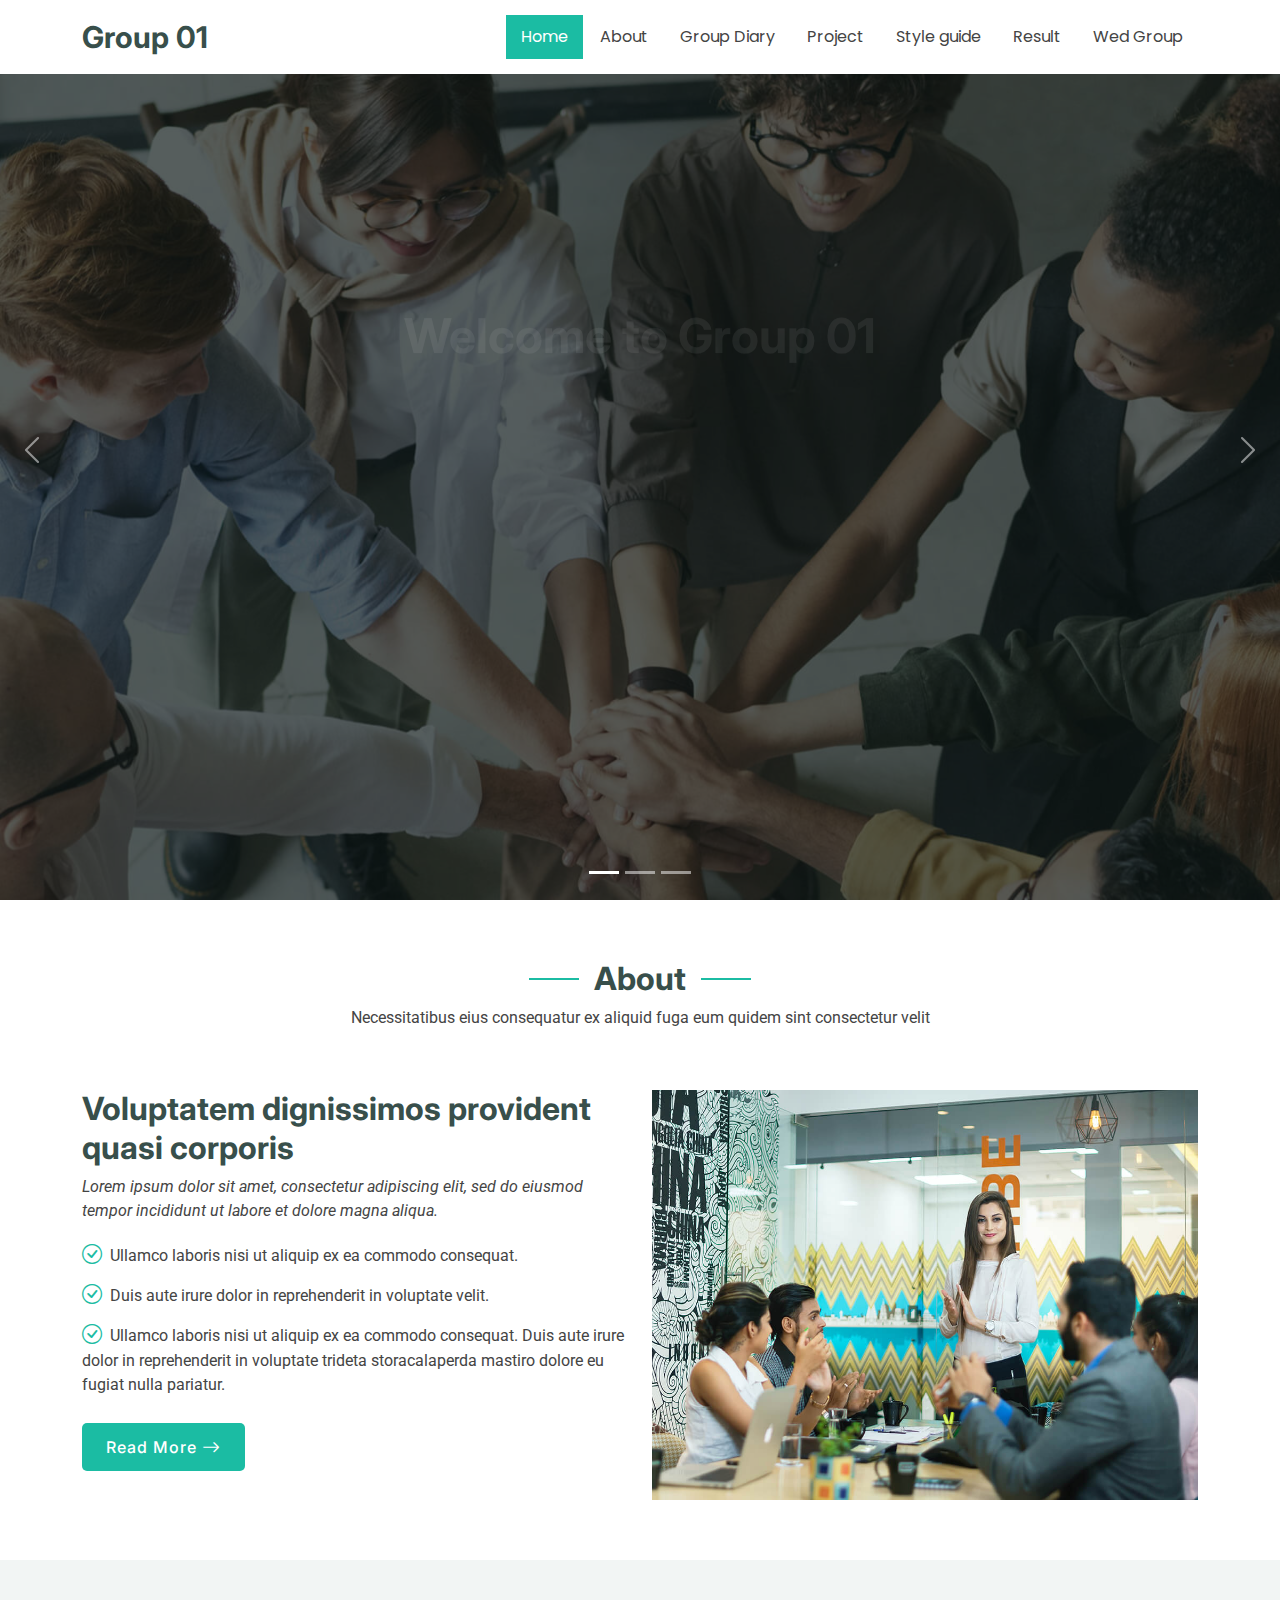
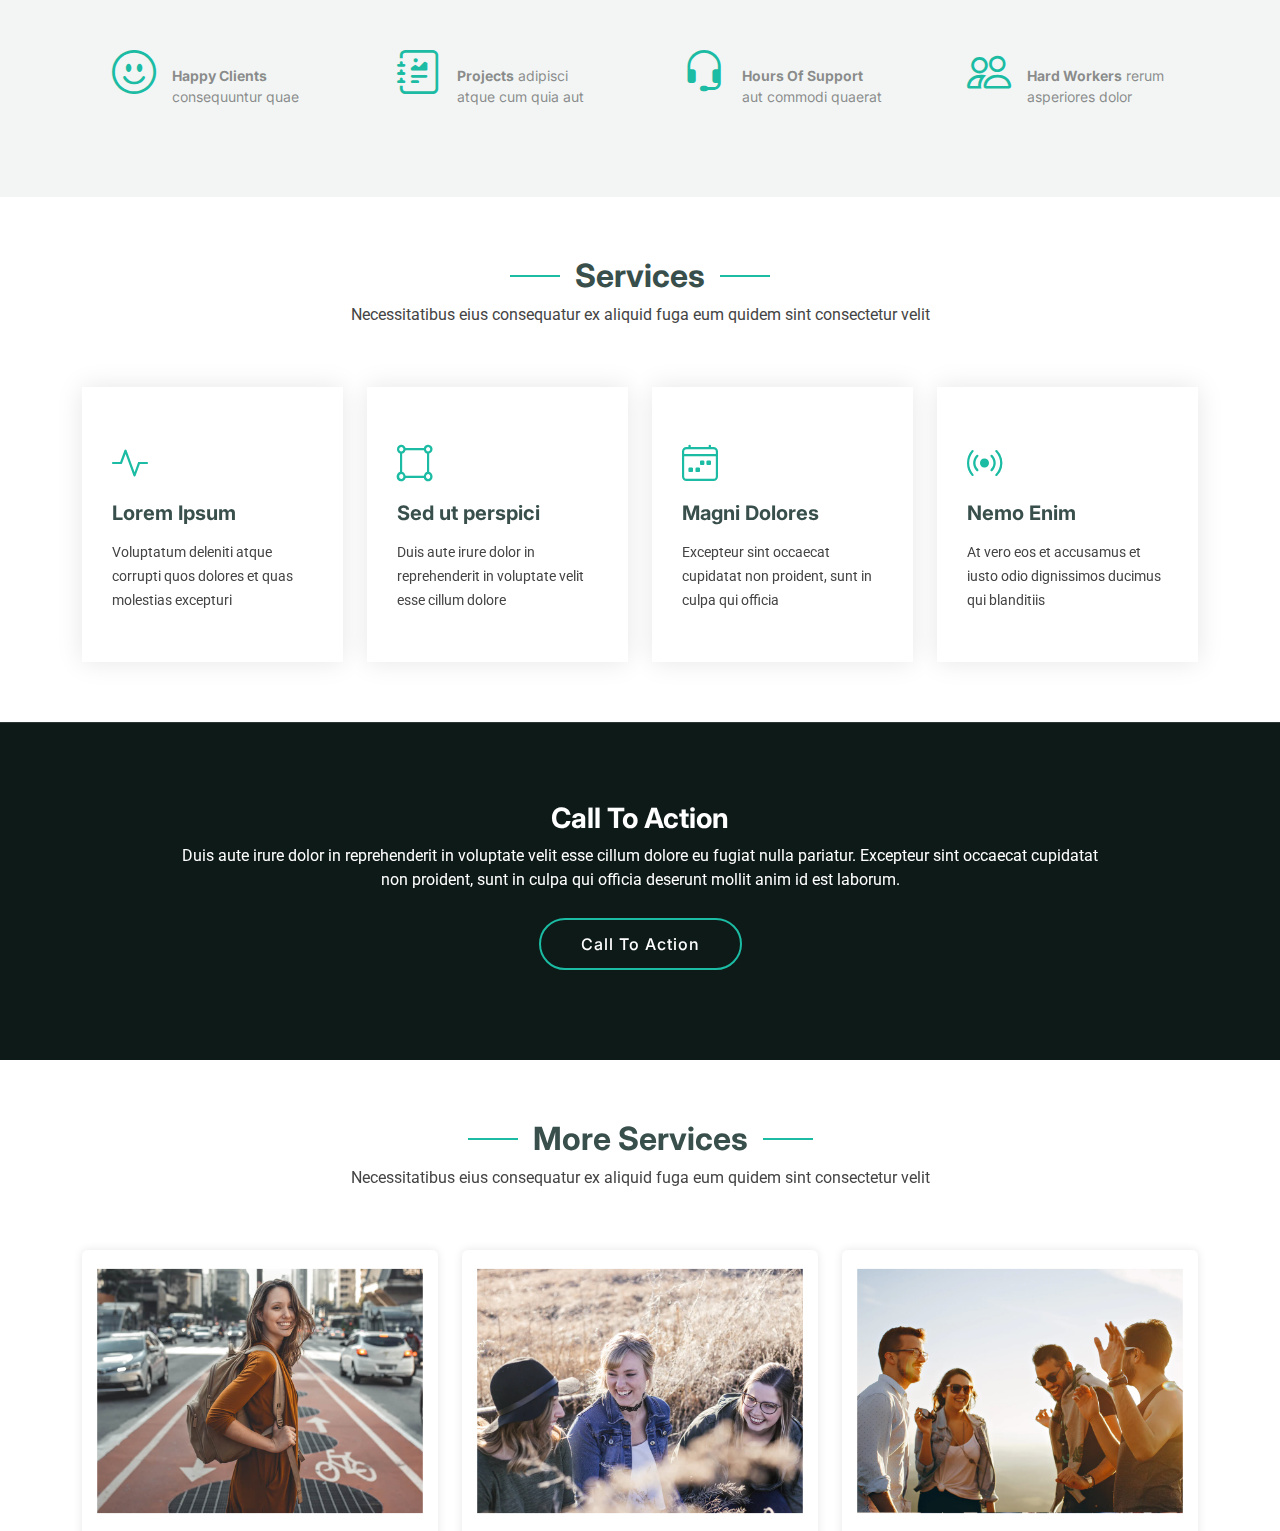
<file: index.html>
<!DOCTYPE html>
<html lang="en">
<head>
    <meta charset="UTF-8">
    <meta name="viewport" content="width=device-width, initial-scale=1.0">
    <title>Redirecting...</title>
    <meta http-equiv="refresh" content="0; url=home.html">
</head>
<body>
    <p>Redirecting to <a href="./home.html">your-page.html</a>...</p>
</body>
</html>
</file>
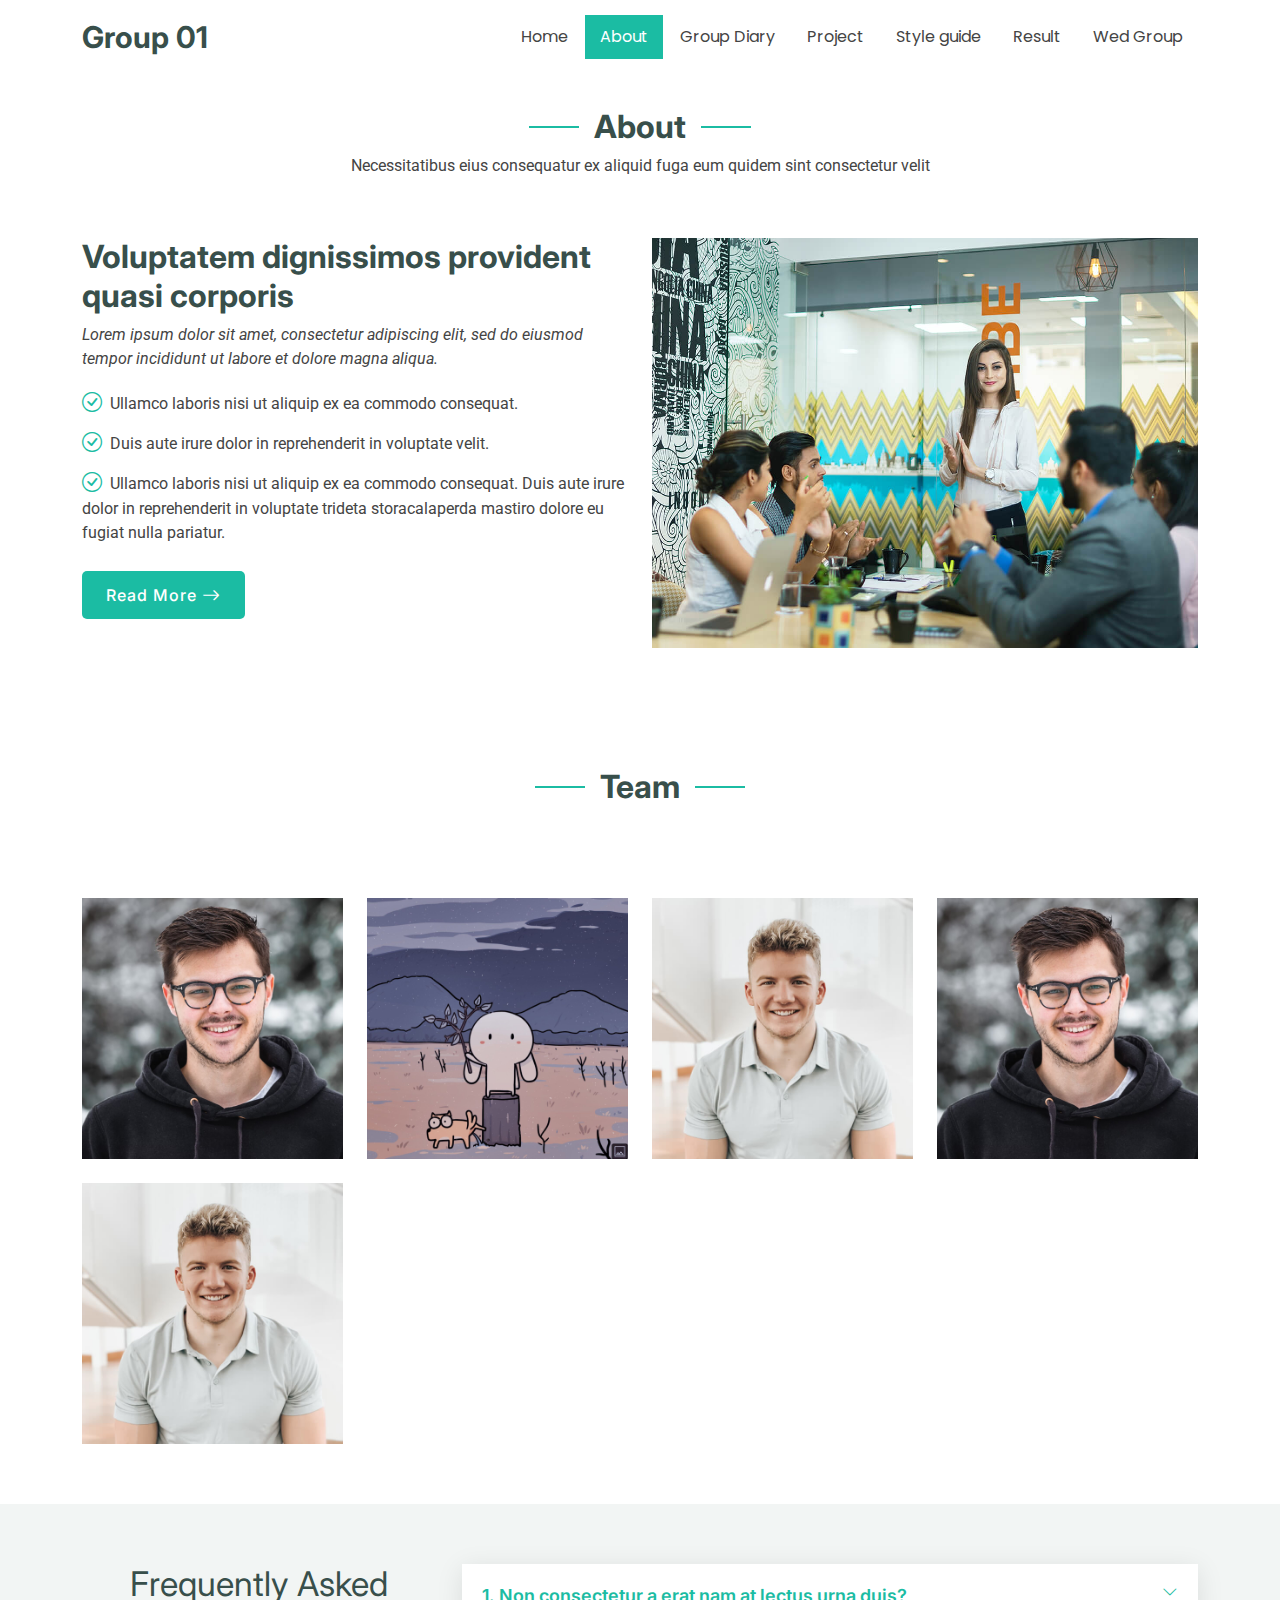
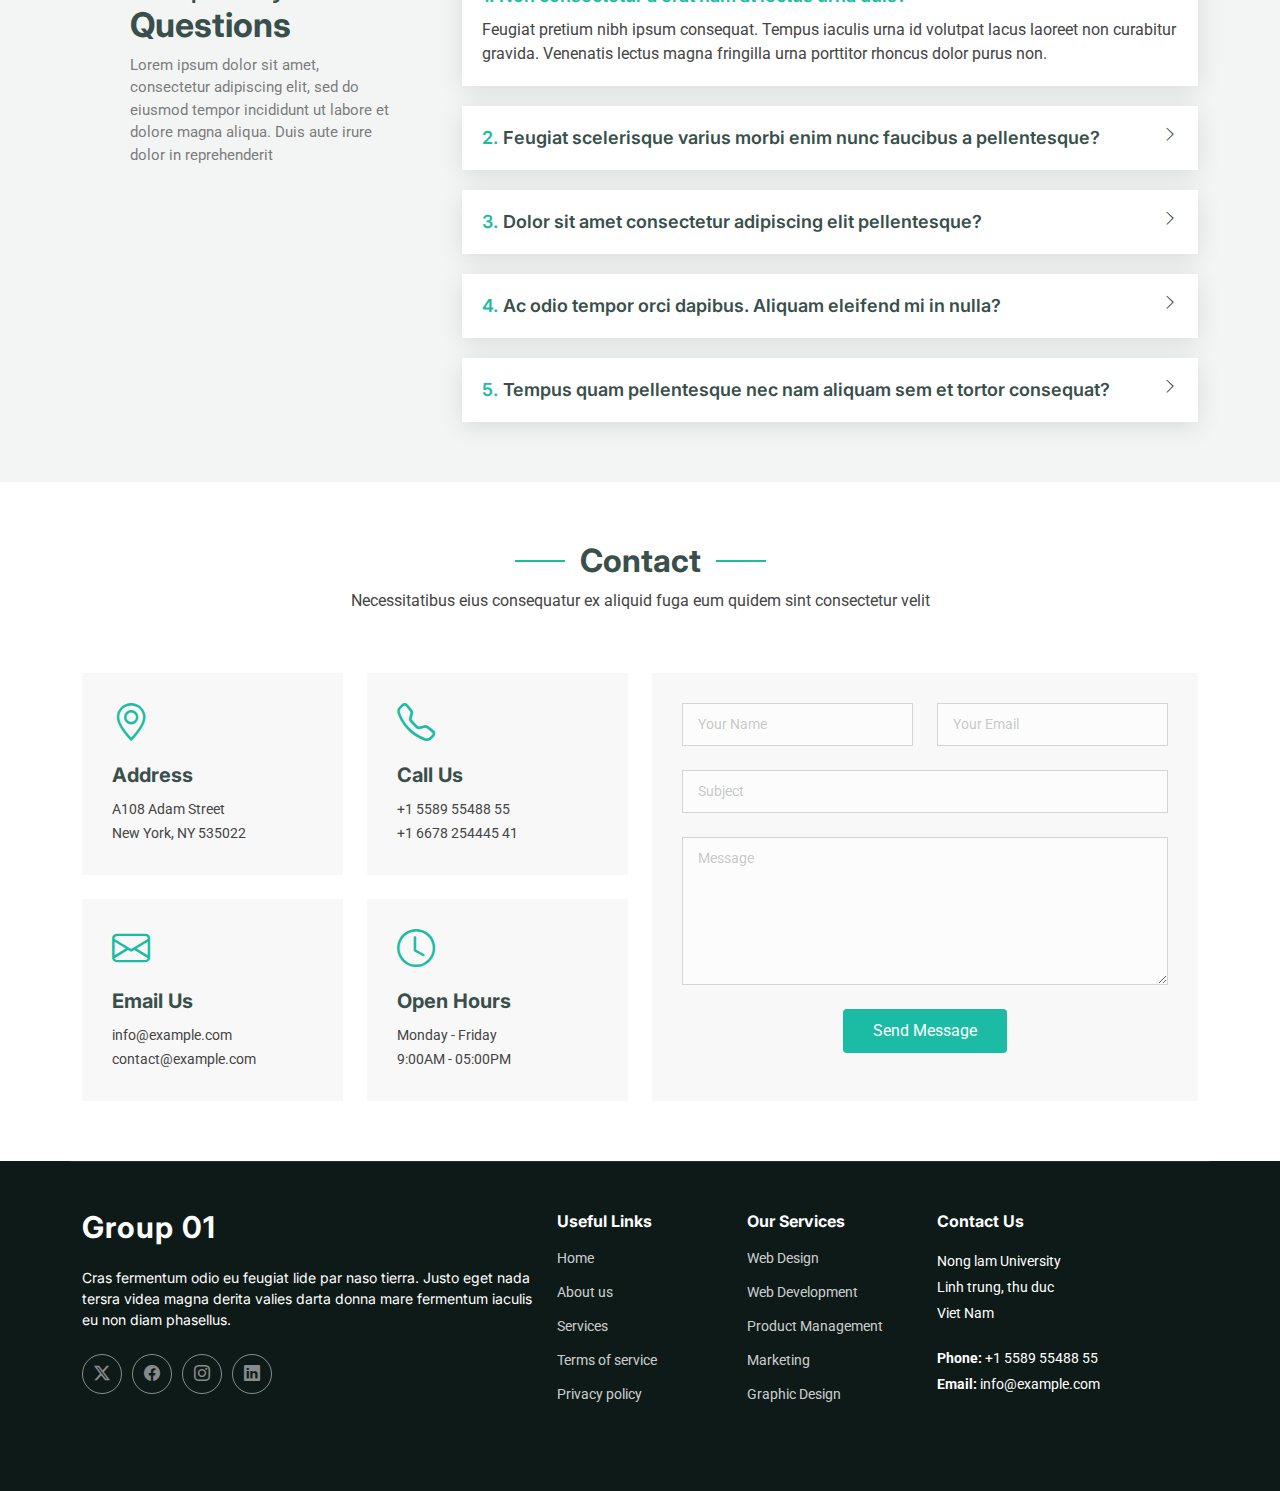
<file: about.html>
<!DOCTYPE html>
<html lang="en">

<head>
  <meta charset="utf-8">
  <meta content="width=device-width, initial-scale=1.0" name="viewport">
  <title>Group 01</title>
  <meta name="description" content="">
  <meta name="keywords" content="">

  <!-- Favicons -->
  <link href="assets/img/Group 01.png" rel="icon">
  <link href="assets/img/Group 01.png" rel="apple-touch-icon">

  <!-- Fonts -->
  <link href="https://fonts.googleapis.com" rel="preconnect">
  <link href="https://fonts.gstatic.com" rel="preconnect" crossorigin>
  <link href="https://fonts.googleapis.com/css2?family=Roboto:ital,wght@0,100;0,300;0,400;0,500;0,700;0,900;1,100;1,300;1,400;1,500;1,700;1,900&family=Poppins:ital,wght@0,100;0,200;0,300;0,400;0,500;0,600;0,700;0,800;0,900;1,100;1,200;1,300;1,400;1,500;1,600;1,700;1,800;1,900&family=Inter:wght@100;200;300;400;500;600;700;800;900&display=swap" rel="stylesheet">
  <link rel="stylesheet" href="https://cdn.jsdelivr.net/npm/bootstrap-icons@1.11.3/font/bootstrap-icons.min.css">
  <!-- Vendor CSS Files -->
  <link href="https://cdn.jsdelivr.net/npm/bootstrap@5.3.3/dist/css/bootstrap.min.css" rel="stylesheet" integrity="sha384-QWTKZyjpPEjISv5WaRU9OFeRpok6YctnYmDr5pNlyT2bRjXh0JMhjY6hW+ALEwIH" crossorigin="anonymous">


  <!-- Main CSS File -->
  <link href="assets/css/main.css" rel="stylesheet">

  <!-- =======================================================
  * Template Name: Shuffle
  * Template URL: https://bootstrapmade.com/bootstrap-3-one-page-template-free-shuffle/
  * Updated: Aug 07 2024 with Bootstrap v5.3.3
  * Author: BootstrapMade.com
  * License: https://bootstrapmade.com/license/
  ======================================================== -->
</head>

<body class="index-page">

  <header id="header" class="header d-flex align-items-center fixed-top">
    <div class="container-fluid container-xl position-relative d-flex align-items-center justify-content-between">

      <a href="home.html" class="logo d-flex align-items-center">
        <!-- Uncomment the line below if you also wish to use an image logo -->
        <!-- <img src="assets/img/logo.png" alt=""> -->
        <h1 class="sitename">Group 01</h1>
      </a>

      <nav id="navmenu" class="navmenu">
        <ul>
          <li><a href="./home.html" >Home</a></li>
          <li><a href="./about.html" class="active">About</a></li>
          <li><a href="./groupDiary.html" >Group Diary</a></li>
          <li><a href="./project.html" >Project</a></li>
          <li><a href="./styleguide.html">Style guide</a></li>
          <li><a href="./result.html">Result</a></li>
          <li><a href="https://vanhieurpk2022.github.io/hci2024group01/index.html">Wed Group</a></li>
        </ul>
     
        <i class="mobile-nav-toggle d-xl-none bi bi-list"></i>
      </nav>

    </div>
  </header>

  <main class="main">


    <!-- About Section -->
    <section id="about" class="about section">

      <!-- Section Title -->
      <div class="container section-title mt-5" data-aos="fade-up">
        <h2>About</h2>
        <p>Necessitatibus eius consequatur ex aliquid fuga eum quidem sint consectetur velit</p>
      </div><!-- End Section Title -->

      <div class="container">

        <div class="row gy-4">

          <div class="col-lg-6 order-1 order-lg-2" data-aos="fade-up" data-aos-delay="100">
            <img src="assets/img/about.jpg" class="img-fluid" alt="">
          </div>

          <div class="col-lg-6 order-2 order-lg-1 content" data-aos="fade-up" data-aos-delay="200">
            <h3>Voluptatem dignissimos provident quasi corporis</h3>
            <p class="fst-italic">
              Lorem ipsum dolor sit amet, consectetur adipiscing elit, sed do eiusmod tempor incididunt ut labore et dolore
              magna aliqua.
            </p>
            <ul>
              <li><i class="bi bi-check-circle"></i> <span>Ullamco laboris nisi ut aliquip ex ea commodo consequat.</span></li>
              <li><i class="bi bi-check-circle"></i> <span>Duis aute irure dolor in reprehenderit in voluptate velit.</span></li>
              <li><i class="bi bi-check-circle"></i> <span>Ullamco laboris nisi ut aliquip ex ea commodo consequat. Duis aute irure dolor in reprehenderit in voluptate trideta storacalaperda mastiro dolore eu fugiat nulla pariatur.</span></li>
            </ul>
            <a href="#" class="read-more"><span>Read More</span><i class="bi bi-arrow-right"></i></a>
          </div>

        </div>

      </div>

    </section><!-- /About Section -->

    <!-- Stats Section -->
    


   

    <!-- Team Section -->
    <section id="team" class="team section">

      <!-- Section Title -->
      <div class="container section-title" data-aos="fade-up">
        <h2>Team</h2>
        <p>Necessitatibus eius consequatur ex aliquid fuga eum quidem sint consectetur velit</p>
      </div><!-- End Section Title -->

      <div class="container">

        <div class="row gy-4">

          <div class="col-lg-3 col-md-6" data-aos="fade-up" data-aos-delay="100">
            <div class="member">
              <img src="assets/img/team/team-1.jpg" class="img-fluid" alt="">
              <div class="member-info">
                <div class="member-info-content">
                  <h4>Vi Văn Hiếu</h4>
                  <span>Leader</span>
                  <div class="social">
                   <a href="https://vanhieurpk2022.github.io/project_personal_23130109/" target="_blank"> <i class="bi bi-github"></i></a>
                  <a href="mailto:23130109@st.hcmuaf.edu.vn">  <i class="bi bi-envelope"></i></a>
                  </div>
                </div>
              </div>
            </div>
          </div><!-- End Team Member -->

          <div class="col-lg-3 col-md-6" data-aos="fade-up" data-aos-delay="200">
            <div class="member">
              <img src="assets/img/team/avtQ.jpg" class="img-fluid" alt="">
              <div class="member-info">
                <div class="member-info-content">
                  <h4>Đỗ Minh Quốc</h4>
                  <span>member</span>
                  <div class="social">
             <a href="https://mdquoc.github.io/MY_HCI/" target="_blank"><i class="bi bi-github"></i></a>
                <a href="maito:23130261@st.hcmuaf.edu.vn">    <i class="bi bi-envelope"></i></a>
                  </div>
                </div>
              </div>
            </div>
          </div><!-- End Team Member -->

          <div class="col-lg-3 col-md-6" data-aos="fade-up" data-aos-delay="300">
            <div class="member">
              <img src="assets/img/team/team-3.jpg" class="img-fluid" alt="">
              <div class="member-info">
                <div class="member-info-content">
                  <h4>Nguyễn Thành An</h4>
                  <span>member</span>
                  <div class="social">
                   <a href="https://thanhan1710.github.io/myweb/" target="_blank"> <i class="bi bi-github"></i></a>
                    <a href="mailto:23130001@st.hcmuaf.edu.vn"><i class="bi bi-envelope"></i></a>
                  </div>
                </div>
              </div>
            </div>
          </div><!-- End Team Member -->

          <div class="col-lg-3 col-md-6" data-aos="fade-up" data-aos-delay="400">
            <div class="member">
              <img src="assets/img/team/team-1.jpg" class="img-fluid" sizes="300" alt="">
              <div class="member-info">
                <div class="member-info-content">
                  <h4>Nguyễn Duy Khánh</h4>
                  <span>Member</span>
                  <div class="social">
               <a href="https://khanh28102005.github.io/khanh.github.com/" target="_blank">     <i class="bi bi-github"></i></a>
                   <a href="mailto:23130153@st.hcmuaf.edu.vn"> <i class="bi bi-envelope"></i></a>
                  </div>
                </div>
              </div>
            </div>
          </div><!-- End Team Member -->
          
          
          <div class="col-lg-3 col-md-6" data-aos="fade-up" data-aos -delay="200">
            <div class="member">
              <img src="assets/img/team/team-3.jpg" class="img-fluid" alt="">
              <div class="member-info">
                <div class="member-info-content">
                  <h4>Đoàn Huy Cương</h4>
                  <span>member</span>
                  <div class="social">
                    <a href="https://doanhuycuong1.github.io/HCI_DoanHuyCuong_23130035/" target="_blank">     <i class="bi bi-github"></i></a>

                 <a href="maito:23130035@st.hcmuaf.edu.vn">   <i class="bi bi-envelope"></i></a>
                
                  </div>
                </div>
              </div>
            </div>
          </div><!-- End Team Member -->
        </div>

      </div>

    </section><!-- /Team Section -->

    <!-- Faq Section -->
    <section id="faq" class="faq section light-background">

      <div class="container">

        <div class="row gy-4">

          <div class="col-lg-4" data-aos="fade-up" data-aos-delay="100">
            <div class="content px-xl-5">
              <h3><span>Frequently Asked </span><strong>Questions</strong></h3>
              <p>
                Lorem ipsum dolor sit amet, consectetur adipiscing elit, sed do eiusmod tempor incididunt ut labore et dolore magna aliqua. Duis aute irure dolor in reprehenderit
              </p>
            </div>
          </div>

          <div class="col-lg-8" data-aos="fade-up" data-aos-delay="200">

            <div class="faq-container">
              <div class="faq-item faq-active">
                <h3><span class="num">1.</span> <span>Non consectetur a erat nam at lectus urna duis?</span></h3>
                <div class="faq-content">
                  <p>Feugiat pretium nibh ipsum consequat. Tempus iaculis urna id volutpat lacus laoreet non curabitur gravida. Venenatis lectus magna fringilla urna porttitor rhoncus dolor purus non.</p>
                </div>
                <i class="faq-toggle bi bi-chevron-right"></i>
              </div><!-- End Faq item-->

              <div class="faq-item">
                <h3><span class="num">2.</span> <span>Feugiat scelerisque varius morbi enim nunc faucibus a pellentesque?</span></h3>
                <div class="faq-content">
                  <p>Dolor sit amet consectetur adipiscing elit pellentesque habitant morbi. Id interdum velit laoreet id donec ultrices. Fringilla phasellus faucibus scelerisque eleifend donec pretium. Est pellentesque elit ullamcorper dignissim. Mauris ultrices eros in cursus turpis massa tincidunt dui.</p>
                </div>
                <i class="faq-toggle bi bi-chevron-right"></i>
              </div><!-- End Faq item-->

              <div class="faq-item">
                <h3><span class="num">3.</span> <span>Dolor sit amet consectetur adipiscing elit pellentesque?</span></h3>
                <div class="faq-content">
                  <p>Eleifend mi in nulla posuere sollicitudin aliquam ultrices sagittis orci. Faucibus pulvinar elementum integer enim. Sem nulla pharetra diam sit amet nisl suscipit. Rutrum tellus pellentesque eu tincidunt. Lectus urna duis convallis convallis tellus. Urna molestie at elementum eu facilisis sed odio morbi quis</p>
                </div>
                <i class="faq-toggle bi bi-chevron-right"></i>
              </div><!-- End Faq item-->

              <div class="faq-item">
                <h3><span class="num">4.</span> <span>Ac odio tempor orci dapibus. Aliquam eleifend mi in nulla?</span></h3>
                <div class="faq-content">
                  <p>Dolor sit amet consectetur adipiscing elit pellentesque habitant morbi. Id interdum velit laoreet id donec ultrices. Fringilla phasellus faucibus scelerisque eleifend donec pretium. Est pellentesque elit ullamcorper dignissim. Mauris ultrices eros in cursus turpis massa tincidunt dui.</p>
                </div>
                <i class="faq-toggle bi bi-chevron-right"></i>
              </div><!-- End Faq item-->

              <div class="faq-item">
                <h3><span class="num">5.</span> <span>Tempus quam pellentesque nec nam aliquam sem et tortor consequat?</span></h3>
                <div class="faq-content">
                  <p>Molestie a iaculis at erat pellentesque adipiscing commodo. Dignissim suspendisse in est ante in. Nunc vel risus commodo viverra maecenas accumsan. Sit amet nisl suscipit adipiscing bibendum est. Purus gravida quis blandit turpis cursus in</p>
                </div>
                <i class="faq-toggle bi bi-chevron-right"></i>
              </div><!-- End Faq item-->

            </div>

          </div>
        </div>

      </div>

    </section><!-- /Faq Section -->

    <!-- Contact Section -->
    <section id="contact" class="contact section">

      <!-- Section Title -->
      <div class="container section-title" data-aos="fade-up">
        <h2>Contact</h2>
        <p>Necessitatibus eius consequatur ex aliquid fuga eum quidem sint consectetur velit</p>
      </div><!-- End Section Title -->

      <div class="container" data-aos="fade-up" data-aos-delay="100">

        <div class="row gy-4">

          <div class="col-lg-6">

            <div class="row gy-4">
              <div class="col-md-6">
                <div class="info-item" data-aos="fade" data-aos-delay="200">
                  <i class="bi bi-geo-alt"></i>
                  <h3>Address</h3>
                  <p>A108 Adam Street</p>
                  <p>New York, NY 535022</p>
                </div>
              </div><!-- End Info Item -->

              <div class="col-md-6">
                <div class="info-item" data-aos="fade" data-aos-delay="300">
                  <i class="bi bi-telephone"></i>
                  <h3>Call Us</h3>
                  <p>+1 5589 55488 55</p>
                  <p>+1 6678 254445 41</p>
                </div>
              </div><!-- End Info Item -->

              <div class="col-md-6">
                <div class="info-item" data-aos="fade" data-aos-delay="400">
                  <i class="bi bi-envelope"></i>
                  <h3>Email Us</h3>
                  <p>info@example.com</p>
                  <p>contact@example.com</p>
                </div>
              </div><!-- End Info Item -->

              <div class="col-md-6">
                <div class="info-item" data-aos="fade" data-aos-delay="500">
                  <i class="bi bi-clock"></i>
                  <h3>Open Hours</h3>
                  <p>Monday - Friday</p>
                  <p>9:00AM - 05:00PM</p>
                </div>
              </div><!-- End Info Item -->

            </div>

          </div>

          <div class="col-lg-6">
            <form action="forms/contact.php" method="post" class="php-email-form" data-aos="fade-up" data-aos-delay="200">
              <div class="row gy-4">

                <div class="col-md-6">
                  <input type="text" name="name" class="form-control" placeholder="Your Name" required="">
                </div>

                <div class="col-md-6 ">
                  <input type="email" class="form-control" name="email" placeholder="Your Email" required="">
                </div>

                <div class="col-12">
                  <input type="text" class="form-control" name="subject" placeholder="Subject" required="">
                </div>

                <div class="col-12">
                  <textarea class="form-control" name="message" rows="6" placeholder="Message" required=""></textarea>
                </div>

                <div class="col-12 text-center">
                  <div class="loading">Loading</div>
                  <div class="error-message"></div>
                  <div class="sent-message">Your message has been sent. Thank you!</div>

                  <button type="submit">Send Message</button>
                </div>

              </div>
            </form>
          </div><!-- End Contact Form -->

        </div>

      </div>

    </section><!-- /Contact Section -->

  </main>

  <footer id="footer" class="footer dark-background">

    <div class="container footer-top">
      <div class="row gy-4">
        <div class="col-lg-5 col-md-12 footer-about">
          <a href="home.html" class="logo d-flex align-items-center">
            <span class="sitename">Group 01</span>
          </a>
          <p>Cras fermentum odio eu feugiat lide par naso tierra. Justo eget nada tersra videa magna derita valies darta donna mare fermentum iaculis eu non diam phasellus.</p>
          <div class="social-links d-flex mt-4">
            <a href=""><i class="bi bi-twitter-x"></i></a>
            <a href=""><i class="bi bi-facebook"></i></a>
            <a href=""><i class="bi bi-instagram"></i></a>
            <a href=""><i class="bi bi-linkedin"></i></a>
          </div>
        </div>

        <div class="col-lg-2 col-6 footer-links">
          <h4>Useful Links</h4>
          <ul>
            <li><a href="#">Home</a></li>
            <li><a href="#">About us</a></li>
            <li><a href="#">Services</a></li>
            <li><a href="#">Terms of service</a></li>
            <li><a href="#">Privacy policy</a></li>
          </ul>
        </div>

        <div class="col-lg-2 col-6 footer-links">
          <h4>Our Services</h4>
          <ul>
            <li><a href="#">Web Design</a></li>
            <li><a href="#">Web Development</a></li>
            <li><a href="#">Product Management</a></li>
            <li><a href="#">Marketing</a></li>
            <li><a href="#">Graphic Design</a></li>
          </ul>
        </div>

        <div class="col-lg-3 col-md-12 footer-contact text-center text-md-start">
          <h4>Contact Us</h4>
          <p>Nong lam University</p>
          <p>Linh trung, thu duc</p>
          <p>Viet Nam</p>
          <p class="mt-4"><strong>Phone:</strong> <span>+1 5589 55488 55</span></p>
          <p><strong>Email:</strong> <span>info@example.com</span></p>
        </div>

      </div>
    </div>

    

  </footer>

  <!-- Scroll Top -->
  <a href="#" id="scroll-top" class="scroll-top d-flex align-items-center justify-content-center"><i class="bi bi-arrow-up-short"></i></a>

  <!-- Preloader -->
  <div id="preloader"></div>

  <!-- Vendor JS Files -->
  <script src="https://cdn.jsdelivr.net/npm/bootstrap@5.3.3/dist/js/bootstrap.bundle.min.js" integrity="sha384-YvpcrYf0tY3lHB60NNkmXc5s9fDVZLESaAA55NDzOxhy9GkcIdslK1eN7N6jIeHz" crossorigin="anonymous"></script>

  <!-- Main JS File -->
  <script src="assets/js/main.js"></script>

</body>

</html>
</file>
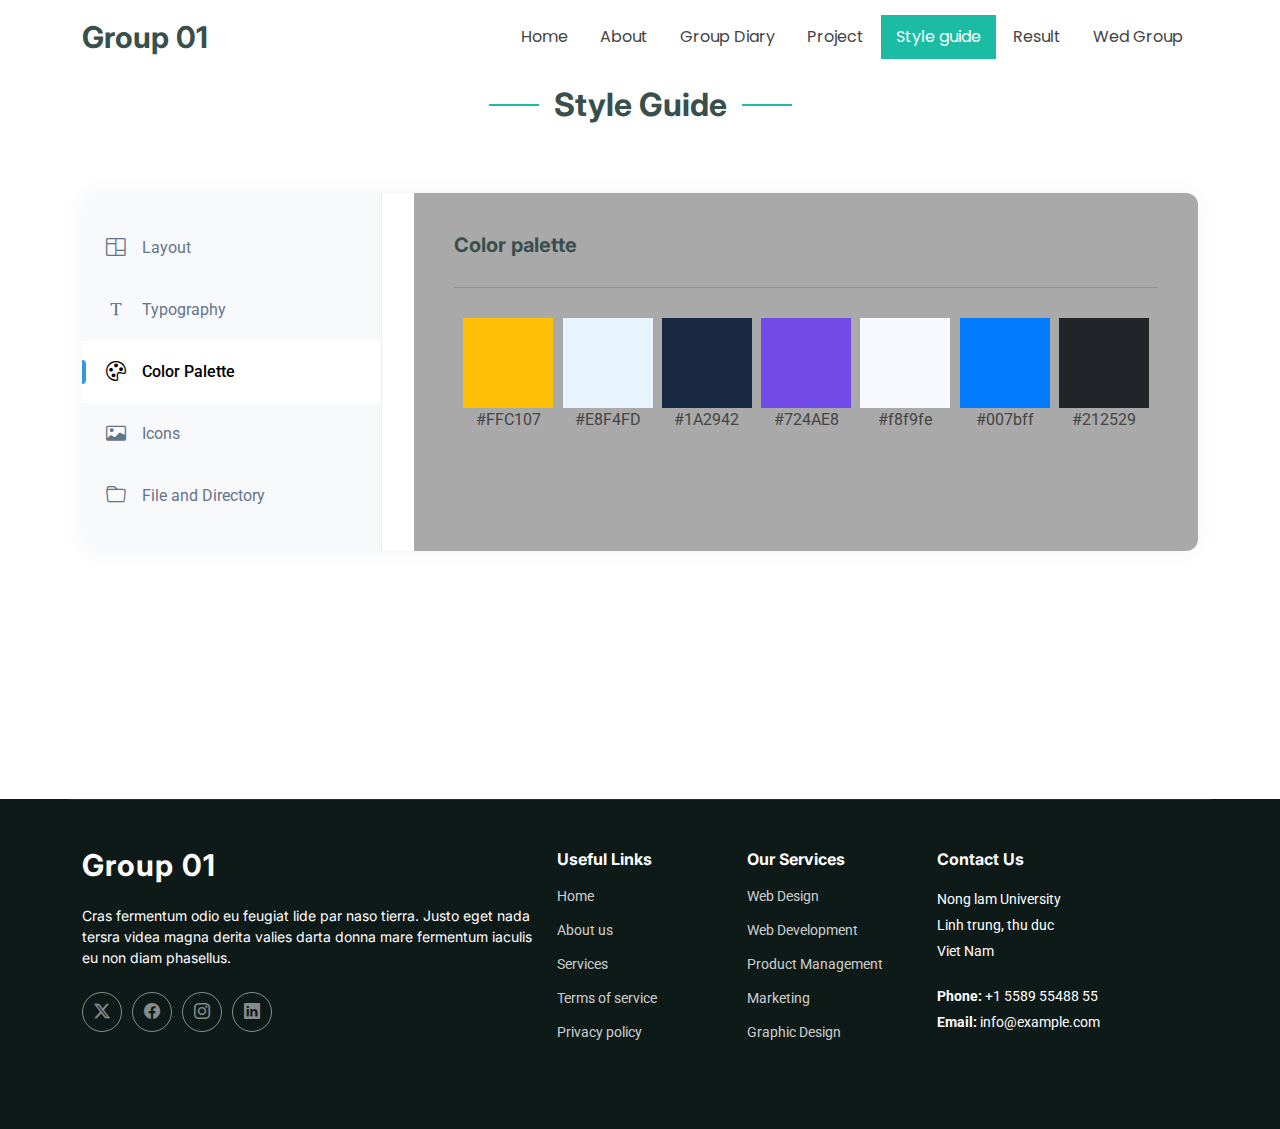
<file: colorpalette.html>
<!DOCTYPE html>
<html lang="en">

<head>
  <meta charset="utf-8">
  <meta content="width=device-width, initial-scale=1.0" name="viewport">
  <title>Group 01</title>
  <meta name="description" content="">
  <meta name="keywords" content="">

  <!-- Favicons -->
  <link href="assets/img/Group 01.png" rel="icon">
  <link href="assets/img/Group 01.png" rel="apple-touch-icon">

  <!-- Fonts -->
  <link href="https://fonts.googleapis.com" rel="preconnect">
  <link href="https://fonts.gstatic.com" rel="preconnect" crossorigin>
  <link
    href="https://fonts.googleapis.com/css2?family=Roboto:ital,wght@0,100;0,300;0,400;0,500;0,700;0,900;1,100;1,300;1,400;1,500;1,700;1,900&family=Poppins:ital,wght@0,100;0,200;0,300;0,400;0,500;0,600;0,700;0,800;0,900;1,100;1,200;1,300;1,400;1,500;1,600;1,700;1,800;1,900&family=Inter:wght@100;200;300;400;500;600;700;800;900&display=swap"
    rel="stylesheet">
  <link rel="stylesheet" href="https://cdn.jsdelivr.net/npm/bootstrap-icons@1.11.3/font/bootstrap-icons.min.css">
  <!-- Vendor CSS Files -->
  <link href="https://cdn.jsdelivr.net/npm/bootstrap@5.3.3/dist/css/bootstrap.min.css" rel="stylesheet"
    integrity="sha384-QWTKZyjpPEjISv5WaRU9OFeRpok6YctnYmDr5pNlyT2bRjXh0JMhjY6hW+ALEwIH" crossorigin="anonymous">

  <!-- Main CSS File -->
  <link href="assets/css/main.css" rel="stylesheet">
  <link href="assets/css/style.css" rel="stylesheet">

  <!-- =======================================================
  * Template Name: Shuffle
  * Template URL: https://bootstrapmade.com/bootstrap-3-one-page-template-free-shuffle/
  * Updated: Aug 07 2024 with Bootstrap v5.3.3
  * Author: BootstrapMade.com
  * License: https://bootstrapmade.com/license/
  ======================================================== -->
</head>

<body class="index-page">

  <header id="header" class="header d-flex align-items-center fixed-top">
    <div class="container-fluid container-xl position-relative d-flex align-items-center justify-content-between">

      <a href="home.html" class="logo d-flex align-items-center">
        <!-- Uncomment the line below if you also wish to use an image logo -->
        <!-- <img src="assets/img/logo.png" alt=""> -->
        <h1 class="sitename">Group 01</h1>
      </a>

      <nav id="navmenu" class="navmenu">
        <ul>
          <li><a href="./home.html">Home</a></li>
          <li><a href="./about.html">About</a></li>
          <li><a href="./groupDiary.html" >Group Diary</a></li>
          <li><a href="./project.html">Project</a></li>
          <li><a href="./styleguide.html" class="active">Style guide</a></li>
          <li><a href="./result.html">Result</a></li>
          <li><a href="https://vanhieurpk2022.github.io/hci2024group01/index.html">Wed Group</a></li>
        </ul>
        <i class="mobile-nav-toggle d-xl-none bi bi-list"></i>
      </nav>

    </div>
  </header>

  <main class="main">


    <div class="container py-5 " style="margin-top: 3%;">
      <div class="container section-title " data-aos="fade-up">
        <h2>Style Guide</h2>
      </div>
      <div class="content-wrapper">
        <div class="sidebar">
          <nav class="nav flex-column">
            <a href="./styleguide.html" class="nav-link ">
              <i class="bi bi-columns"></i>
              Layout
            </a>
            <a href="./typography.html" class="nav-link ">
              <i class="bi bi-fonts"></i>
              Typography
            </a>
            <a href="./colorpalette.html" class="nav-link active">
              <i class="bi bi-palette"></i>
              Color Palette
            </a>
            <a href="./icons.html" class="nav-link">
              <i class="bi bi-card-image"></i>
              Icons
            </a>
            <a href="./filedirectory.html" class="nav-link">
              <i class="bi bi-folder"></i>
              File and Directory
            </a>
          </nav>
        </div>

        <div class="content" style="background-color: darkgray;">
          <h2>Color palette</h2>
          <hr>
          <div class=" d-flex flex-row justify-content-evenly ">
            <!-- box 1 -->
              <div class="d-flex flex-column align-items-center">
                <div style="background-color: #FFC107; width: 90px; height: 90px;"> </div>
                <div>#FFC107</div>
              </div>

              <!-- box 2 -->
              <div class="d-flex flex-column align-items-center">
                <div style="background-color: #E8F4FD; width: 90px; height: 90px;"> </div>
                <div>#E8F4FD</div>
              </div>

                 <!-- box 3 -->
                 <div class="d-flex flex-column align-items-center">
                  <div style="background-color: #1A2942; width: 90px; height: 90px;"> </div>
                  <div>#1A2942</div>
                </div>

                   <!-- box 4 -->
              <div class="d-flex flex-column align-items-center">
                <div style="background-color: #724AE8; width: 90px; height: 90px;"> </div>
                <div>#724AE8</div>
              </div>
              
                 <!-- box 5 -->
                 <div class="d-flex flex-column align-items-center">
                  <div style="background-color: #f8f9fe; width: 90px; height: 90px;"> </div>
                  <div>#f8f9fe</div>
                </div>
               

                <!-- box 6 -->
                <div class="d-flex flex-column align-items-center">
                  <div style="background-color:  #007bff; width: 90px; height: 90px;"> </div>
                  <div> #007bff</div>
                </div>

                <!-- box 7 -->
                <div class="d-flex flex-column align-items-center">
                  <div style="background-color:  #212529; width: 90px; height: 90px;"> </div>
                  <div> #212529</div>
                </div>
          </div>
        </div>


        <!-- start container tabs -->

        <!-- ends Container nav_tabs -->
  </main>

  <footer id="footer" class="footer dark-background" style="margin-top: 200px;">

    <div class="container footer-top">
      <div class="row gy-4">
        <div class="col-lg-5 col-md-12 footer-about">
          <a href="home.html" class="logo d-flex align-items-center">
            <span class="sitename">Group 01</span>
          </a>
          <p>Cras fermentum odio eu feugiat lide par naso tierra. Justo eget nada tersra videa magna derita valies darta
            donna mare fermentum iaculis eu non diam phasellus.</p>
          <div class="social-links d-flex mt-4">
            <a href=""><i class="bi bi-twitter-x"></i></a>
            <a href=""><i class="bi bi-facebook"></i></a>
            <a href=""><i class="bi bi-instagram"></i></a>
            <a href=""><i class="bi bi-linkedin"></i></a>
          </div>
        </div>

        <div class="col-lg-2 col-6 footer-links">
          <h4>Useful Links</h4>
          <ul>
            <li><a href="#">Home</a></li>
            <li><a href="#">About us</a></li>
            <li><a href="#">Services</a></li>
            <li><a href="#">Terms of service</a></li>
            <li><a href="#">Privacy policy</a></li>
          </ul>
        </div>

        <div class="col-lg-2 col-6 footer-links">
          <h4>Our Services</h4>
          <ul>
            <li><a href="#">Web Design</a></li>
            <li><a href="#">Web Development</a></li>
            <li><a href="#">Product Management</a></li>
            <li><a href="#">Marketing</a></li>
            <li><a href="#">Graphic Design</a></li>
          </ul>
        </div>

        <div class="col-lg-3 col-md-12 footer-contact text-center text-md-start">
          <h4>Contact Us</h4>
          <p>Nong lam University</p>
          <p>Linh trung, thu duc</p>
          <p>Viet Nam</p>
          <p class="mt-4"><strong>Phone:</strong> <span>+1 5589 55488 55</span></p>
          <p><strong>Email:</strong> <span>info@example.com</span></p>
        </div>

      </div>
    </div>



  </footer>

  <!-- Scroll Top -->
  <a href="#" id="scroll-top" class="scroll-top d-flex align-items-center justify-content-center"><i
      class="bi bi-arrow-up-short"></i></a>

  <!-- Preloader -->
  <div id="preloader"></div>

  <!-- Vendor JS Files -->
  <script src="https://cdn.jsdelivr.net/npm/bootstrap@5.3.3/dist/js/bootstrap.bundle.min.js"
    integrity="sha384-YvpcrYf0tY3lHB60NNkmXc5s9fDVZLESaAA55NDzOxhy9GkcIdslK1eN7N6jIeHz"
    crossorigin="anonymous"></script>

  <!-- Main JS File -->
  <script src="assets/js/main.js"></script>

</body>

</html>
</file>
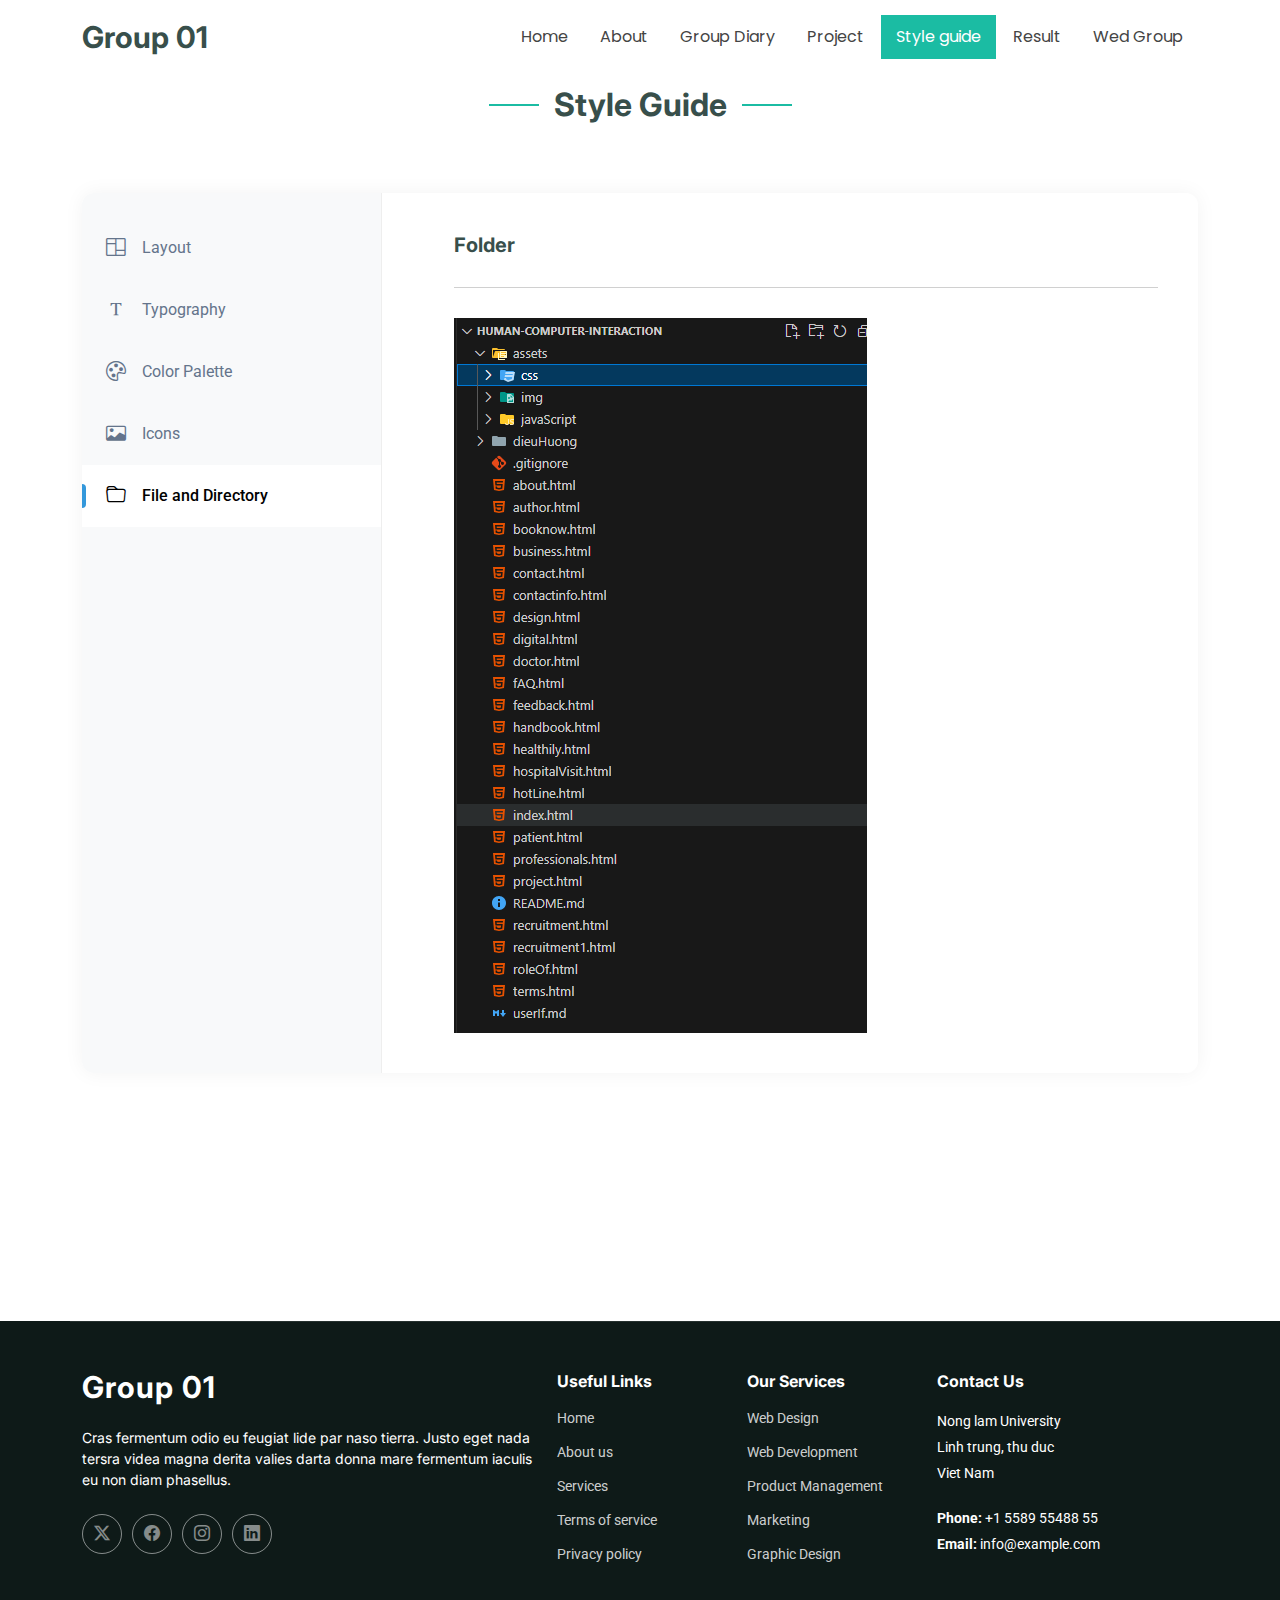
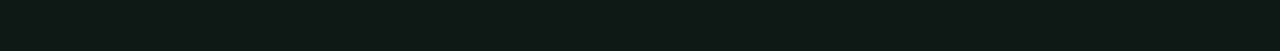
<file: filedirectory.html>
<!DOCTYPE html>
<html lang="en">

<head>
  <meta charset="utf-8">
  <meta content="width=device-width, initial-scale=1.0" name="viewport">
  <title>Group 01</title>
  <meta name="description" content="">
  <meta name="keywords" content="">

  <!-- Favicons -->
  <link href="assets/img/Group 01.png" rel="icon">
  <link href="assets/img/Group 01.png" rel="apple-touch-icon">

  <!-- Fonts -->
  <link href="https://fonts.googleapis.com" rel="preconnect">
  <link href="https://fonts.gstatic.com" rel="preconnect" crossorigin>
  <link
    href="https://fonts.googleapis.com/css2?family=Roboto:ital,wght@0,100;0,300;0,400;0,500;0,700;0,900;1,100;1,300;1,400;1,500;1,700;1,900&family=Poppins:ital,wght@0,100;0,200;0,300;0,400;0,500;0,600;0,700;0,800;0,900;1,100;1,200;1,300;1,400;1,500;1,600;1,700;1,800;1,900&family=Inter:wght@100;200;300;400;500;600;700;800;900&display=swap"
    rel="stylesheet">
  <link rel="stylesheet" href="https://cdn.jsdelivr.net/npm/bootstrap-icons@1.11.3/font/bootstrap-icons.min.css">
  <!-- Vendor CSS Files -->
  <link href="https://cdn.jsdelivr.net/npm/bootstrap@5.3.3/dist/css/bootstrap.min.css" rel="stylesheet"
    integrity="sha384-QWTKZyjpPEjISv5WaRU9OFeRpok6YctnYmDr5pNlyT2bRjXh0JMhjY6hW+ALEwIH" crossorigin="anonymous">

  <!-- Main CSS File -->
  <link href="assets/css/main.css" rel="stylesheet">
  <link href="assets/css/style.css" rel="stylesheet">

  <!-- =======================================================
  * Template Name: Shuffle
  * Template URL: https://bootstrapmade.com/bootstrap-3-one-page-template-free-shuffle/
  * Updated: Aug 07 2024 with Bootstrap v5.3.3
  * Author: BootstrapMade.com
  * License: https://bootstrapmade.com/license/
  ======================================================== -->
</head>

<body class="index-page">

  <header id="header" class="header d-flex align-items-center fixed-top">
    <div class="container-fluid container-xl position-relative d-flex align-items-center justify-content-between">

      <a href="home.html" class="logo d-flex align-items-center">
        <!-- Uncomment the line below if you also wish to use an image logo -->
        <!-- <img src="assets/img/logo.png" alt=""> -->
        <h1 class="sitename">Group 01</h1>
      </a>

      <nav id="navmenu" class="navmenu">
        <ul>
          <li><a href="./home.html">Home</a></li>
          <li><a href="./about.html">About</a></li>
          <li><a href="./groupDiary.html" >Group Diary</a></li>
          <li><a href="./project.html">Project</a></li>
          <li><a href="./styleguide.html" class="active">Style guide</a></li>
          <li><a href="./result.html">Result</a></li>
          <li><a href="https://vanhieurpk2022.github.io/hci2024group01/index.html">Wed Group</a></li>
        </ul>
        <i class="mobile-nav-toggle d-xl-none bi bi-list"></i>
      </nav>

    </div>
  </header>

  <main class="main">


    <div class="container py-5 " style="margin-top: 3%;">
      <div class="container section-title " data-aos="fade-up">
        <h2>Style Guide</h2>
      </div>
      <div class="content-wrapper">
        <div class="sidebar">
          <nav class="nav flex-column">
            <a href="./styleguide.html" class="nav-link ">
              <i class="bi bi-columns"></i>
              Layout
            </a>
            <a href="./typography.html" class="nav-link ">
              <i class="bi bi-fonts"></i>
              Typography
            </a>
            <a href="./colorpalette.html" class="nav-link">
              <i class="bi bi-palette"></i>
              Color Palette
            </a>
            <a href="./icons.html" class="nav-link">
              <i class="bi bi-card-image"></i>
              Icons
            </a>
            <a href="./filedirectory.html" class="nav-link active">
              <i class="bi bi-folder"></i>
              File and Directory
            </a>
          </nav>
        </div>

        <div class="content">
          <h2>Folder</h2>
          <hr>
          <div class=" d-flex flex-column ">
            <div>
              <img src="assets/img/filedirectory.png" alt="">
            </div>
          </div>
        </div>


        <!-- start container tabs -->

        <!-- ends Container nav_tabs -->
  </main>

  <footer id="footer" class="footer dark-background" style="margin-top: 200px;">

    <div class="container footer-top">
      <div class="row gy-4">
        <div class="col-lg-5 col-md-12 footer-about">
          <a href="home.html" class="logo d-flex align-items-center">
            <span class="sitename">Group 01</span>
          </a>
          <p>Cras fermentum odio eu feugiat lide par naso tierra. Justo eget nada tersra videa magna derita valies darta
            donna mare fermentum iaculis eu non diam phasellus.</p>
          <div class="social-links d-flex mt-4">
            <a href=""><i class="bi bi-twitter-x"></i></a>
            <a href=""><i class="bi bi-facebook"></i></a>
            <a href=""><i class="bi bi-instagram"></i></a>
            <a href=""><i class="bi bi-linkedin"></i></a>
          </div>
        </div>

        <div class="col-lg-2 col-6 footer-links">
          <h4>Useful Links</h4>
          <ul>
            <li><a href="#">Home</a></li>
            <li><a href="#">About us</a></li>
            <li><a href="#">Services</a></li>
            <li><a href="#">Terms of service</a></li>
            <li><a href="#">Privacy policy</a></li>
          </ul>
        </div>

        <div class="col-lg-2 col-6 footer-links">
          <h4>Our Services</h4>
          <ul>
            <li><a href="#">Web Design</a></li>
            <li><a href="#">Web Development</a></li>
            <li><a href="#">Product Management</a></li>
            <li><a href="#">Marketing</a></li>
            <li><a href="#">Graphic Design</a></li>
          </ul>
        </div>

        <div class="col-lg-3 col-md-12 footer-contact text-center text-md-start">
          <h4>Contact Us</h4>
          <p>Nong lam University</p>
          <p>Linh trung, thu duc</p>
          <p>Viet Nam</p>
          <p class="mt-4"><strong>Phone:</strong> <span>+1 5589 55488 55</span></p>
          <p><strong>Email:</strong> <span>info@example.com</span></p>
        </div>

      </div>
    </div>



  </footer>

  <!-- Scroll Top -->
  <a href="#" id="scroll-top" class="scroll-top d-flex align-items-center justify-content-center"><i
      class="bi bi-arrow-up-short"></i></a>

  <!-- Preloader -->
  <div id="preloader"></div>

  <!-- Vendor JS Files -->
  <script src="https://cdn.jsdelivr.net/npm/bootstrap@5.3.3/dist/js/bootstrap.bundle.min.js"
    integrity="sha384-YvpcrYf0tY3lHB60NNkmXc5s9fDVZLESaAA55NDzOxhy9GkcIdslK1eN7N6jIeHz"
    crossorigin="anonymous"></script>

  <!-- Main JS File -->
  <script src="assets/js/main.js"></script>

</body>

</html>
</file>
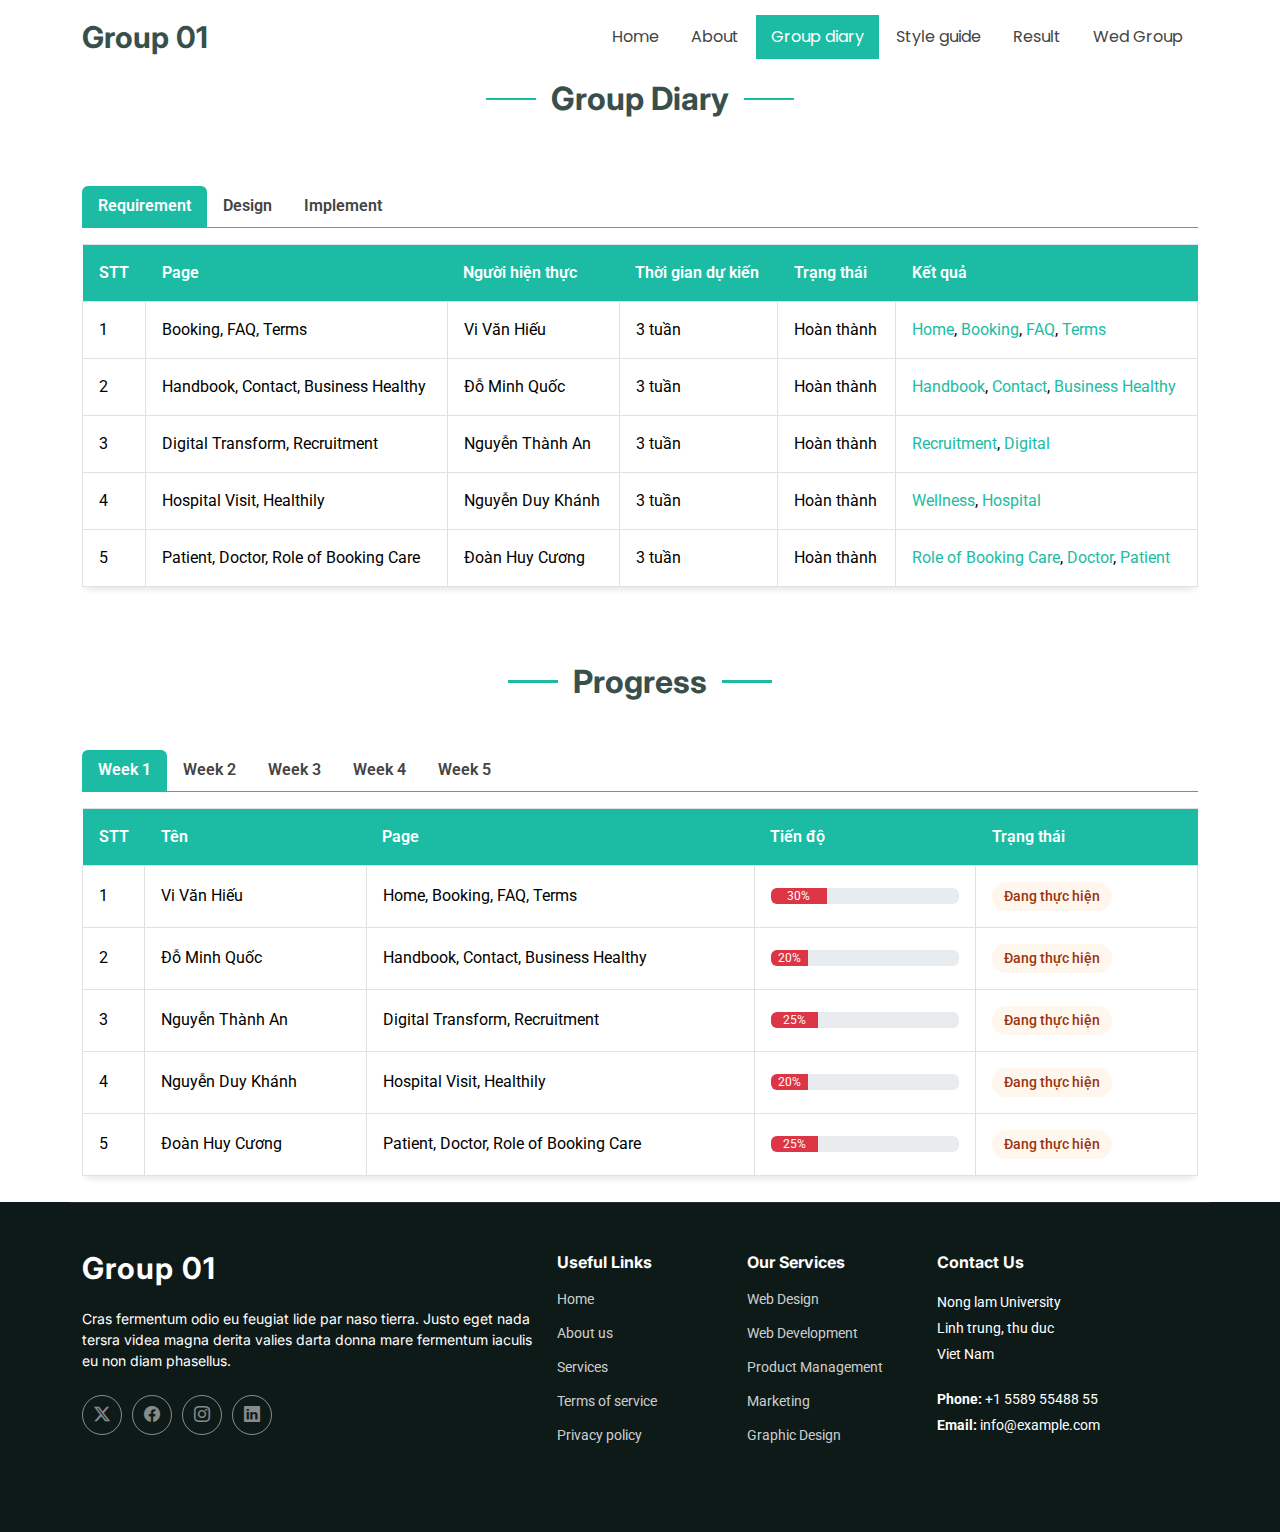
<file: groupdiagram.html>
<!DOCTYPE html>
<html lang="en">

<head>
  <meta charset="utf-8">
  <meta content="width=device-width, initial-scale=1.0" name="viewport">
  <title>Group 01</title>
  <meta name="description" content="">
  <meta name="keywords" content="">

  <!-- Favicons -->
  <link href="assets/img/Group 01.png" rel="icon">
  <link href="assets/img/Group 01.png" rel="apple-touch-icon">

  <!-- Fonts -->
  <link href="https://fonts.googleapis.com" rel="preconnect">
  <link href="https://fonts.gstatic.com" rel="preconnect" crossorigin>
  <link
    href="https://fonts.googleapis.com/css2?family=Roboto:ital,wght@0,100;0,300;0,400;0,500;0,700;0,900;1,100;1,300;1,400;1,500;1,700;1,900&family=Poppins:ital,wght@0,100;0,200;0,300;0,400;0,500;0,600;0,700;0,800;0,900;1,100;1,200;1,300;1,400;1,500;1,600;1,700;1,800;1,900&family=Inter:wght@100;200;300;400;500;600;700;800;900&display=swap"
    rel="stylesheet">
  <link rel="stylesheet" href="https://cdn.jsdelivr.net/npm/bootstrap-icons@1.11.3/font/bootstrap-icons.min.css">
  <!-- Vendor CSS Files -->
  <link href="https://cdn.jsdelivr.net/npm/bootstrap@5.3.3/dist/css/bootstrap.min.css" rel="stylesheet"
    integrity="sha384-QWTKZyjpPEjISv5WaRU9OFeRpok6YctnYmDr5pNlyT2bRjXh0JMhjY6hW+ALEwIH" crossorigin="anonymous">


  <!-- Main CSS File -->
  <link href="assets/css/main.css" rel="stylesheet">



</head>

<body class="index-page">

  <header id="header" class="header d-flex align-items-center fixed-top">
    <div class="container-fluid container-xl position-relative d-flex align-items-center justify-content-between">

      <a href="index.html" class="logo d-flex align-items-center">
        <!-- Uncomment the line below if you also wish to use an image logo -->
        <!-- <img src="assets/img/logo.png" alt=""> -->
        <h1 class="sitename">Group 01</h1>
      </a>

      <nav id="navmenu" class="navmenu">
        <ul>
          <li><a href="./index.html">Home</a></li>
          <li><a href="./about.html">About</a></li>
          <li><a href="./groupdiagram.html" class="active">Group diary</a></li>
          <li><a href="./styleguide.html">Style guide</a></li>
          <li><a href="./result.html">Result</a></li>
          <li><a href="https://vanhieurpk2022.github.io/hci2024group01/index.html">Wed Group</a></li>
        </ul>
        <i class="mobile-nav-toggle d-xl-none bi bi-list"></i>
      </nav>

    </div>
  </header>

  <main style="margin-top: 80px">
    <div class="container">
      <div class="section-title">
        <h2>Group Diary</h2>
      </div>

      <ul class="nav nav-tabs">
        <li class="nav-item">
          <a class="nav-link active" href="#">Requirement</a>
        </li>
        <li class="nav-item">
          <a class="nav-link" href="./design.html">Design</a>
        </li>
        <li class="nav-item">
          <a class="nav-link" href="./implement.html">Implement</a>
        </li>
      </ul>

      <div class="table-responsive mt-3">
        <table class="table table-bordered">
          <thead>
            <tr>
              <th>STT</th>
              <th>Page</th>
              <th>Người hiện thực</th>
              <th>Thời gian dự kiến</th>
              <th>Trạng thái</th>
              <th>Kết quả</th>
            </tr>
          </thead>
          <tbody>
            <tr>
              <td>1</td>
              <td>Booking, FAQ, Terms</td>
              <td>Vi Văn Hiếu</td>
              <td>3 tuần</td>
              <td>Hoàn thành</td>
              <td>
                <a href="https://vanhieurpk2022.github.io/hci2024group01/index.html">Home</a>,
                <a href="https://vanhieurpk2022.github.io/hci2024group01/booknow.html">Booking</a>,
                <a href="https://vanhieurpk2022.github.io/hci2024group01/fAQ.html">FAQ</a>,
                <a href="https://vanhieurpk2022.github.io/hci2024group01/terms.html">Terms</a>
              </td>
            </tr>
            <tr>
              <td>2</td>
              <td>Handbook, Contact, Business Healthy</td>
              <td>Đỗ Minh Quốc</td>
              <td>3 tuần</td>
              <td>Hoàn thành</td>
              <td>
                <a href="https://vanhieurpk2022.github.io/hci2024group01/handbook.html">Handbook</a>,
                <a href="https://vanhieurpk2022.github.io/hci2024group01/contact.html">Contact</a>,
                <a href="https://vanhieurpk2022.github.io/hci2024group01/business.html">Business Healthy</a>
              </td>
            </tr>
            <tr>
              <td>3</td>
              <td>Digital Transform, Recruitment</td>
              <td>Nguyễn Thành An</td>
              <td>3 tuần</td>
              <td>Hoàn thành</td>
              <td>
                <a href="https://vanhieurpk2022.github.io/hci2024group01/Recruitment.html">Recruitment</a>,
                <a href="https://vanhieurpk2022.github.io/hci2024group01/digital.html">Digital</a>
              </td>
            </tr>
            <tr>
              <td>4</td>
              <td>Hospital Visit, Healthily</td>
              <td>Nguyễn Duy Khánh</td>
              <td>3 tuần</td>
              <td>Hoàn thành</td>
              <td>
                <a href="https://vanhieurpk2022.github.io/hci2024group01/Healthily.html">Wellness</a>,
                <a href="https://vanhieurpk2022.github.io/hci2024group01/HospitalVisit.html">Hospital</a>
              </td>
            </tr>
            <tr>
              <td>5</td>
              <td>Patient, Doctor, Role of Booking Care</td>
              <td>Đoàn Huy Cương</td>
              <td>3 tuần</td>
              <td>Hoàn thành</td>
              <td>
                <a href="https://vanhieurpk2022.github.io/hci2024group01/roleOf.html">Role of Booking Care</a>,
                <a href="https://vanhieurpk2022.github.io/hci2024group01/doctor.html">Doctor</a>,
                <a href="https://vanhieurpk2022.github.io/hci2024group01/patient.html">Patient</a>
              </td>
            </tr>
          </tbody>
        </table>
      </div>
      <div class="section-titleSecond">
        <h2>Progress</h2>
      </div>
      <div class="mt-5">
        <ul class="nav nav-tabs" id="weekTabs" role="tablist">
          <li class="nav-item" role="presentation">
            <button class="nav-link active" data-bs-toggle="tab" data-bs-target="#week1" type="button">Week 1</button>
          </li>
          <li class="nav-item" role="presentation">
            <button class="nav-link" data-bs-toggle="tab" data-bs-target="#week2" type="button">Week 2</button>
          </li>
          <li class="nav-item" role="presentation">
            <button class="nav-link" data-bs-toggle="tab" data-bs-target="#week3" type="button">Week 3</button>
          </li>
          <li class="nav-item" role="presentation">
            <button class="nav-link" data-bs-toggle="tab" data-bs-target="#week4" type="button">Week 4</button>
          </li>
          <li class="nav-item" role="presentation">
            <button class="nav-link" data-bs-toggle="tab" data-bs-target="#week5" type="button">Week 5</button>
          </li>
        </ul>

        <div class="tab-content" id="weekTabContent">
          <!-- Week 1 -->
          <div class="tab-pane fade show active" id="week1">
            <div class="table-responsive mt-3">
              <table class="table table-bordered">
                <thead>
                  <tr>
                    <th style="width: 5%">STT</th>
                    <th style="width: 20%">Tên</th>
                    <th style="width: 35%">Page</th>
                    <th style="width: 20%">Tiến độ</th>
                    <th style="width: 20%">Trạng thái</th>
                  </tr>
                </thead>
                <tbody>
                  <tr>
                    <td>1</td>
                    <td>Vi Văn Hiếu</td>
                    <td>Home, Booking, FAQ, Terms</td>
                    <td>
                      <div class="progress">
                        <div class="progress-bar bg-danger" style="width: 30%">30%</div>
                      </div>
                    </td>
                    <td>
                      <span class="status-badge status-in-progress">Đang thực hiện</span>
                    </td>
                  </tr>
                  <tr>
                    <td>2</td>
                    <td>Đỗ Minh Quốc</td>
                    <td>Handbook, Contact, Business Healthy</td>
                    <td>
                      <div class="progress">
                        <div class="progress-bar bg-danger" style="width: 20%">20%</div>
                      </div>
                    </td>
                    <td>
                      <span class="status-badge status-in-progress">Đang thực hiện</span>
                    </td>
                  </tr>
                  <tr>
                    <td>3</td>
                    <td>Nguyễn Thành An</td>
                    <td>Digital Transform, Recruitment</td>
                    <td>
                      <div class="progress">
                        <div class="progress-bar bg-danger" style="width: 25%">25%</div>
                      </div>
                    </td>
                    <td>
                      <span class="status-badge status-in-progress">Đang thực hiện</span>
                    </td>
                  </tr>
                  <tr>
                    <td>4</td>
                    <td>Nguyễn Duy Khánh</td>
                    <td>Hospital Visit, Healthily</td>
                    <td>
                      <div class="progress">
                        <div class="progress-bar bg-danger" style="width: 20%">20%</div>
                      </div>
                    </td>
                    <td>
                      <span class="status-badge status-in-progress">Đang thực hiện</span>
                    </td>
                  </tr>
                  <tr>
                    <td>5</td>
                    <td>Đoàn Huy Cương</td>
                    <td>Patient, Doctor, Role of Booking Care</td>
                    <td>
                      <div class="progress">
                        <div class="progress-bar bg-danger" style="width: 25%">25%</div>
                      </div>
                    </td>
                    <td>
                      <span class="status-badge status-in-progress">Đang thực hiện</span>
                    </td>
                  </tr>
                </tbody>
              </table>
            </div>
          </div>

          <!-- Week 2-5 -->
          <div class="tab-pane fade" id="week2">
            <!-- Similar table structure for Week 2 -->
            <div class="table-responsive mt-3">
              <table class="table table-bordered">
                <thead>
                  <tr>
                    <th style="width: 5%">STT</th>
                    <th style="width: 20%">Tên</th>
                    <th style="width: 35%">Page</th>
                    <th style="width: 20%">Tiến độ</th>
                    <th style="width: 20%">Trạng thái</th>
                  </tr>
                </thead>
                <tbody>
                  <tr>
                    <td>1</td>
                    <td>Vi Văn Hiếu</td>
                    <td>Home, Booking, FAQ, Terms</td>
                    <td>
                      <div class="progress">
                        <div class="progress-bar bg-warning" style="width: 45%">45%</div>
                      </div>
                    </td>
                    <td>
                      <span class="status-badge status-in-progress">Đang thực hiện</span>
                    </td>
                  </tr>
                  <tr>
                    <td>2</td>
                    <td>Đỗ Minh Quốc</td>
                    <td>Handbook, Contact, Business Healthy</td>
                    <td>
                      <div class="progress">
                        <div class="progress-bar bg-warning" style="width: 40%">40%</div>
                      </div>
                    </td>
                    <td>
                      <span class="status-badge status-in-progress">Đang thực hiện</span>
                    </td>
                  </tr>
                  <tr>
                    <td>3</td>
                    <td>Nguyễn Thành An</td>
                    <td>Digital Transform, Recruitment</td>
                    <td>
                      <div class="progress">
                        <div class="progress-bar bg-warning" style="width: 45%">45%</div>
                      </div>
                    </td>
                    <td>
                      <span class="status-badge status-in-progress">Đang thực hiện</span>
                    </td>
                  </tr>
                  <tr>
                    <td>4</td>
                    <td>Nguyễn Duy Khánh</td>
                    <td>Hospital Visit, Healthily</td>
                    <td>
                      <div class="progress">
                        <div class="progress-bar bg-warning" style="width: 40%">40%</div>
                      </div>
                    </td>
                    <td>
                      <span class="status-badge status-in-progress">Đang thực hiện</span>
                    </td>
                  </tr>
                  <tr>
                    <td>5</td>
                    <td>Đoàn Huy Cương</td>
                    <td>Patient, Doctor, Role of Booking Care</td>
                    <td>
                      <div class="progress">
                        <div class="progress-bar bg-warning" style="width: 35%">35%</div>
                      </div>
                    </td>
                    <td>
                      <span class="status-badge status-in-progress">Đang thực hiện</span>
                    </td>
                  </tr>
                </tbody>
              </table>
            </div>
          </div>
          <div class="tab-pane fade" id="week3">
            <!-- Similar table structure for Week 3 -->
            <div class="table-responsive mt-3">
              <table class="table table-bordered">
                <thead>
                  <tr>
                    <th style="width: 5%">STT</th>
                    <th style="width: 20%">Tên</th>
                    <th style="width: 35%">Page</th>
                    <th style="width: 20%">Tiến độ</th>
                    <th style="width: 20%">Trạng thái</th>
                  </tr>
                </thead>
                <tbody>
                  <tr>
                    <td>1</td>
                    <td>Vi Văn Hiếu</td>
                    <td>Home, Booking, FAQ, Terms</td>
                    <td>
                      <div class="progress">
                        <div class="progress-bar bg-info" style="width: 65%">65%</div>
                      </div>
                    </td>
                    <td>
                      <span class="status-badge status-in-progress">Đang thực hiện</span>
                    </td>
                  </tr>
                  <tr>
                    <td>2</td>
                    <td>Đỗ Minh Quốc</td>
                    <td>Handbook, Contact, Business Healthy</td>
                    <td>
                      <div class="progress">
                        <div class="progress-bar bg-warning" style="width: 60%">60%</div>
                      </div>
                    </td>
                    <td>
                      <span class="status-badge status-in-progress">Đang thực hiện</span>
                    </td>
                  </tr>
                  <tr>
                    <td>3</td>
                    <td>Nguyễn Thành An</td>
                    <td>Digital Transform, Recruitment</td>
                    <td>
                      <div class="progress">
                        <div class="progress-bar bg-warning" style="width: 50%">50%</div>
                      </div>
                    </td>
                    <td>
                      <span class="status-badge status-in-progress">Đang thực hiện</span>
                    </td>
                  </tr>
                  <tr>
                    <td>4</td>
                    <td>Nguyễn Duy Khánh</td>
                    <td>Hospital Visit, Healthily</td>
                    <td>
                      <div class="progress">
                        <div class="progress-bar bg-warning" style="width: 60%">60%</div>
                      </div>
                    </td>
                    <td>
                      <span class="status-badge status-in-progress">Đang thực hiện</span>
                    </td>
                  </tr>
                  <tr>
                    <td>5</td>
                    <td>Đoàn Huy Cương</td>
                    <td>Patient, Doctor, Role of Booking Care</td>
                    <td>
                      <div class="progress">
                        <div class="progress-bar bg-warning" style="width: 55%">55%</div>
                      </div>
                    </td>
                    <td>
                      <span class="status-badge status-in-progress">Đang thực hiện</span>
                    </td>
                  </tr>
                </tbody>
              </table>
            </div>
          </div>
          <div class="tab-pane fade" id="week4">
            <!-- Similar table structure for Week 4 -->
            <div class="table-responsive mt-3">
              <table class="table table-bordered">
                <thead>
                  <tr>
                    <th style="width: 5%">STT</th>
                    <th style="width: 20%">Tên</th>
                    <th style="width: 35%">Page</th>
                    <th style="width: 20%">Tiến độ</th>
                    <th style="width: 20%">Trạng thái</th>
                  </tr>
                </thead>
                <tbody>
                  <tr>
                    <td>1</td>
                    <td>Vi Văn Hiếu</td>
                    <td>Home, Booking, FAQ, Terms</td>
                    <td>
                      <div class="progress">
                        <div class="progress-bar bg-primary" style="width: 90%">90%</div>
                      </div>
                    </td>
                    <td>
                      <span class="status-badge status-in-progress">Đang thực hiện</span>
                    </td>
                  </tr>
                  <tr>
                    <td>2</td>
                    <td>Đỗ Minh Quốc</td>
                    <td>Handbook, Contact, Business Healthy</td>
                    <td>
                      <div class="progress">
                        <div class="progress-bar bg-info" style="width: 85%">85%</div>
                      </div>
                    </td>
                    <td>
                      <span class="status-badge status-in-progress">Đang thực hiện</span>
                    </td>
                  </tr>
                  <tr>
                    <td>3</td>
                    <td>Nguyễn Thành An</td>
                    <td>Digital Transform, Recruitment</td>
                    <td>
                      <div class="progress">
                        <div class="progress-bar bg-info" style="width: 75%">75%</div>
                      </div>
                    </td>
                    <td>
                      <span class="status-badge status-in-progress">Đang thực hiện</span>
                    </td>
                  </tr>
                  <tr>
                    <td>4</td>
                    <td>Nguyễn Duy Khánh</td>
                    <td>Hospital Visit, Healthily</td>
                    <td>
                      <div class="progress">
                        <div class="progress-bar bg-info" style="width: 80%">80%</div>
                      </div>
                    </td>
                    <td>
                      <span class="status-badge status-in-progress">Đang thực hiện</span>
                    </td>
                  </tr>
                  <tr>
                    <td>5</td>
                    <td>Đoàn Huy Cương</td>
                    <td>Patient, Doctor, Role of Booking Care</td>
                    <td>
                      <div class="progress">
                        <div class="progress-bar bg-info" style="width: 70%">70%</div>
                      </div>
                    </td>
                    <td>
                      <span class="status-badge status-in-progress">Đang thực hiện</span>
                    </td>
                  </tr>
                </tbody>
              </table>
            </div>
          </div>
          <div class="tab-pane fade" id="week5">
            <!-- Similar table structure for Week 5 -->
            <div class="table-responsive mt-3">
              <table class="table table-bordered">
                <thead>
                  <tr>
                    <th style="width: 5%">STT</th>
                    <th style="width: 20%">Tên</th>
                    <th style="width: 35%">Page</th>
                    <th style="width: 20%">Tiến độ</th>
                    <th style="width: 20%">Trạng thái</th>
                  </tr>
                </thead>
                <tbody>
                  <tr>
                    <td>1</td>
                    <td>Vi Văn Hiếu</td>
                    <td>Home, Booking, FAQ, Terms</td>
                    <td>
                      <div class="progress">
                        <div class="progress-bar bg-success" style="width: 100%">100%</div>
                      </div>
                    </td>
                    <td>
                      <span class="status-badge status-completed">Hoàn thành</span>
                    </td>
                  </tr>
                  <tr>
                    <td>2</td>
                    <td>Đỗ Minh Quốc</td>
                    <td>Handbook, Contact, Business Healthy</td>
                    <td>
                      <div class="progress">
                        <div class="progress-bar bg-success" style="width: 100%">100%</div>
                      </div>
                    </td>
                    <td>
                      <span class="status-badge status-completed">Hoàn thành</span>
                    </td>
                  </tr>
                  <tr>
                    <td>3</td>
                    <td>Nguyễn Thành An</td>
                    <td>Digital Transform, Recruitment</td>
                    <td>
                      <div class="progress">
                        <div class="progress-bar bg-success" style="width: 100%">100%</div>
                      </div>
                    </td>
                    <td>
                      <span class="status-badge status-completed">Hoàn thành</span>
                    </td>
                  </tr>
                  <tr>
                    <td>4</td>
                    <td>Nguyễn Duy Khánh</td>
                    <td>Hospital Visit, Healthily</td>
                    <td>
                      <div class="progress">
                        <div class="progress-bar bg-success" style="width: 100%">100%</div>
                      </div>
                    </td>
                    <td>
                      <span class="status-badge status-completed">Hoàn thành</span>
                    </td>
                  </tr>
                  <tr>
                    <td>5</td>
                    <td>Đoàn Huy Cương</td>
                    <td>Patient, Doctor, Role of Booking Care</td>
                    <td>
                      <div class="progress">
                        <div class="progress-bar bg-success" style="width: 100%">100%</div>
                      </div>
                    </td>
                    <td>
                      <span class="status-badge status-completed">Hoàn thành</span>
                    </td>
                  </tr>
                </tbody>
              </table>
            </div>
          </div>
        </div>
      </div>
    </div>
  </main>

  <footer id="footer" class="footer dark-background" style="margin-top: 10px;">

    <div class="container footer-top">
      <div class="row gy-4">
        <div class="col-lg-5 col-md-12 footer-about">
          <a href="index.html" class="logo d-flex align-items-center">
            <span class="sitename">Group 01</span>
          </a>
          <p>Cras fermentum odio eu feugiat lide par naso tierra. Justo eget nada tersra videa magna derita valies darta
            donna mare fermentum iaculis eu non diam phasellus.</p>
          <div class="social-links d-flex mt-4">
            <a href=""><i class="bi bi-twitter-x"></i></a>
            <a href=""><i class="bi bi-facebook"></i></a>
            <a href=""><i class="bi bi-instagram"></i></a>
            <a href=""><i class="bi bi-linkedin"></i></a>
          </div>
        </div>

        <div class="col-lg-2 col-6 footer-links">
          <h4>Useful Links</h4>
          <ul>
            <li><a href="#">Home</a></li>
            <li><a href="#">About us</a></li>
            <li><a href="#">Services</a></li>
            <li><a href="#">Terms of service</a></li>
            <li><a href="#">Privacy policy</a></li>
          </ul>
        </div>

        <div class="col-lg-2 col-6 footer-links">
          <h4>Our Services</h4>
          <ul>
            <li><a href="#">Web Design</a></li>
            <li><a href="#">Web Development</a></li>
            <li><a href="#">Product Management</a></li>
            <li><a href="#">Marketing</a></li>
            <li><a href="#">Graphic Design</a></li>
          </ul>
        </div>

        <div class="col-lg-3 col-md-12 footer-contact text-center text-md-start">
          <h4>Contact Us</h4>
          <p>Nong lam University</p>
          <p>Linh trung, thu duc</p>
          <p>Viet Nam</p>
          <p class="mt-4"><strong>Phone:</strong> <span>+1 5589 55488 55</span></p>
          <p><strong>Email:</strong> <span>info@example.com</span></p>
        </div>

      </div>
    </div>



  </footer>

  <!-- Scroll Top -->
  <a href="#" id="scroll-top" class="scroll-top d-flex align-items-center justify-content-center"><i
      class="bi bi-arrow-up-short"></i></a>

  <!-- Preloader -->
  <div id="preloader"></div>

  <!-- Vendor JS Files -->
  <script src="https://cdn.jsdelivr.net/npm/bootstrap@5.3.3/dist/js/bootstrap.bundle.min.js"
    integrity="sha384-YvpcrYf0tY3lHB60NNkmXc5s9fDVZLESaAA55NDzOxhy9GkcIdslK1eN7N6jIeHz"
    crossorigin="anonymous"></script>


  <!-- Main JS File -->
  <script src="assets/js/main.js"></script>

</body>

</html>
</file>
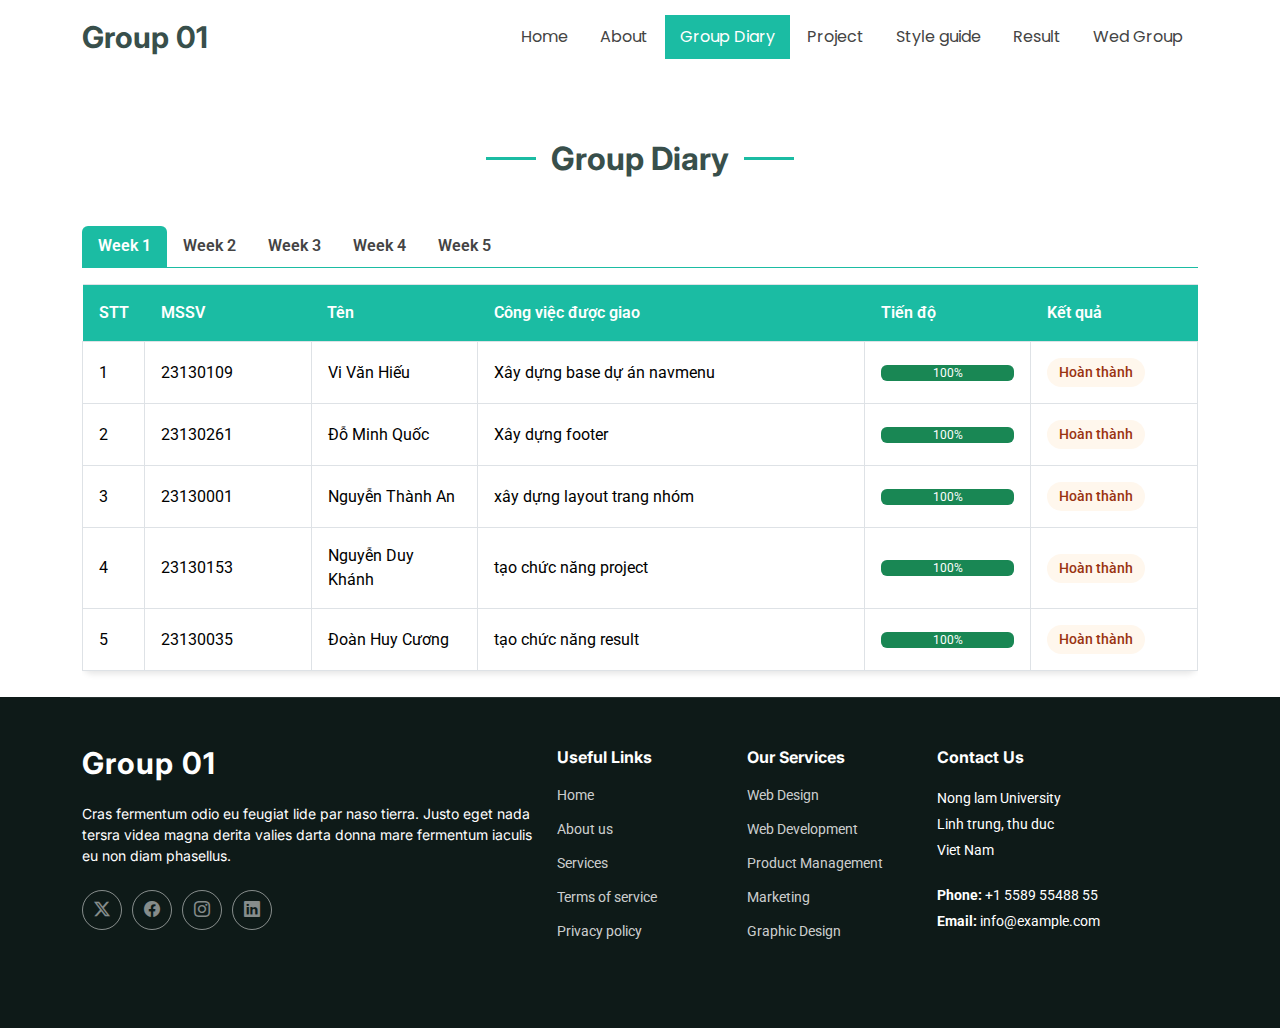
<file: groupDiary.html>
<!DOCTYPE html>
<html lang="en">

<head>
  <meta charset="utf-8">
  <meta content="width=device-width, initial-scale=1.0" name="viewport">
  <title>Group 01</title>
  <meta name="description" content="">
  <meta name="keywords" content="">

  <!-- Favicons -->
  <link href="assets/img/Group 01.png" rel="icon">
  <link href="assets/img/Group 01.png" rel="apple-touch-icon">

  <!-- Fonts -->
  <link href="https://fonts.googleapis.com" rel="preconnect">
  <link href="https://fonts.gstatic.com" rel="preconnect" crossorigin>
  <link
    href="https://fonts.googleapis.com/css2?family=Roboto:ital,wght@0,100;0,300;0,400;0,500;0,700;0,900;1,100;1,300;1,400;1,500;1,700;1,900&family=Poppins:ital,wght@0,100;0,200;0,300;0,400;0,500;0,600;0,700;0,800;0,900;1,100;1,200;1,300;1,400;1,500;1,600;1,700;1,800;1,900&family=Inter:wght@100;200;300;400;500;600;700;800;900&display=swap"
    rel="stylesheet">
  <link rel="stylesheet" href="https://cdn.jsdelivr.net/npm/bootstrap-icons@1.11.3/font/bootstrap-icons.min.css">
  <!-- Vendor CSS Files -->
  <link href="https://cdn.jsdelivr.net/npm/bootstrap@5.3.3/dist/css/bootstrap.min.css" rel="stylesheet"
    integrity="sha384-QWTKZyjpPEjISv5WaRU9OFeRpok6YctnYmDr5pNlyT2bRjXh0JMhjY6hW+ALEwIH" crossorigin="anonymous">


  <!-- Main CSS File -->
  <link href="assets/css/main.css" rel="stylesheet">



</head>

<body class="index-page">

  <header id="header" class="header d-flex align-items-center fixed-top">
    <div class="container-fluid container-xl position-relative d-flex align-items-center justify-content-between">

      <a href="home.html" class="logo d-flex align-items-center">
        <!-- Uncomment the line below if you also wish to use an image logo -->
        <!-- <img src="assets/img/logo.png" alt=""> -->
        <h1 class="sitename">Group 01</h1>
      </a>

      <nav id="navmenu" class="navmenu">
        <ul>
          <li><a href="./home.html">Home</a></li>
          <li><a href="./about.html">About</a></li>
          <li><a href="#" class="active" >Group Diary</a></li>
          <li><a href="./project.html" >Project</a></li>
          <li><a href="./styleguide.html">Style guide</a></li>
          <li><a href="./result.html">Result</a></li>
          <li><a href="https://vanhieurpk2022.github.io/hci2024group01/index.html">Wed Group</a></li>
        </ul>
        <i class="mobile-nav-toggle d-xl-none bi bi-list"></i>
      </nav>

    </div>
  </header>

  <main style="margin-top: 80px">
   <div class="container">
          <div class="section-titleSecond">
        <h2>Group Diary</h2>
      </div>
      <div class="mt-5">
        <ul class="nav nav-tabs" id="weekTabs" role="tablist">
          <li class="nav-item" role="presentation">
            <button class="nav-link active" data-bs-toggle="tab" data-bs-target="#week1" type="button">Week 1</button>
          </li>
          <li class="nav-item" role="presentation">
            <button class="nav-link" data-bs-toggle="tab" data-bs-target="#week2" type="button">Week 2</button>
          </li>
          <li class="nav-item" role="presentation">
            <button class="nav-link" data-bs-toggle="tab" data-bs-target="#week3" type="button">Week 3</button>
          </li>
          <li class="nav-item" role="presentation">
            <button class="nav-link" data-bs-toggle="tab" data-bs-target="#week4" type="button">Week 4</button>
          </li>
          <li class="nav-item" role="presentation">
            <button class="nav-link" data-bs-toggle="tab" data-bs-target="#week5" type="button">Week 5</button>
          </li>
        </ul>

        <div class="tab-content" id="weekTabContent">
          <!-- Week 1 -->
          <div class="tab-pane fade show active" id="week1">
            <div class="table-responsive mt-3">
              <table class="table table-bordered">
                <thead>
                  <tr>
                    <th style="width: 5%">STT</th>
                    <th style="width: 15%">MSSV</th>
                    <th style="width: 15%">Tên</th>
                    <th style="width: 35%">Công việc được giao</th>
                    <th style="width: 15%">Tiến độ</th>
                    <th style="width: 15%">Kết quả</th>
                  </tr>
                </thead>
                <tbody>
                  <tr>
                    <td>1</td>
                    <td>23130109 </td>
                    <td>Vi Văn Hiếu</td>
                    <td>Xây dựng base dự án navmenu</td>
                    <td>
                      <div class="progress">
                        <div class="progress-bar bg-success" style="width: 100%">100%</div>
                      </div>
                    </td>
                    <td>
                      <span class="status-badge status-in-progress">Hoàn thành</span>
                    </td>
                  </tr>
                  <tr>
                    <td>2</td>
                    <td>23130261</td>

                    <td>Đỗ Minh Quốc</td>
                    <td>Xây dựng footer</td>
                    <td>
                      <div class="progress">
                        <div class="progress-bar bg-success" style="width: 100%">100%</div>
                      </div>
                    </td>
                    <td>
                      <span class="status-badge status-in-progress">Hoàn thành</span>
                    </td>
                  </tr>
                  <tr>
                    <td>3</td>
                    <td>23130001</td>

                    <td>Nguyễn Thành An</td>
                    <td>xây dựng layout trang nhóm</td>
                    <td>
                      <div class="progress">
                        <div class="progress-bar bg-success" style="width: 100%">100%</div>
                      </div>
                    </td>
                    <td>
                      <span class="status-badge status-in-progress">Hoàn thành</span>
                    </td>
                  </tr>
                  <tr>
                    <td>4</td>
                    <td>23130153</td>
                    <td>Nguyễn Duy Khánh</td>
                    <td>tạo chức năng project</td>
                    <td>
                      <div class="progress">
                        <div class="progress-bar bg-success" style="width: 100%">100%</div>
                      </div>
                    </td>
                    <td>
                      <span class="status-badge status-in-progress">Hoàn thành</span>
                    </td>
                  </tr>
                  <tr>
                    <td>5</td>
                    <td>23130035 </td>
                    <td>Đoàn Huy Cương</td>
                    <td>tạo chức năng result</td>
                    <td>
                      <div class="progress">
                        <div class="progress-bar bg-success" style="width: 100%">100%</div>
                      </div>
                    </td>
                    <td>
                      <span class="status-badge status-in-progress">Hoàn thành</span>
                    </td>
                  </tr>
                </tbody>
              </table>
            </div>
          </div>

          <!-- Week 2-5 -->
          <div class="tab-pane fade" id="week2">
            <!-- Similar table structure for Week 2 -->
            <div class="table-responsive mt-3">
              <table class="table table-bordered">
                <thead>
                  <tr>
                    <th style="width: 5%">STT</th>
                    <th style="width: 15%">MSSV</th>
                    <th style="width: 15%">Tên</th>
                    <th style="width: 35%">Công việc được giao</th>
                    <th style="width: 15%">Tiến độ</th>
                    <th style="width: 15%">Kết quả</th>
                  </tr>
                </thead>
                <tbody>
                  <tr>
                    <td>1</td>
                    <td>23130109 </td>
                    <td>Vi Văn Hiếu</td>
                    <td>Home, Booking, FAQ, Terms</td>
                    <td>
                      <div class="progress">
                        <div class="progress-bar bg-danger" style="width: 30%">30%</div>
                      </div>
                    </td>
                    <td>
                      <span class="status-badge status-in-progress">Đang thực hiện</span>
                    </td>
                  </tr>
                  <tr>
                    <td>2</td>
                    <td>23130261</td>

                    <td>Đỗ Minh Quốc</td>
                    <td>Handbook, Contact, Business Healthy</td>
                    <td>
                      <div class="progress">
                        <div class="progress-bar bg-danger" style="width: 20%">20%</div>
                      </div>
                    </td>
                    <td>
                      <span class="status-badge status-in-progress">Đang thực hiện</span>
                    </td>
                  </tr>
                  <tr>
                    <td>3</td>
                    <td>23130001</td>

                    <td>Nguyễn Thành An</td>
                    <td>Digital Transform, Recruitment</td>
                    <td>
                      <div class="progress">
                        <div class="progress-bar bg-danger" style="width: 25%">25%</div>
                      </div>
                    </td>
                    <td>
                      <span class="status-badge status-in-progress">Đang thực hiện</span>
                    </td>
                  </tr>
                  <tr>
                    <td>4</td>
                    <td>23130153</td>
                    <td>Nguyễn Duy Khánh</td>
                    <td>Hospital Visit, Healthily</td>
                    <td>
                      <div class="progress">
                        <div class="progress-bar bg-danger" style="width: 20%">20%</div>
                      </div>
                    </td>
                    <td>
                      <span class="status-badge status-in-progress">Đang thực hiện</span>
                    </td>
                  </tr>
                  <tr>
                    <td>5</td>
                    <td>23130035 </td>
                    <td>Đoàn Huy Cương</td>
                    <td>Patient, Doctor, Role of Booking Care</td>
                    <td>
                      <div class="progress">
                        <div class="progress-bar bg-danger" style="width: 25%">25%</div>
                      </div>
                    </td>
                    <td>
                      <span class="status-badge status-in-progress">Đang thực hiện</span>
                    </td>
                  </tr>
                </tbody>
              </table>
            </div>
          </div>
          <div class="tab-pane fade" id="week3">
            <!-- Similar table structure for Week 3 -->
            <div class="table-responsive mt-3">
              <table class="table table-bordered">
                <thead>
                  <tr>
                    <th style="width: 5%">STT</th>
                    <th style="width: 15%">MSSV</th>
                    <th style="width: 15%">Tên</th>
                    <th style="width: 35%">Công việc được giao</th>
                    <th style="width: 15%">Tiến độ</th>
                    <th style="width: 15%">Kết quả</th>
                  </tr>
                </thead>
                <tbody>
                  <tr>
                    <td>1</td>
                    <td>23130109 </td>
                    <td>Vi Văn Hiếu</td>
                    <td>Home, Booking, FAQ, Terms</td>
                    <td>
                      <div class="progress">
                        <div class="progress-bar bg-danger" style="width: 56%">56%</div>
                      </div>
                    </td>
                    <td>
                      <span class="status-badge status-in-progress">Đang thực hiện</span>
                    </td>
                  </tr>
                  <tr>
                    <td>2</td>
                    <td>23130261</td>

                    <td>Đỗ Minh Quốc</td>
                    <td>Handbook, Contact, Business Healthy</td>
                    <td>
                      <div class="progress">
                        <div class="progress-bar bg-danger" style="width: 30%">30%</div>
                      </div>
                    </td>
                    <td>
                      <span class="status-badge status-in-progress">Đang thực hiện</span>
                    </td>
                  </tr>
                  <tr>
                    <td>3</td>
                    <td>23130001</td>

                    <td>Nguyễn Thành An</td>
                    <td>Digital Transform, Recruitment</td>
                    <td>
                      <div class="progress">
                        <div class="progress-bar bg-danger" style="width: 35%">35%</div>
                      </div>
                    </td>
                    <td>
                      <span class="status-badge status-in-progress">Đang thực hiện</span>
                    </td>
                  </tr>
                  <tr>
                    <td>4</td>
                    <td>23130153</td>
                    <td>Nguyễn Duy Khánh</td>
                    <td>Hospital Visit, Healthily</td>
                    <td>
                      <div class="progress">
                        <div class="progress-bar bg-danger" style="width: 45%">45%</div>
                      </div>
                    </td>
                    <td>
                      <span class="status-badge status-in-progress">Đang thực hiện</span>
                    </td>
                  </tr>
                  <tr>
                    <td>5</td>
                    <td>23130035 </td>
                    <td>Đoàn Huy Cương</td>
                    <td>Patient, Doctor, Role of Booking Care</td>
                    <td>
                      <div class="progress">
                        <div class="progress-bar bg-danger" style="width: 25%">25%</div>
                      </div>
                    </td>
                    <td>
                      <span class="status-badge status-in-progress">Đang thực hiện</span>
                    </td>
                  </tr>
                </tbody>
              </table>
            </div>
          </div>
          <div class="tab-pane fade" id="week4">
            <!-- Similar table structure for Week 4 -->
            <div class="table-responsive mt-3">
              <table class="table table-bordered">
                <thead>
                  <tr>
                    <th style="width: 5%">STT</th>
                    <th style="width: 15%">MSSV</th>
                    <th style="width: 15%">Tên</th>
                    <th style="width: 35%">Công việc được giao</th>
                    <th style="width: 15%">Tiến độ</th>
                    <th style="width: 15%">Kết quả</th>
                  </tr>
                </thead>
                <tbody>
                  <tr>
                    <td>1</td>
                    <td>23130109 </td>
                    <td>Vi Văn Hiếu</td>
                    <td>Home, Booking, FAQ, Terms</td>
                    <td>
                      <div class="progress">
                        <div class="progress-bar bg-success" style="width: 100%">100%</div>
                      </div>
                    </td>
                    <td>
                      <span class="status-badge status-in-progress">hoàn thành</span>
                    </td>
                  </tr>
                  <tr>
                    <td>2</td>
                    <td>23130261</td>

                    <td>Đỗ Minh Quốc</td>
                    <td>Handbook, Contact, Business Healthy</td>
                    <td>
                      <div class="progress">
                        <div class="progress-bar bg-success" style="width: 100%">100%</div>
                      </div>
                    </td>
                    <td>
                      <span class="status-badge status-in-progress">hoàn thành</span>
                    </td>
                  </tr>
                  <tr>
                    <td>3</td>
                    <td>23130001</td>

                    <td>Nguyễn Thành An</td>
                    <td>Digital Transform, Recruitment</td>
                    <td>
                      <div class="progress">
                        <div class="progress-bar bg-success" style="width: 100%">100%</div>
                      </div>
                    </td>
                    <td>
                      <span class="status-badge status-in-progress">hoàn thành</span>
                    </td>
                  </tr>
                  <tr>
                    <td>4</td>
                    <td>23130153</td>
                    <td>Nguyễn Duy Khánh</td>
                    <td>Hospital Visit, Healthily</td>
                    <td>
                      <div class="progress">
                        <div class="progress-bar bg-success" style="width: 100%">100%</div>
                      </div>
                    </td>
                    <td>
                      <span class="status-badge status-in-progress">hoàn thành</span>
                    </td>
                  </tr>
                  <tr>
                    <td>5</td>
                    <td>23130035 </td>
                    <td>Đoàn Huy Cương</td>
                    <td>Patient, Doctor, Role of Booking Care</td>
                    <td>
                      <div class="progress">
                        <div class="progress-bar bg-success" style="width: 100%">100%</div>
                      </div>
                    </td>
                    <td>
                      <span class="status-badge status-in-progress">hoàn thành</span>
                    </td>
                  </tr>
                </tbody>
              </table>
            </div>
          </div>
          <div class="tab-pane fade" id="week5">
            <!-- Similar table structure for Week 5 -->
            <div class="table-responsive mt-3">
              <table class="table table-bordered">
                <thead>
                  <tr>
                    <th style="width: 5%">STT</th>
                    <th style="width: 15%">MSSV</th>
                    <th style="width: 15%">Tên</th>
                    <th style="width: 35%">Công việc được giao</th>
                    <th style="width: 15%">Tiến độ</th>
                    <th style="width: 15%">Kết quả</th>
                  </tr>
                </thead>
                <tbody>
                  <tr>
                    <td>1</td>
                    <td>23130109 </td>
                    <td>Vi Văn Hiếu</td>
                    <td>chỉnh sửa lại các lỗi vặt</td>
                    <td>
                      <div class="progress">
                        <div class="progress-bar bg-success" style="width: 100%">100%</div>
                      </div>
                    </td>
                    <td>
                      <span class="status-badge status-in-progress">hoàn thành</span>
                    </td>
                  </tr>
                  <tr>
                    <td>2</td>
                    <td>23130261</td>

                    <td>Đỗ Minh Quốc</td>
                    <td>chỉnh sửa lại các lỗi vặt</td>
                    <td>
                      <div class="progress">
                        <div class="progress-bar bg-success" style="width: 100%">100%</div>
                      </div>
                    </td>
                    <td>
                      <span class="status-badge status-in-progress">hoàn thành</span>
                    </td>
                  </tr>
                  <tr>
                    <td>3</td>
                    <td>23130001</td>

                    <td>Nguyễn Thành An</td>
                    <td>chỉnh sửa lại các lỗi vặt</td>
                    <td>
                      <div class="progress">
                        <div class="progress-bar bg-success" style="width: 100%">100%</div>
                      </div>
                    </td>
                    <td>
                      <span class="status-badge status-in-progress">hoàn thành</span>
                    </td>
                  </tr>
                  <tr>
                    <td>4</td>
                    <td>23130153</td>
                    <td>Nguyễn Duy Khánh</td>
                    <td>chỉnh sửa lại các lỗi vặt</td>
                    <td>
                      <div class="progress">
                        <div class="progress-bar bg-success" style="width: 100%">100%</div>
                      </div>
                    </td>
                    <td>
                      <span class="status-badge status-in-progress">hoàn thành</span>
                    </td>
                  </tr>
                  <tr>
                    <td>5</td>
                    <td>23130035 </td>
                    <td>Đoàn Huy Cương</td>
                    <td>chỉnh sửa lại các lỗi vặt</td>
                    <td>
                      <div class="progress">
                        <div class="progress-bar bg-success" style="width: 100%">100%</div>
                      </div>
                    </td>
                    <td>
                      <span class="status-badge status-in-progress">hoàn thành</span>
                    </td>
                  </tr>
                </tbody>
              </table>
            </div>
          </div>
        </div>
      </div>
    </div>
  </main>

  <footer id="footer" class="footer dark-background" style="margin-top: 10px;">

    <div class="container footer-top">
      <div class="row gy-4">
        <div class="col-lg-5 col-md-12 footer-about">
          <a href="home.html" class="logo d-flex align-items-center">
            <span class="sitename">Group 01</span>
          </a>
          <p>Cras fermentum odio eu feugiat lide par naso tierra. Justo eget nada tersra videa magna derita valies darta
            donna mare fermentum iaculis eu non diam phasellus.</p>
          <div class="social-links d-flex mt-4">
            <a href=""><i class="bi bi-twitter-x"></i></a>
            <a href=""><i class="bi bi-facebook"></i></a>
            <a href=""><i class="bi bi-instagram"></i></a>
            <a href=""><i class="bi bi-linkedin"></i></a>
          </div>
        </div>

        <div class="col-lg-2 col-6 footer-links">
          <h4>Useful Links</h4>
          <ul>
            <li><a href="#">Home</a></li>
            <li><a href="#">About us</a></li>
            <li><a href="#">Services</a></li>
            <li><a href="#">Terms of service</a></li>
            <li><a href="#">Privacy policy</a></li>
          </ul>
        </div>

        <div class="col-lg-2 col-6 footer-links">
          <h4>Our Services</h4>
          <ul>
            <li><a href="#">Web Design</a></li>
            <li><a href="#">Web Development</a></li>
            <li><a href="#">Product Management</a></li>
            <li><a href="#">Marketing</a></li>
            <li><a href="#">Graphic Design</a></li>
          </ul>
        </div>

        <div class="col-lg-3 col-md-12 footer-contact text-center text-md-start">
          <h4>Contact Us</h4>
          <p>Nong lam University</p>
          <p>Linh trung, thu duc</p>
          <p>Viet Nam</p>
          <p class="mt-4"><strong>Phone:</strong> <span>+1 5589 55488 55</span></p>
          <p><strong>Email:</strong> <span>info@example.com</span></p>
        </div>

      </div>
    </div>



  </footer>

  <!-- Scroll Top -->
  <a href="#" id="scroll-top" class="scroll-top d-flex align-items-center justify-content-center"><i
      class="bi bi-arrow-up-short"></i></a>

  <!-- Preloader -->
  <div id="preloader"></div>

  <!-- Vendor JS Files -->
  <script src="https://cdn.jsdelivr.net/npm/bootstrap@5.3.3/dist/js/bootstrap.bundle.min.js"
    integrity="sha384-YvpcrYf0tY3lHB60NNkmXc5s9fDVZLESaAA55NDzOxhy9GkcIdslK1eN7N6jIeHz"
    crossorigin="anonymous"></script>


  <!-- Main JS File -->
  <script src="assets/js/main.js"></script>

</body>

</html>
</file>
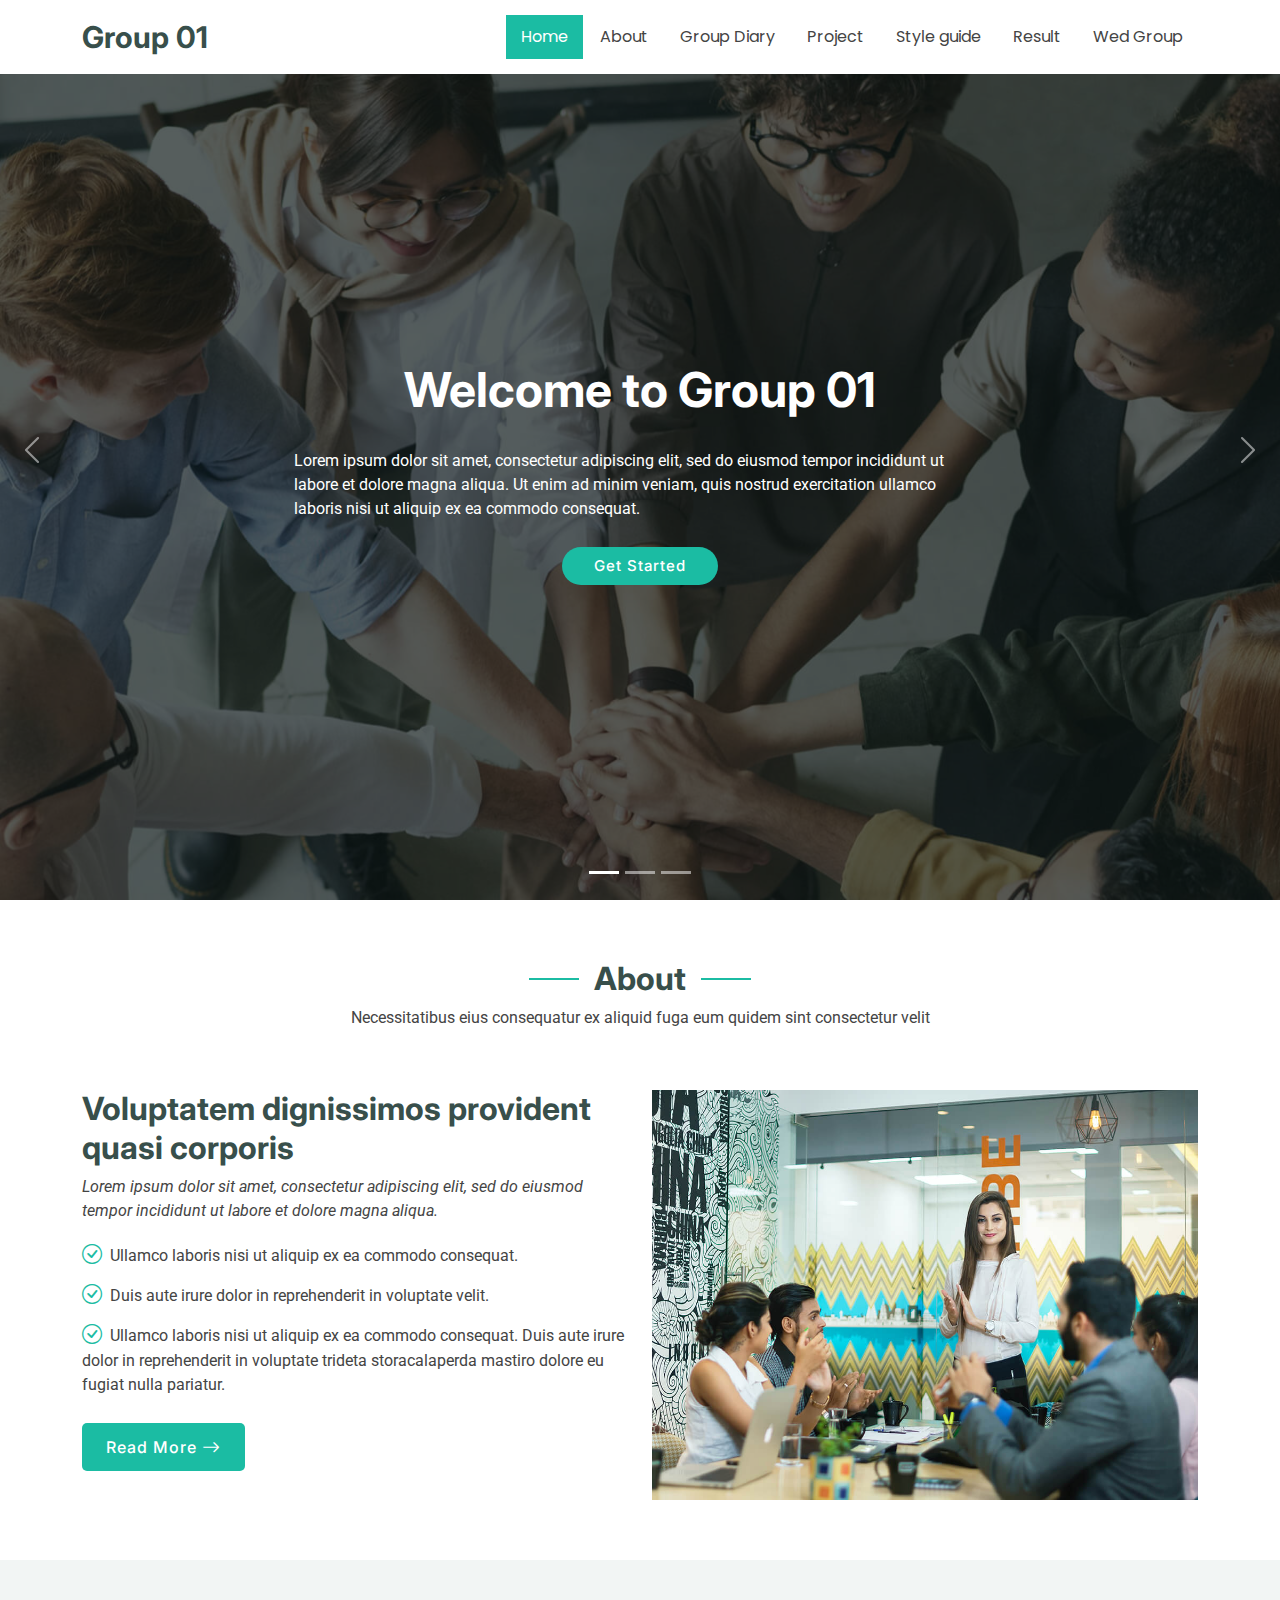
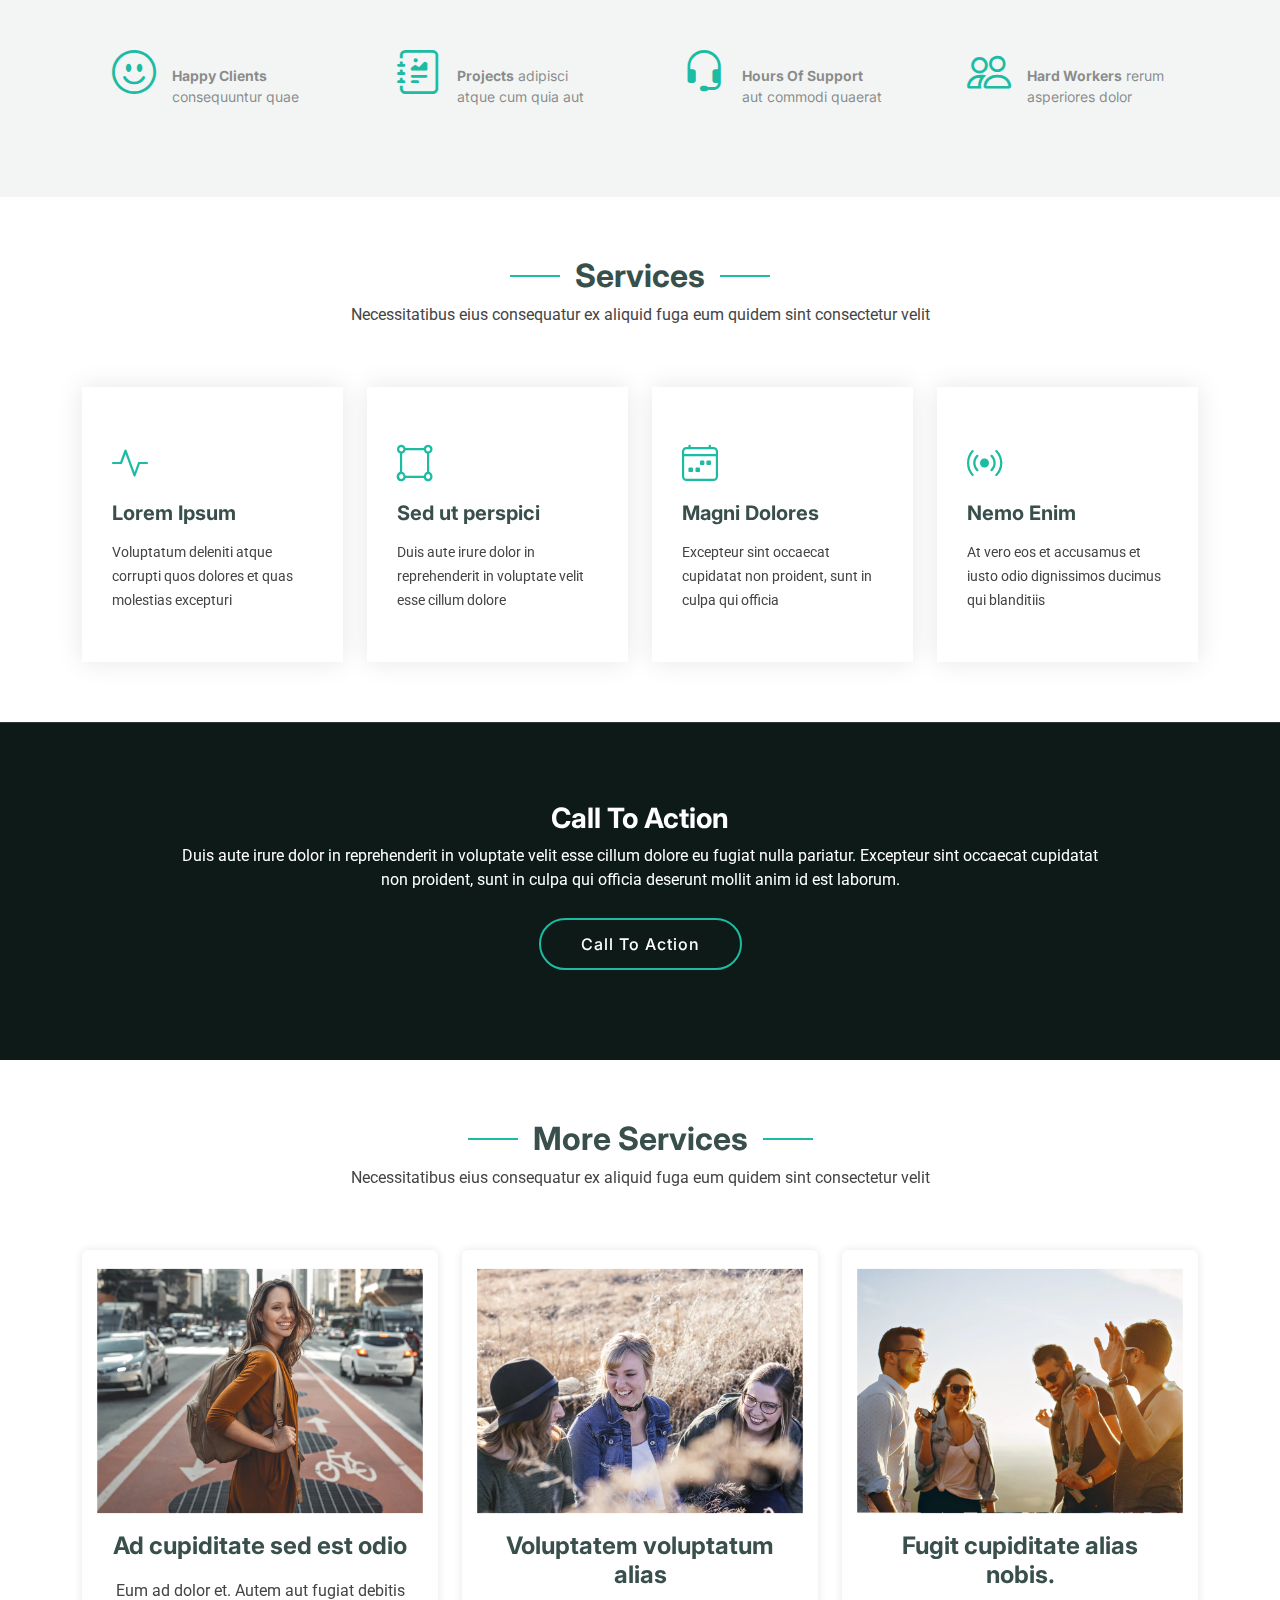
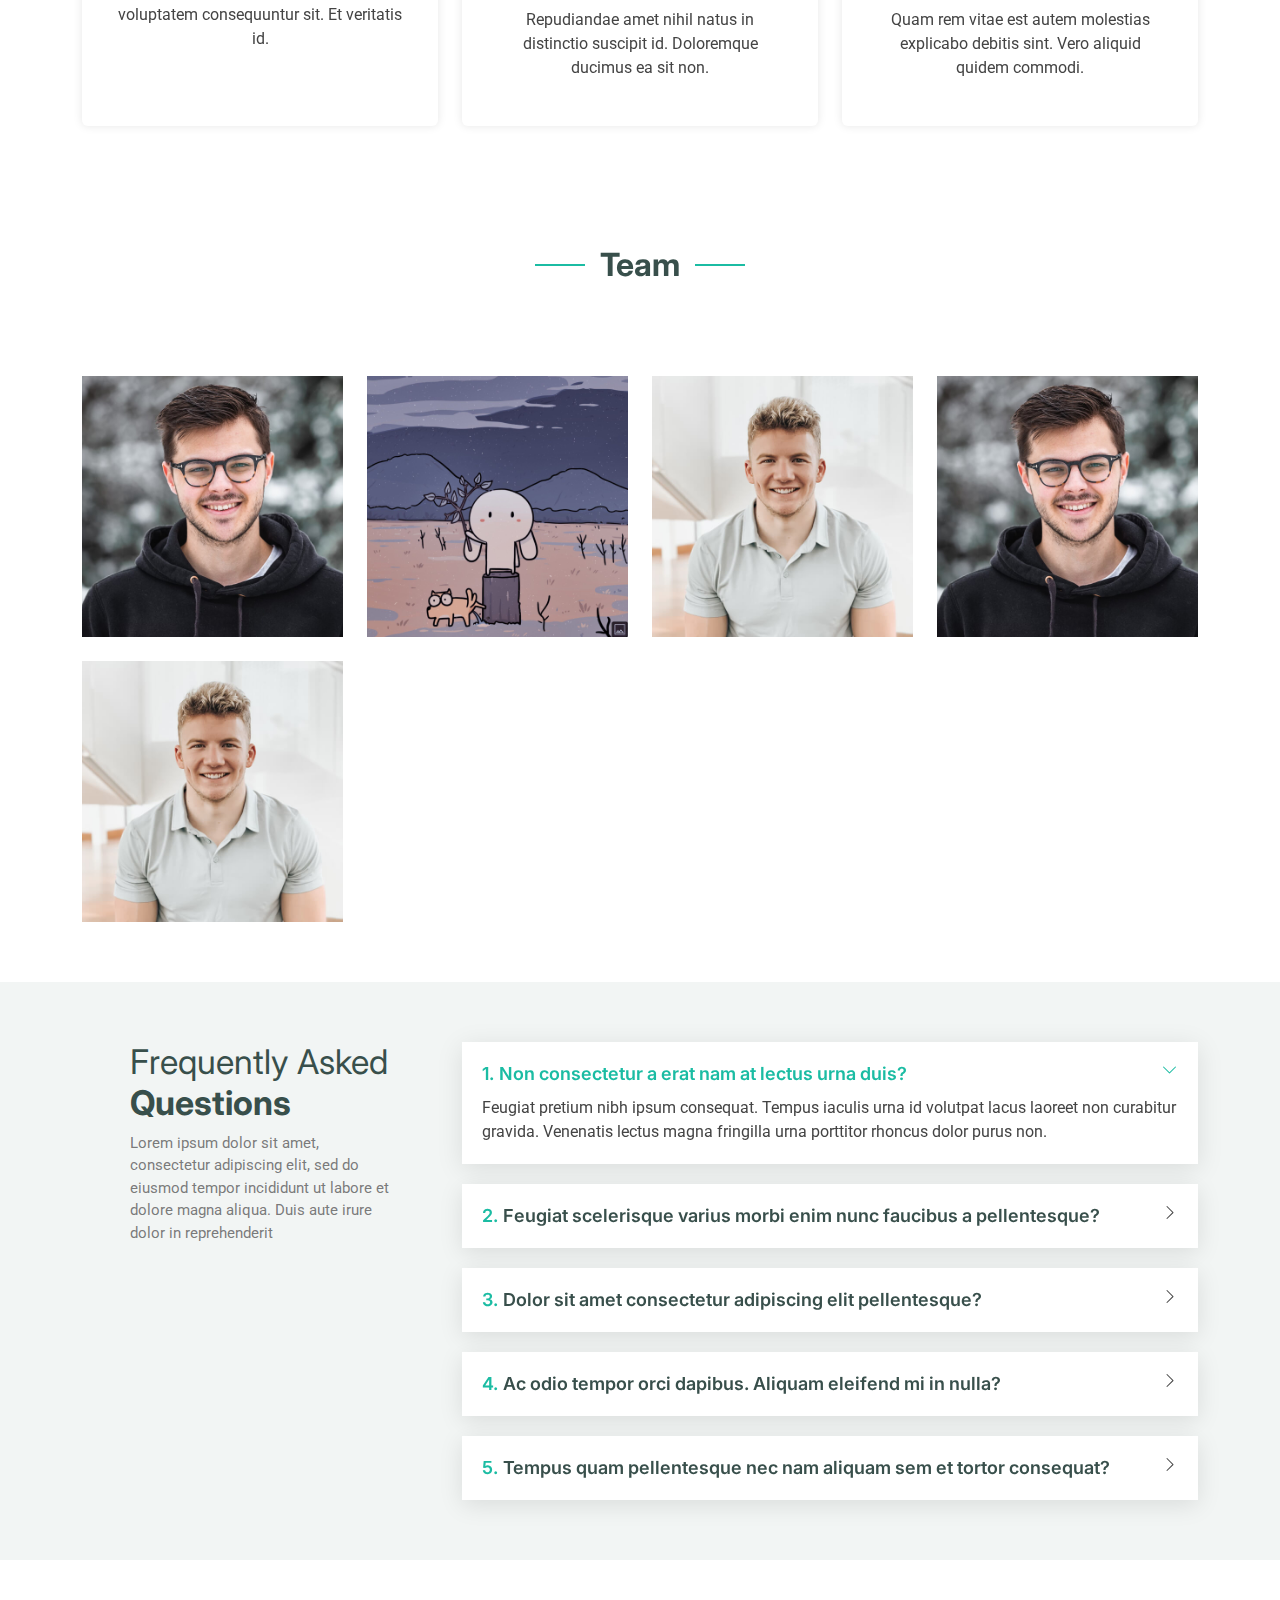
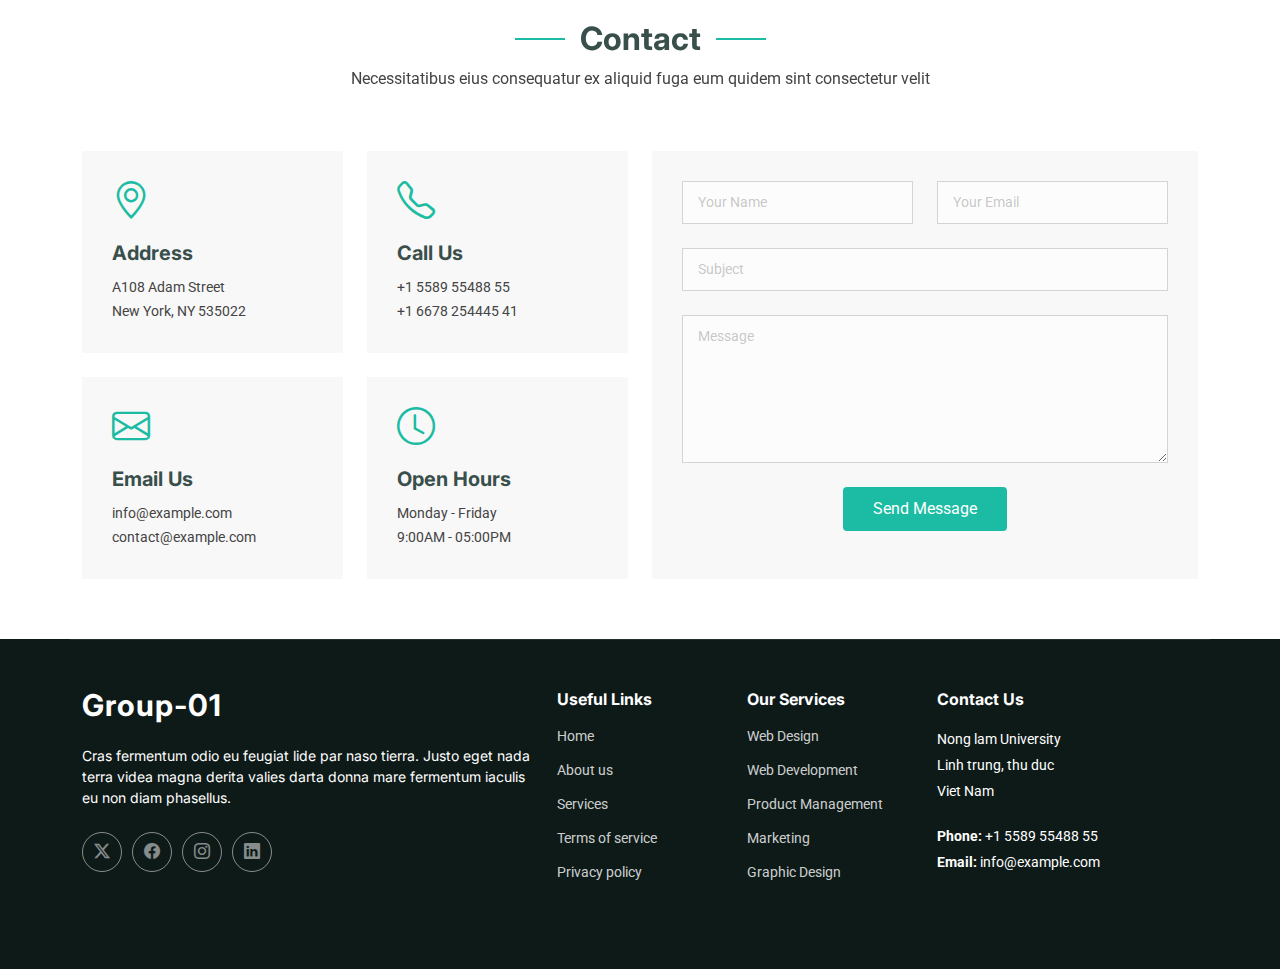
<file: home.html>
<!DOCTYPE html>
<html lang="en">

<head>
  <meta charset="utf-8">
  <meta content="width=device-width, initial-scale=1.0" name="viewport">
  <title>Group 01</title>
  <meta name="description" content="">
  <meta name="keywords" content="">

  <!-- Favicons -->
  <link href="assets/img/Group 01.png" rel="icon">
  <link href="assets/img/Group 01.png" rel="apple-touch-icon">

  <!-- Fonts -->
  <link href="https://fonts.googleapis.com" rel="preconnect">
  <link href="https://fonts.gstatic.com" rel="preconnect" crossorigin>
  <link href="https://fonts.googleapis.com/css2?family=Roboto:ital,wght@0,100;0,300;0,400;0,500;0,700;0,900;1,100;1,300;1,400;1,500;1,700;1,900&family=Poppins:ital,wght@0,100;0,200;0,300;0,400;0,500;0,600;0,700;0,800;0,900;1,100;1,200;1,300;1,400;1,500;1,600;1,700;1,800;1,900&family=Inter:wght@100;200;300;400;500;600;700;800;900&display=swap" rel="stylesheet">
  <link rel="stylesheet" href="https://cdn.jsdelivr.net/npm/bootstrap-icons@1.11.3/font/bootstrap-icons.min.css">
  <!-- Vendor CSS Files -->
  <link href="https://cdn.jsdelivr.net/npm/bootstrap@5.3.3/dist/css/bootstrap.min.css" rel="stylesheet" integrity="sha384-QWTKZyjpPEjISv5WaRU9OFeRpok6YctnYmDr5pNlyT2bRjXh0JMhjY6hW+ALEwIH" crossorigin="anonymous">

  <!-- Main CSS File -->
  <link href="assets/css/main.css" rel="stylesheet">

  <!-- =======================================================
  * Template Name: Shuffle
  * Template URL: https://bootstrapmade.com/bootstrap-3-one-page-template-free-shuffle/
  * Updated: Aug 07 2024 with Bootstrap v5.3.3
  * Author: BootstrapMade.com
  * License: https://bootstrapmade.com/license/
  ======================================================== -->
</head>

<body class="home-page">

  <header id="header" class="header d-flex align-items-center fixed-top">
    <div class="container-fluid container-xl position-relative d-flex align-items-center justify-content-between">

      <a href="./home.html" class="logo d-flex align-items-center">
        <!-- Uncomment the line below if you also wish to use an image logo -->
        <!-- <img src="assets/img/logo.png" alt=""> -->
        <h1 class="sitename">Group 01</h1>
      </a>

      <nav id="navmenu" class="navmenu">
        <ul>
          <li><a href="./home.html" class="active">Home</a></li>
          <li><a href="./about.html" >About</a></li>
          <li><a href="./groupDiary.html" >Group Diary</a></li>
          <li><a href="./project.html" >Project</a></li>
          <li><a href="./styleguide.html">Style guide</a></li>
          <li><a href="./result.html">Result</a></li>
          <li><a href="https://vanhieurpk2022.github.io/hci2024group01/index.html">Wed Group</a></li>
        </ul>
        <i class="mobile-nav-toggle d-xl-none bi bi-list"></i>
      </nav>

    </div>
  </header>

  <main class="main">

    <!-- Hero Section -->
    <section id="hero" class="hero section dark-background">

      <div id="hero-carousel" class="carousel slide carousel-fade" data-bs-ride="carousel" data-bs-interval="5000">

        <div class="carousel-item active">
          <img src="assets/img/hero-carousel/hero-carousel-1.jpg" alt="">
          <div class="carousel-container">
            <h2>Welcome to Group 01</h2>
            <p>Lorem ipsum dolor sit amet, consectetur adipiscing elit, sed do eiusmod tempor incididunt ut labore et dolore magna aliqua. Ut enim ad minim veniam, quis nostrud exercitation ullamco laboris nisi ut aliquip ex ea commodo consequat.</p>
            <a href="#featured-services" class="btn-get-started">Get Started</a>
          </div>
        </div><!-- End Carousel Item -->

        <div class="carousel-item">
          <img src="assets/img/hero-carousel/hero-carousel-2.jpg" alt="">
          <div class="carousel-container">
            <h2>At vero eos et accusamus</h2>
            <p>Nam libero tempore, cum soluta nobis est eligendi optio cumque nihil impedit quo minus id quod maxime placeat facere possimus, omnis voluptas assumenda est, omnis dolor repellendus. Temporibus autem quibusdam et aut officiis debitis aut.</p>
            <a href="#featured-services" class="btn-get-started">Get Started</a>
          </div>
        </div><!-- End Carousel Item -->

        <div class="carousel-item">
          <img src="assets/img/hero-carousel/hero-carousel-3.jpg" alt="">
          <div class="carousel-container">
            <h2>Temporibus autem quibusdam</h2>
            <p>Beatae vitae dicta sunt explicabo. Nemo enim ipsam voluptatem quia voluptas sit aspernatur aut odit aut fugit, sed quia consequuntur magni dolores eos qui ratione voluptatem sequi nesciunt omnis iste natus error sit voluptatem accusantium.</p>
            <a href="#featured-services" class="btn-get-started">Get Started</a>
          </div>
        </div><!-- End Carousel Item -->

        <a class="carousel-control-prev" href="#hero-carousel" role="button" data-bs-slide="prev">
          <span class="carousel-control-prev-icon bi bi-chevron-left" aria-hidden="true"></span>
        </a>

        <a class="carousel-control-next" href="#hero-carousel" role="button" data-bs-slide="next">
          <span class="carousel-control-next-icon bi bi-chevron-right" aria-hidden="true"></span>
        </a>

        <ol class="carousel-indicators"></ol>

      </div>

    </section><!-- /Hero Section -->

    <!-- About Section -->
    <section id="about" class="about section">

      <!-- Section Title -->
      <div class="container section-title" data-aos="fade-up">
        <h2>About</h2>
        <p>Necessitatibus eius consequatur ex aliquid fuga eum quidem sint consectetur velit</p>
      </div><!-- End Section Title -->

      <div class="container">

        <div class="row gy-4">

          <div class="col-lg-6 order-1 order-lg-2" data-aos="fade-up" data-aos-delay="100">
            <img src="assets/img/about.jpg" class="img-fluid" alt="">
          </div>

          <div class="col-lg-6 order-2 order-lg-1 content" data-aos="fade-up" data-aos-delay="200">
            <h3>Voluptatem dignissimos provident quasi corporis</h3>
            <p class="fst-italic">
              Lorem ipsum dolor sit amet, consectetur adipiscing elit, sed do eiusmod tempor incididunt ut labore et dolore
              magna aliqua.
            </p>
            <ul>
              <li><i class="bi bi-check-circle"></i> <span>Ullamco laboris nisi ut aliquip ex ea commodo consequat.</span></li>
              <li><i class="bi bi-check-circle"></i> <span>Duis aute irure dolor in reprehenderit in voluptate velit.</span></li>
              <li><i class="bi bi-check-circle"></i> <span>Ullamco laboris nisi ut aliquip ex ea commodo consequat. Duis aute irure dolor in reprehenderit in voluptate trideta storacalaperda mastiro dolore eu fugiat nulla pariatur.</span></li>
            </ul>
            <a href="#" class="read-more"><span>Read More</span><i class="bi bi-arrow-right"></i></a>
          </div>
        </div>

      </div>

    </section><!-- /About Section -->

    <!-- Stats Section -->
    <section id="stats" class="stats section light-background">

      <div class="container" data-aos="fade-up" data-aos-delay="100">

        <div class="row gy-4">

          <div class="col-lg-3 col-md-6">
            <div class="stats-item">
              <i class="bi bi-emoji-smile"></i>
              <span data-purecounter-start="0" data-purecounter-end="232" data-purecounter-duration="1" class="purecounter"></span>
              <p><strong>Happy Clients</strong> <span>consequuntur quae</span></p>
            </div>
          </div><!-- End Stats Item -->

          <div class="col-lg-3 col-md-6">
            <div class="stats-item">
              <i class="bi bi-journal-richtext"></i>
              <span data-purecounter-start="0" data-purecounter-end="521" data-purecounter-duration="1" class="purecounter"></span>
              <p><strong>Projects</strong> <span>adipisci atque cum quia aut</span></p>
            </div>
          </div><!-- End Stats Item -->

          <div class="col-lg-3 col-md-6">
            <div class="stats-item">
              <i class="bi bi-headset"></i>
              <span data-purecounter-start="0" data-purecounter-end="1453" data-purecounter-duration="1" class="purecounter"></span>
              <p><strong>Hours Of Support</strong> <span>aut commodi quaerat</span></p>
            </div>
          </div><!-- End Stats Item -->

          <div class="col-lg-3 col-md-6">
            <div class="stats-item">
              <i class="bi bi-people"></i>
              <span data-purecounter-start="0" data-purecounter-end="32" data-purecounter-duration="1" class="purecounter"></span>
              <p><strong>Hard Workers</strong> <span>rerum asperiores dolor</span></p>
            </div>
          </div><!-- End Stats Item -->

        </div>

      </div>

    </section><!-- /Stats Section -->

    <!-- Services Section -->
    <section id="services" class="services section">

      <!-- Section Title -->
      <div class="container section-title" data-aos="fade-up">
        <h2>Services</h2>
        <p>Necessitatibus eius consequatur ex aliquid fuga eum quidem sint consectetur velit</p>
      </div><!-- End Section Title -->

      <div class="container">

        <div class="row gy-4">

          <div class="col-xl-3 col-md-6 d-flex" data-aos="fade-up" data-aos-delay="100">
            <div class="service-item position-relative">
              <div class="icon"><i class="bi bi-activity icon"></i></div>
              <h4><a href="" class="stretched-link">Lorem Ipsum</a></h4>
              <p>Voluptatum deleniti atque corrupti quos dolores et quas molestias excepturi</p>
            </div>
          </div><!-- End Service Item -->

          <div class="col-xl-3 col-md-6 d-flex" data-aos="fade-up" data-aos-delay="200">
            <div class="service-item position-relative">
              <div class="icon"><i class="bi bi-bounding-box-circles icon"></i></div>
              <h4><a href="" class="stretched-link">Sed ut perspici</a></h4>
              <p>Duis aute irure dolor in reprehenderit in voluptate velit esse cillum dolore</p>
            </div>
          </div><!-- End Service Item -->

          <div class="col-xl-3 col-md-6 d-flex" data-aos="fade-up" data-aos-delay="300">
            <div class="service-item position-relative">
              <div class="icon"><i class="bi bi-calendar4-week icon"></i></div>
              <h4><a href="" class="stretched-link">Magni Dolores</a></h4>
              <p>Excepteur sint occaecat cupidatat non proident, sunt in culpa qui officia</p>
            </div>
          </div><!-- End Service Item -->

          <div class="col-xl-3 col-md-6 d-flex" data-aos="fade-up" data-aos-delay="400">
            <div class="service-item position-relative">
              <div class="icon"><i class="bi bi-broadcast icon"></i></div>
              <h4><a href="" class="stretched-link">Nemo Enim</a></h4>
              <p>At vero eos et accusamus et iusto odio dignissimos ducimus qui blanditiis</p>
            </div>
          </div><!-- End Service Item -->

        </div>

      </div>

    </section><!-- /Services Section -->

    <!-- Call To Action Section -->
    <section id="call-to-action" class="call-to-action section dark-background">

      <img src="assets/img/cta-bg.jpg" alt="">

      <div class="container">
        <div class="row justify-content-center" data-aos="zoom-in" data-aos-delay="100">
          <div class="col-xl-10">
            <div class="text-center">
              <h3>Call To Action</h3>
              <p>Duis aute irure dolor in reprehenderit in voluptate velit esse cillum dolore eu fugiat nulla pariatur. Excepteur sint occaecat cupidatat non proident, sunt in culpa qui officia deserunt mollit anim id est laborum.</p>
              <a class="cta-btn" href="#">Call To Action</a>
            </div>
          </div>
        </div>
      </div>

    </section><!-- /Call To Action Section -->

    <!-- More Services Section -->
    <section id="more-services" class="more-services section">

      <!-- Section Title -->
      <div class="container section-title" data-aos="fade-up">
        <h2>More Services</h2>
        <p>Necessitatibus eius consequatur ex aliquid fuga eum quidem sint consectetur velit</p>
      </div><!-- End Section Title -->

      <div class="container">

        <div class="row gy-4">

          <div class="col-lg-4" data-aos="fade-up" data-aos-delay="100">
            <div class="card">
              <img src="assets/img/more-service-1.jpg" class="img-fluid" alt="">
              <h3>Ad cupiditate sed est odio</h3>
              <p>Eum ad dolor et. Autem aut fugiat debitis voluptatem consequuntur sit. Et veritatis id.</p>
            </div>
          </div><!-- End Card Item -->

          <div class="col-lg-4" data-aos="fade-up" data-aos-delay="200">
            <div class="card">
              <img src="assets/img/more-service-2.jpg" class="img-fluid" alt="">
              <h3>Voluptatem voluptatum alias</h3>
              <p>Repudiandae amet nihil natus in distinctio suscipit id. Doloremque ducimus ea sit non.</p>
            </div>
          </div><!-- End Card Item -->

          <div class="col-lg-4" data-aos="fade-up" data-aos-delay="300">
            <div class="card">
              <img src="assets/img/more-service-3.jpg" class="img-fluid" alt="">
              <h3>Fugit cupiditate alias nobis.</h3>
              <p>Quam rem vitae est autem molestias explicabo debitis sint. Vero aliquid quidem commodi.</p>
            </div>
          </div><!-- End Card Item -->

        </div>

      </div>

    </section><!-- /More Services Section -->


        </div>

      </div>

    </section><!-- /Portfolio Section -->

    <section id="team" class="team section">

      <!-- Section Title -->
      <div class="container section-title" data-aos="fade-up">
        <h2>Team</h2>
        <p>Necessitatibus eius consequatur ex aliquid fuga eum quidem sint consectetur velit</p>
      </div><!-- End Section Title -->

      <div class="container">

        <div class="row gy-4">

          <div class="col-lg-3 col-md-6" data-aos="fade-up" data-aos-delay="100">
            <div class="member">
              <img src="assets/img/team/team-1.jpg" class="img-fluid" alt="">
              <div class="member-info">
                <div class="member-info-content">
                  <h4>Vi Văn Hiếu</h4>
                  <span>Leader</span>
                  <div class="social">
                   <a href="https://vanhieurpk2022.github.io/project_personal_23130109/" target="_blank"> <i class="bi bi-github"></i></a>
                  <a href="mailto:23130109@st.hcmuaf.edu.vn">  <i class="bi bi-envelope"></i></a>
                  </div>
                </div>
              </div>
            </div>
          </div><!-- End Team Member -->

          <div class="col-lg-3 col-md-6" data-aos="fade-up" data-aos-delay="200">
            <div class="member">
              <img src="assets/img/team/avtQ.jpg" class="img-fluid" alt="">
              <div class="member-info">
                <div class="member-info-content">
                  <h4>Đỗ Minh Quốc</h4>
                  <span>member</span>
                  <div class="social">
             <a href="https://mdquoc.github.io/MY_HCI/" target="_blank"><i class="bi bi-github"></i></a>
                <a href="maito:23130261@st.hcmuaf.edu.vn">    <i class="bi bi-envelope"></i></a>
                  </div>
                </div>
              </div>
            </div>
          </div><!-- End Team Member -->

          <div class="col-lg-3 col-md-6" data-aos="fade-up" data-aos-delay="300">
            <div class="member">
              <img src="assets/img/team/team-3.jpg" class="img-fluid" alt="">
              <div class="member-info">
                <div class="member-info-content">
                  <h4>Nguyễn Thành An</h4>
                  <span>member</span>
                  <div class="social">
                   <a href="https://thanhan1710.github.io/myweb/" target="_blank"> <i class="bi bi-github"></i></a>
                    <a href="mailto:23130001@st.hcmuaf.edu.vn"><i class="bi bi-envelope"></i></a>
                  </div>
                </div>
              </div>
            </div>
          </div><!-- End Team Member -->

          <div class="col-lg-3 col-md-6" data-aos="fade-up" data-aos-delay="400">
            <div class="member">
              <img src="assets/img/team/team-1.jpg" class="img-fluid" sizes="300" alt="">
              <div class="member-info">
                <div class="member-info-content">
                  <h4>Nguyễn Duy Khánh</h4>
                  <span>Member</span>
                  <div class="social">
               <a href="https://khanh28102005.github.io/khanh.github.com/" target="_blank">     <i class="bi bi-github"></i></a>
                   <a href="mailto:23130153@st.hcmuaf.edu.vn"> <i class="bi bi-envelope"></i></a>
                  </div>
                </div>
              </div>
            </div>
          </div><!-- End Team Member -->
          
          
          <div class="col-lg-3 col-md-6" data-aos="fade-up" data-aos -delay="200">
            <div class="member">
              <img src="assets/img/team/team-3.jpg" class="img-fluid" alt="">
              <div class="member-info">
                <div class="member-info-content">
                  <h4>Đoàn Huy Cương</h4>
                  <span>member</span>
                  <div class="social">
                   <a href="https://doanhuycuong1.github.io/HCI_DoanHuyCuong_23130035/"> <i class="bi bi-github"></i></a>
                 <a href="maito:23130035@st.hcmuaf.edu.vn">   <i class="bi bi-envelope"></i></a>
                
                  </div>
                </div>
              </div>
            </div>
          </div><!-- End Team Member -->
        </div>

      </div>

    </section><!-- /Team Section -->

    <!-- Faq Section -->
    <section id="faq" class="faq section light-background">

      <div class="container">

        <div class="row gy-4">

          <div class="col-lg-4" data-aos="fade-up" data-aos-delay="100">
            <div class="content px-xl-5">
              <h3><span>Frequently Asked </span><strong>Questions</strong></h3>
              <p>
                Lorem ipsum dolor sit amet, consectetur adipiscing elit, sed do eiusmod tempor incididunt ut labore et dolore magna aliqua. Duis aute irure dolor in reprehenderit
              </p>
            </div>
          </div>

          <div class="col-lg-8" data-aos="fade-up" data-aos-delay="200">

            <div class="faq-container">
              <div class="faq-item faq-active">
                <h3><span class="num">1.</span> <span>Non consectetur a erat nam at lectus urna duis?</span></h3>
                <div class="faq-content">
                  <p>Feugiat pretium nibh ipsum consequat. Tempus iaculis urna id volutpat lacus laoreet non curabitur gravida. Venenatis lectus magna fringilla urna porttitor rhoncus dolor purus non.</p>
                </div>
                <i class="faq-toggle bi bi-chevron-right"></i>
              </div><!-- End Faq item-->

              <div class="faq-item">
                <h3><span class="num">2.</span> <span>Feugiat scelerisque varius morbi enim nunc faucibus a pellentesque?</span></h3>
                <div class="faq-content">
                  <p>Dolor sit amet consectetur adipiscing elit pellentesque habitant morbi. Id interdum velit laoreet id donec ultrices. Fringilla phasellus faucibus scelerisque eleifend donec pretium. Est pellentesque elit ullamcorper dignissim. Mauris ultrices eros in cursus turpis massa tincidunt dui.</p>
                </div>
                <i class="faq-toggle bi bi-chevron-right"></i>
              </div><!-- End Faq item-->

              <div class="faq-item">
                <h3><span class="num">3.</span> <span>Dolor sit amet consectetur adipiscing elit pellentesque?</span></h3>
                <div class="faq-content">
                  <p>Eleifend mi in nulla posuere sollicitudin aliquam ultrices sagittis orci. Faucibus pulvinar elementum integer enim. Sem nulla pharetra diam sit amet nisl suscipit. Rutrum tellus pellentesque eu tincidunt. Lectus urna duis convallis convallis tellus. Urna molestie at elementum eu facilisis sed odio morbi quis</p>
                </div>
                <i class="faq-toggle bi bi-chevron-right"></i>
              </div><!-- End Faq item-->

              <div class="faq-item">
                <h3><span class="num">4.</span> <span>Ac odio tempor orci dapibus. Aliquam eleifend mi in nulla?</span></h3>
                <div class="faq-content">
                  <p>Dolor sit amet consectetur adipiscing elit pellentesque habitant morbi. Id interdum velit laoreet id donec ultrices. Fringilla phasellus faucibus scelerisque eleifend donec pretium. Est pellentesque elit ullamcorper dignissim. Mauris ultrices eros in cursus turpis massa tincidunt dui.</p>
                </div>
                <i class="faq-toggle bi bi-chevron-right"></i>
              </div><!-- End Faq item-->

              <div class="faq-item">
                <h3><span class="num">5.</span> <span>Tempus quam pellentesque nec nam aliquam sem et tortor consequat?</span></h3>
                <div class="faq-content">
                  <p>Molestie a iaculis at erat pellentesque adipiscing commodo. Dignissim suspendisse in est ante in. Nunc vel risus commodo viverra maecenas accumsan. Sit amet nisl suscipit adipiscing bibendum est. Purus gravida quis blandit turpis cursus in</p>
                </div>
                <i class="faq-toggle bi bi-chevron-right"></i>
              </div><!-- End Faq item-->

            </div>

          </div>
        </div>

      </div>

    </section><!-- /Faq Section -->

    <!-- Contact Section -->
    <section id="contact" class="contact section">

      <!-- Section Title -->
      <div class="container section-title" data-aos="fade-up">
        <h2>Contact</h2>
        <p>Necessitatibus eius consequatur ex aliquid fuga eum quidem sint consectetur velit</p>
      </div><!-- End Section Title -->

      <div class="container" data-aos="fade-up" data-aos-delay="100">

        <div class="row gy-4">

          <div class="col-lg-6">

            <div class="row gy-4">
              <div class="col-md-6">
                <div class="info-item" data-aos="fade" data-aos-delay="200">
                  <i class="bi bi-geo-alt"></i>
                  <h3>Address</h3>
                  <p>A108 Adam Street</p>
                  <p>New York, NY 535022</p>
                </div>
              </div><!-- End Info Item -->

              <div class="col-md-6">
                <div class="info-item" data-aos="fade" data-aos-delay="300">
                  <i class="bi bi-telephone"></i>
                  <h3>Call Us</h3>
                  <p>+1 5589 55488 55</p>
                  <p>+1 6678 254445 41</p>
                </div>
              </div><!-- End Info Item -->

              <div class="col-md-6">
                <div class="info-item" data-aos="fade" data-aos-delay="400">
                  <i class="bi bi-envelope"></i>
                  <h3>Email Us</h3>
                  <p>info@example.com</p>
                  <p>contact@example.com</p>
                </div>
              </div><!-- End Info Item -->

              <div class="col-md-6">
                <div class="info-item" data-aos="fade" data-aos-delay="500">
                  <i class="bi bi-clock"></i>
                  <h3>Open Hours</h3>
                  <p>Monday - Friday</p>
                  <p>9:00AM - 05:00PM</p>
                </div>
              </div><!-- End Info Item -->

            </div>

          </div>

          <div class="col-lg-6">
            <form action="forms/contact.php" method="post" class="php-email-form" data-aos="fade-up" data-aos-delay="200">
              <div class="row gy-4">

                <div class="col-md-6">
                  <input type="text" name="name" class="form-control" placeholder="Your Name" required="">
                </div>

                <div class="col-md-6 ">
                  <input type="email" class="form-control" name="email" placeholder="Your Email" required="">
                </div>

                <div class="col-12">
                  <input type="text" class="form-control" name="subject" placeholder="Subject" required="">
                </div>

                <div class="col-12">
                  <textarea class="form-control" name="message" rows="6" placeholder="Message" required=""></textarea>
                </div>

                <div class="col-12 text-center">
                  <div class="loading">Loading</div>
                  <div class="error-message"></div>
                  <div class="sent-message">Your message has been sent. Thank you!</div>

                  <button type="submit">Send Message</button>
                </div>

              </div>
            </form>
          </div><!-- End Contact Form -->

        </div>

      </div>

    </section><!-- /Contact Section -->

  </main>

  <footer id="footer" class="footer dark-background">

    <div class="container footer-top">
      <div class="row gy-4">
        <div class="col-lg-5 col-md-12 footer-about">
          <a href="home.html" class="logo d-flex align-items-center">
            <span class="sitename">Group-01</span>
          </a>
          <p>Cras fermentum odio eu feugiat lide par naso tierra. Justo eget nada terra videa magna derita valies darta donna mare fermentum iaculis eu non diam phasellus.</p>
          <div class="social-links d-flex mt-4">
            <a href=""><i class="bi bi-twitter-x"></i></a>
            <a href=""><i class="bi bi-facebook"></i></a>
            <a href=""><i class="bi bi-instagram"></i></a>
            <a href=""><i class="bi bi-linkedin"></i></a>
          </div>
        </div>

        <div class="col-lg-2 col-6 footer-links">
          <h4>Useful Links</h4>
          <ul>
            <li><a href="#">Home</a></li>
            <li><a href="#">About us</a></li>
            <li><a href="#">Services</a></li>
            <li><a href="#">Terms of service</a></li>
            <li><a href="#">Privacy policy</a></li>
          </ul>
        </div>

        <div class="col-lg-2 col-6 footer-links">
          <h4>Our Services</h4>
          <ul>
            <li><a href="#">Web Design</a></li>
            <li><a href="#">Web Development</a></li>
            <li><a href="#">Product Management</a></li>
            <li><a href="#">Marketing</a></li>
            <li><a href="#">Graphic Design</a></li>
          </ul>
        </div>

        <div class="col-lg-3 col-md-12 footer-contact text-center text-md-start">
          <h4>Contact Us</h4>
          <p>Nong lam University</p>
          <p>Linh trung, thu duc</p>
          <p>Viet Nam</p>
          <p class="mt-4"><strong>Phone:</strong> <span>+1 5589 55488 55</span></p>
          <p><strong>Email:</strong> <span>info@example.com</span></p>
        </div>

      </div>
    </div>

 

  </footer>

  <!-- Scroll Top -->
  <a href="#" id="scroll-top" class="scroll-top d-flex align-items-center justify-content-center"><i class="bi bi-arrow-up-short"></i></a>

  <!-- Preloader -->
  <div id="preloader"></div>

  <script src="https://cdn.jsdelivr.net/npm/bootstrap@5.3.3/dist/js/bootstrap.bundle.min.js" integrity="sha384-YvpcrYf0tY3lHB60NNkmXc5s9fDVZLESaAA55NDzOxhy9GkcIdslK1eN7N6jIeHz" crossorigin="anonymous"></script>


  <!-- Main JS File -->
  <script src="assets/js/main.js"></script>

</body>

</html>
</file>
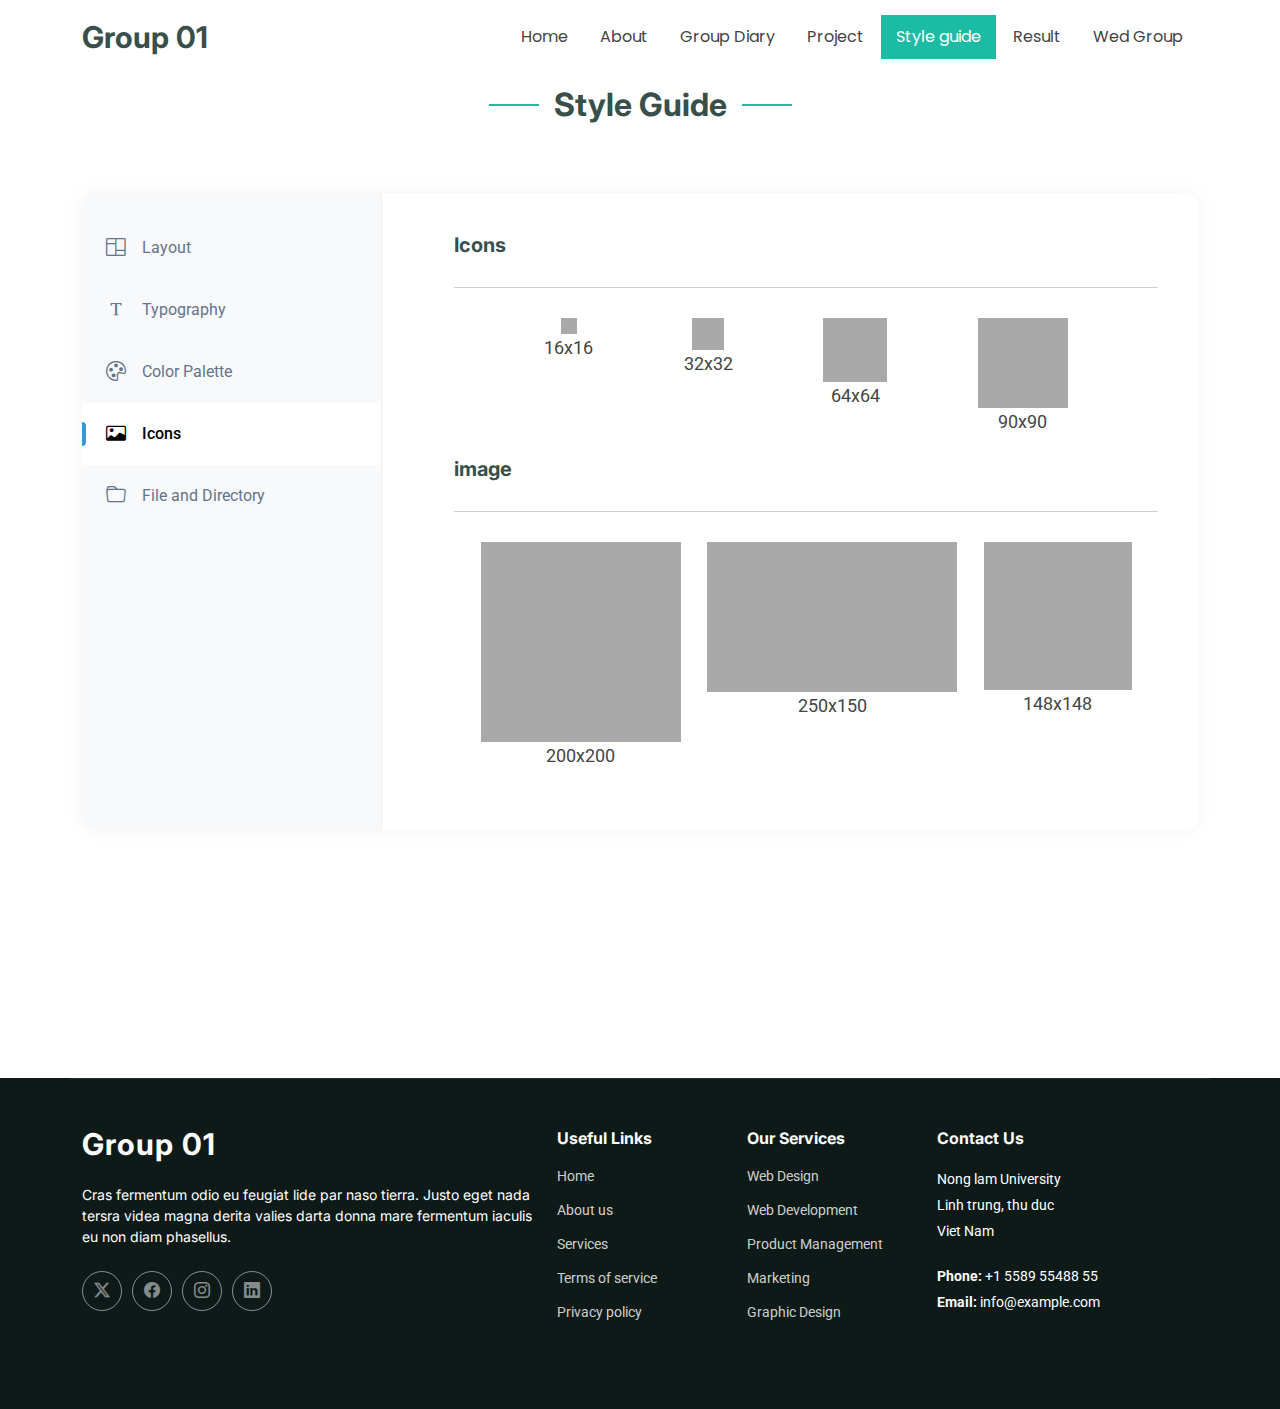
<file: icons.html>
<!DOCTYPE html>
<html lang="en">

<head>
  <meta charset="utf-8">
  <meta content="width=device-width, initial-scale=1.0" name="viewport">
  <title>Group 01</title>
  <meta name="description" content="">
  <meta name="keywords" content="">

  <!-- Favicons -->
  <link href="assets/img/Group 01.png" rel="icon">
  <link href="assets/img/Group 01.png" rel="apple-touch-icon">

  <!-- Fonts -->
  <link href="https://fonts.googleapis.com" rel="preconnect">
  <link href="https://fonts.gstatic.com" rel="preconnect" crossorigin>
  <link
    href="https://fonts.googleapis.com/css2?family=Roboto:ital,wght@0,100;0,300;0,400;0,500;0,700;0,900;1,100;1,300;1,400;1,500;1,700;1,900&family=Poppins:ital,wght@0,100;0,200;0,300;0,400;0,500;0,600;0,700;0,800;0,900;1,100;1,200;1,300;1,400;1,500;1,600;1,700;1,800;1,900&family=Inter:wght@100;200;300;400;500;600;700;800;900&display=swap"
    rel="stylesheet">
  <link rel="stylesheet" href="https://cdn.jsdelivr.net/npm/bootstrap-icons@1.11.3/font/bootstrap-icons.min.css">
  <!-- Vendor CSS Files -->
  <link href="https://cdn.jsdelivr.net/npm/bootstrap@5.3.3/dist/css/bootstrap.min.css" rel="stylesheet"
    integrity="sha384-QWTKZyjpPEjISv5WaRU9OFeRpok6YctnYmDr5pNlyT2bRjXh0JMhjY6hW+ALEwIH" crossorigin="anonymous">

  <!-- Main CSS File -->
  <link href="assets/css/main.css" rel="stylesheet">
  <link href="assets/css/style.css" rel="stylesheet">

  <!-- =======================================================
  * Template Name: Shuffle
  * Template URL: https://bootstrapmade.com/bootstrap-3-one-page-template-free-shuffle/
  * Updated: Aug 07 2024 with Bootstrap v5.3.3
  * Author: BootstrapMade.com
  * License: https://bootstrapmade.com/license/
  ======================================================== -->
</head>

<body class="index-page">

  <header id="header" class="header d-flex align-items-center fixed-top">
    <div class="container-fluid container-xl position-relative d-flex align-items-center justify-content-between">

      <a href="home.html" class="logo d-flex align-items-center">
        <!-- Uncomment the line below if you also wish to use an image logo -->
        <!-- <img src="assets/img/logo.png" alt=""> -->
        <h1 class="sitename">Group 01</h1>
      </a>

      <nav id="navmenu" class="navmenu">
        <ul>
          <li><a href="./home.html">Home</a></li>
          <li><a href="./about.html">About</a></li>
          <li><a href="./groupDiary.html" >Group Diary</a></li>
          <li><a href="./project.html">Project</a></li>
          <li><a href="./styleguide.html" class="active">Style guide</a></li>
          <li><a href="./result.html">Result</a></li>
          <li><a href="https://vanhieurpk2022.github.io/hci2024group01/index.html">Wed Group</a></li>
        </ul>
        <i class="mobile-nav-toggle d-xl-none bi bi-list"></i>
      </nav>

    </div>
  </header>

  <main class="main">


    <div class="container py-5 " style="margin-top: 3%;">
      <div class="container section-title " data-aos="fade-up">
        <h2>Style Guide</h2>
      </div>
      <div class="content-wrapper">
        <div class="sidebar">
          <nav class="nav flex-column">
            <a href="./styleguide.html" class="nav-link ">
              <i class="bi bi-columns"></i>
              Layout
            </a>
            <a href="./typography.html" class="nav-link ">
              <i class="bi bi-fonts"></i>
              Typography
            </a>
            <a href="./colorpalette.html" class="nav-link">
              <i class="bi bi-palette"></i>
              Color Palette
            </a>
            <a href="./icons.html" class="nav-link active">
              <i class="bi bi-card-image"></i>
              Icons
            </a>
            <a href="./filedirectory.html" class="nav-link">
              <i class="bi bi-folder"></i>
              File and Directory
            </a>
          </nav>
        </div>

        
        <div class="content">
          <h2>Icons</h2>
          <hr>
            <div class=" d-flex flex-row justify-content-evenly ">
              <!-- box 1 -->
                <div class="d-flex flex-column align-items-center">
                  <div style="background-color: darkgrey; height: 16px; width: 16px;"> </div>
                  <p>16x16</p>
                </div>
  
                <!-- box 2 -->
                <div class="d-flex flex-column align-items-center">
                  <div style="background-color: darkgrey; height: 32px; width: 32px;"> </div>
                  <p>32x32</p>
                </div>
  
                   <!-- box 3 -->
                   <div class="d-flex flex-column align-items-center">
                    <div style="background-color: darkgrey; height: 64px; width: 64px;"> </div>
                    <p>64x64</p>
                  </div>
                  
                  <!-- box 4 -->
                  <div class="d-flex flex-column align-items-center">
                    <div style="background-color: darkgrey; height: 90px; width: 90px;"> </div>
                    <p>90x90</p>
                  </div>
              
          </div>
          <div class="">
            <h2>image</h2>
            <hr>
            <div class=" d-flex flex-row justify-content-evenly ">

            <!-- box 1 -->
              <div class="d-flex flex-column align-items-center">
                <div style="background-color: darkgrey; height: 200px; width: 200px;"> </div>
                <p>200x200</p>
              </div>

              <!-- box 2 -->
              <div class="d-flex flex-column align-items-center">
                <div style="background-color: darkgrey; height: 150px; width: 250px;"> </div>
                <p>250x150</p>
              </div>

                 <!-- box 3 -->
                 <div class="d-flex flex-column align-items-center">
                  <div style="background-color: darkgrey; height: 148px; width: 148px;"> </div>
                  <p>148x148</p>
                </div>
                  
                </div>
        </div>


        <!-- start container tabs -->

        <!-- ends Container nav_tabs -->
  </main>

  <footer id="footer" class="footer dark-background" style="margin-top: 200px;">

    <div class="container footer-top">
      <div class="row gy-4">
        <div class="col-lg-5 col-md-12 footer-about">
          <a href="home.html" class="logo d-flex align-items-center">
            <span class="sitename">Group 01</span>
          </a>
          <p>Cras fermentum odio eu feugiat lide par naso tierra. Justo eget nada tersra videa magna derita valies darta
            donna mare fermentum iaculis eu non diam phasellus.</p>
          <div class="social-links d-flex mt-4">
            <a href=""><i class="bi bi-twitter-x"></i></a>
            <a href=""><i class="bi bi-facebook"></i></a>
            <a href=""><i class="bi bi-instagram"></i></a>
            <a href=""><i class="bi bi-linkedin"></i></a>
          </div>
        </div>

        <div class="col-lg-2 col-6 footer-links">
          <h4>Useful Links</h4>
          <ul>
            <li><a href="#">Home</a></li>
            <li><a href="#">About us</a></li>
            <li><a href="#">Services</a></li>
            <li><a href="#">Terms of service</a></li>
            <li><a href="#">Privacy policy</a></li>
          </ul>
        </div>

        <div class="col-lg-2 col-6 footer-links">
          <h4>Our Services</h4>
          <ul>
            <li><a href="#">Web Design</a></li>
            <li><a href="#">Web Development</a></li>
            <li><a href="#">Product Management</a></li>
            <li><a href="#">Marketing</a></li>
            <li><a href="#">Graphic Design</a></li>
          </ul>
        </div>

        <div class="col-lg-3 col-md-12 footer-contact text-center text-md-start">
          <h4>Contact Us</h4>
          <p>Nong lam University</p>
          <p>Linh trung, thu duc</p>
          <p>Viet Nam</p>
          <p class="mt-4"><strong>Phone:</strong> <span>+1 5589 55488 55</span></p>
          <p><strong>Email:</strong> <span>info@example.com</span></p>
        </div>

      </div>
    </div>



  </footer>

  <!-- Scroll Top -->
  <a href="#" id="scroll-top" class="scroll-top d-flex align-items-center justify-content-center"><i
      class="bi bi-arrow-up-short"></i></a>

  <!-- Preloader -->
  <div id="preloader"></div>

  <!-- Vendor JS Files -->
  <script src="https://cdn.jsdelivr.net/npm/bootstrap@5.3.3/dist/js/bootstrap.bundle.min.js"
    integrity="sha384-YvpcrYf0tY3lHB60NNkmXc5s9fDVZLESaAA55NDzOxhy9GkcIdslK1eN7N6jIeHz"
    crossorigin="anonymous"></script>

  <!-- Main JS File -->
  <script src="assets/js/main.js"></script>

</body>

</html>
</file>
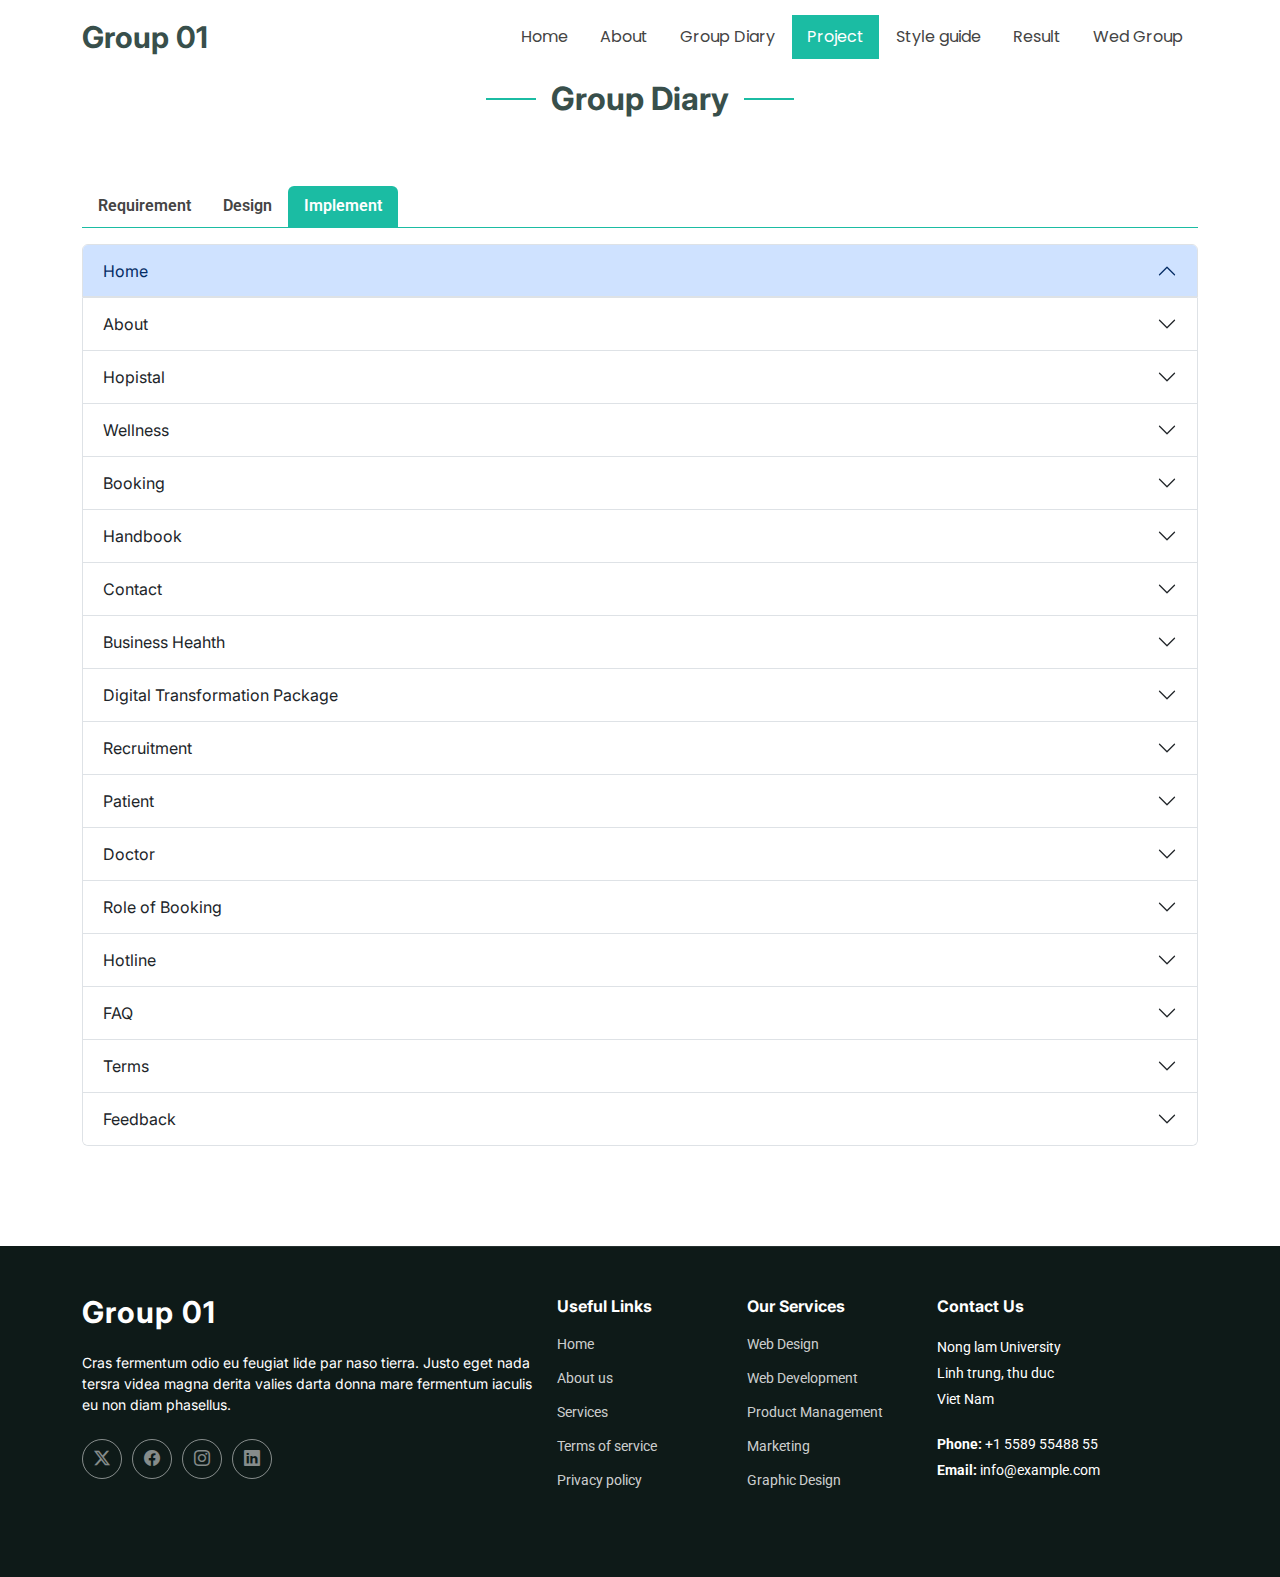
<file: implement.html>
<!DOCTYPE html>
<html lang="en">

<head>
  <meta charset="utf-8">
  <meta content="width=device-width, initial-scale=1.0" name="viewport">
  <title>Group 01</title>
  <meta name="description" content="">
  <meta name="keywords" content="">

  <!-- Favicons -->
  <link href="assets/img/Group 01.png" rel="icon">
  <link href="assets/img/Group 01.png" rel="apple-touch-icon">

  <!-- Fonts -->
  <link href="https://fonts.googleapis.com" rel="preconnect">
  <link href="https://fonts.gstatic.com" rel="preconnect" crossorigin>
  <link
    href="https://fonts.googleapis.com/css2?family=Roboto:ital,wght@0,100;0,300;0,400;0,500;0,700;0,900;1,100;1,300;1,400;1,500;1,700;1,900&family=Poppins:ital,wght@0,100;0,200;0,300;0,400;0,500;0,600;0,700;0,800;0,900;1,100;1,200;1,300;1,400;1,500;1,600;1,700;1,800;1,900&family=Inter:wght@100;200;300;400;500;600;700;800;900&display=swap"
    rel="stylesheet">
  <link rel="stylesheet" href="https://cdn.jsdelivr.net/npm/bootstrap-icons@1.11.3/font/bootstrap-icons.min.css">
  <!-- Vendor CSS Files -->
  <link href="https://cdn.jsdelivr.net/npm/bootstrap@5.3.3/dist/css/bootstrap.min.css" rel="stylesheet"
    integrity="sha384-QWTKZyjpPEjISv5WaRU9OFeRpok6YctnYmDr5pNlyT2bRjXh0JMhjY6hW+ALEwIH" crossorigin="anonymous">


  <!-- Main CSS File -->
  <link href="assets/css/main.css" rel="stylesheet">

  <!-- =======================================================
  * Template Name: Shuffle
  * Template URL: https://bootstrapmade.com/bootstrap-3-one-page-template-free-shuffle/
  * Updated: Aug 07 2024 with Bootstrap v5.3.3
  * Author: BootstrapMade.com
  * License: https://bootstrapmade.com/license/
  ======================================================== -->
</head>

<body class="index-page">

  <header id="header" class="header d-flex align-items-center fixed-top">
    <div class="container-fluid container-xl position-relative d-flex align-items-center justify-content-between">

      <a href="home.html" class="logo d-flex align-items-center">
        <!-- Uncomment the line below if you also wish to use an image logo -->
        <!-- <img src="assets/img/logo.png" alt=""> -->
        <h1 class="sitename">Group 01</h1>
      </a>

      <nav id="navmenu" class="navmenu">
        <ul>
          <li><a href="./home.html">Home</a></li>
          <li><a href="./about.html">About</a></li>
          <li><a href="./groupDiary.html" >Group Diary</a></li>
          <li><a href="./project.html" class="active">Project</a></li>
          <li><a href="./styleguide.html">Style guide</a></li>
          <li><a href="./result.html">Result</a></li>
          <li><a href="https://vanhieurpk2022.github.io/hci2024group01/index.html">Wed Group</a></li>
        </ul>
        <i class="mobile-nav-toggle d-xl-none bi bi-list"></i>
      </nav>

    </div>
  </header>

  <main style="margin-top: 80px">
    <div class="container">
      <div class="section-title">
        <h2>Group Diary</h2>
      </div>

      <ul class="nav nav-tabs">
        <li class="nav-item">
          <a class="nav-link " href="./project.html">Requirement</a>
        </li>
        <li class="nav-item">
          <a class="nav-link " href="./design.html">Design</a>
        </li>
        <li class="nav-item">
            <a class="nav-link active" href="./implement.html">Implement</a>
          </li>
      </ul>

     
    </div>
  </main>
  <main>
  
    <!-- start -->
    <div class="container">
        <div class="accordion" id="accordionExample">
            <div class="accordion-item">
              <h2 class="accordion-header">
                <button class="accordion-button" type="button" data-bs-toggle="collapse" data-bs-target="#collapseOne" aria-expanded="true" aria-controls="collapseOne">
                Home
                </button>
              </h2>
              <div id="collapseOne" class="accordion-collapse collapse" data-bs-parent="#accordionExample">
                <div class="accordion-body">
                    <iframe src="https://vanhieurpk2022.github.io/hci2024group01/index.html" allowfullscreen frameborder="0" style="width:100%; height:750px;"></iframe>
                </div>
                <div class="accordion-footer d-flex justify-content-center py-2"><span class="rounded bg-success py-2 px-4"><a style="color: white;" href="https://vanhieurpk2022.github.io/hci2024group01/index.html">Go To Page</a></span></div>
              </div>
            </div>
            <div class="accordion-item">
              <h2 class="accordion-header">
                <button class="accordion-button collapsed" type="button" data-bs-toggle="collapse" data-bs-target="#collapseTwo" aria-expanded="false" aria-controls="collapseTwo">
                 About
                </button>
              </h2>
              <div id="collapseTwo" class="accordion-collapse collapse" data-bs-parent="#accordionExample">
                <div class="accordion-body">
                    <iframe src="https://vanhieurpk2022.github.io/hci2024group01/about.html" allowfullscreen frameborder="0" style="width:100%; height:750px;"></iframe>
                </div>
                <div class="accordion-footer d-flex justify-content-center py-2"><span class="rounded bg-success py-2 px-4"><a style="color: white;" href="https://vanhieurpk2022.github.io/hci2024group01/about.html">Go To Page</a></span></div>

              </div>
            </div>
            <!-- start Accorditon -->
            <div class="accordion-item">
              <h2 class="accordion-header">
                <button class="accordion-button collapsed" type="button" data-bs-toggle="collapse" data-bs-target="#collapseThree" aria-expanded="false" aria-controls="collapseThree">
                    Hopistal
                </button>
              </h2>
              <div id="collapseThree" class="accordion-collapse collapse" data-bs-parent="#accordionExample">
                <div class="accordion-body">
                    <iframe src="https://vanhieurpk2022.github.io/hci2024group01/HospitalVisit.html" allowfullscreen frameborder="0" style="width:100%; height:750px;"></iframe>
                </div>
                <div class="accordion-footer d-flex justify-content-center py-2"><span class="rounded bg-success py-2 px-4"><a style="color: white;" href="https://vanhieurpk2022.github.io/hci2024group01/HospitalVisit.html">Go To Page</a></span></div>

              </div>
            </div>
            <!-- end -->

             <!-- start Accorditon -->
            <div class="accordion-item">
                <h2 class="accordion-header">
                  <button class="accordion-button collapsed" type="button" data-bs-toggle="collapse" data-bs-target="#collapse4" aria-expanded="false" aria-controls="collapse4">
                      Wellness
                  </button>
                </h2>
                <div id="collapse4" class="accordion-collapse collapse" data-bs-parent="#accordionExample">
                  <div class="accordion-body">
                    <iframe src="https://vanhieurpk2022.github.io/hci2024group01/Healthily.html" allowfullscreen frameborder="0" style="width:100%; height:750px;"></iframe>
                  </div>
                  <div class="accordion-footer d-flex justify-content-center py-2"><span class="rounded bg-success py-2 px-4"><a style="color: white;" href="https://vanhieurpk2022.github.io/hci2024group01/Healthily.html">Go To Page</a></span></div>

                </div>
              </div>
              <!-- end -->

               <!-- start Accorditon -->
            <div class="accordion-item">
                <h2 class="accordion-header">
                  <button class="accordion-button collapsed" type="button" data-bs-toggle="collapse" data-bs-target="#collapse5" aria-expanded="false" aria-controls="collapse5">
                      Booking
                  </button>
                </h2>
                <div id="collapse5" class="accordion-collapse collapse" data-bs-parent="#accordionExample">
                  <div class="accordion-body">
                    <iframe src="https://vanhieurpk2022.github.io/hci2024group01/booknow.html" allowfullscreen frameborder="0" style="width:100%; height:750px;"></iframe>
                  </div>
                  <div class="accordion-footer d-flex justify-content-center py-2"><span class="rounded bg-success py-2 px-4"><a style="color: white;" href="https://vanhieurpk2022.github.io/hci2024group01/booknow.html">Go To Page</a></span></div>

                </div>
              </div>
              <!-- end -->
               <!-- start Accorditon -->
            <div class="accordion-item">
                <h2 class="accordion-header">
                  <button class="accordion-button collapsed" type="button" data-bs-toggle="collapse" data-bs-target="#collapse6" aria-expanded="false" aria-controls="collapse6">
                    Handbook
                  </button>
                </h2>
                <div id="collapse6" class="accordion-collapse collapse" data-bs-parent="#accordionExample">
                  <div class="accordion-body">
                    <iframe src="https://vanhieurpk2022.github.io/hci2024group01/handbook.html" allowfullscreen frameborder="0" style="width:100%; height:750px;"></iframe>
                  </div>
                  <div class="accordion-footer d-flex justify-content-center py-2"><span class="rounded bg-success py-2 px-4"><a style="color: white;" href="https://vanhieurpk2022.github.io/hci2024group01/handbook.html">Go To Page</a></span></div>

                </div>
              </div>
              <!-- end -->

               <!-- start Accorditon -->
            <div class="accordion-item">
                <h2 class="accordion-header">
                  <button class="accordion-button collapsed" type="button" data-bs-toggle="collapse" data-bs-target="#collapse7" aria-expanded="false" aria-controls="collapse7">
                     Contact
                  </button>
                </h2>
                <div id="collapse7" class="accordion-collapse collapse" data-bs-parent="#accordionExample">
                  <div class="accordion-body">
                    <iframe src="https://vanhieurpk2022.github.io/hci2024group01/contact.html" allowfullscreen frameborder="0" style="width:100%; height:750px;"></iframe>
                  </div>
                  <div class="accordion-footer d-flex justify-content-center py-2"><span class="rounded bg-success py-2 px-4"><a style="color: white;" href="https://vanhieurpk2022.github.io/hci2024group01/contact.html">Go To Page</a></span></div>

                </div>
              </div>
              <!-- end -->

               <!-- start Accorditon -->
            <div class="accordion-item">
                <h2 class="accordion-header">
                  <button class="accordion-button collapsed" type="button" data-bs-toggle="collapse" data-bs-target="#collapse8" aria-expanded="false" aria-controls="collapse8">
                    Business Heahth
                  </button>
                </h2>
                <div id="collapse8" class="accordion-collapse collapse" data-bs-parent="#accordionExample">
                  <div class="accordion-body">
                    <iframe src="https://vanhieurpk2022.github.io/hci2024group01/business.html" allowfullscreen frameborder="0" style="width:100%; height:750px;"></iframe>
                  </div>
                  <div class="accordion-footer d-flex justify-content-center py-2"><span class="rounded bg-success py-2 px-4"><a style="color: white;" href="https://vanhieurpk2022.github.io/hci2024group01/business.html">Go To Page</a></span></div>

                </div>
              </div>
              <!-- end -->

               <!-- start Accorditon -->
            <div class="accordion-item">
                <h2 class="accordion-header">
                  <button class="accordion-button collapsed" type="button" data-bs-toggle="collapse" data-bs-target="#collapse9" aria-expanded="false" aria-controls="collapse9">
                     Digital Transformation Package
                  </button>
                </h2>
                <div id="collapse9" class="accordion-collapse collapse" data-bs-parent="#accordionExample">
                  <div class="accordion-body">
                    <iframe src="https://vanhieurpk2022.github.io/hci2024group01/digital.html" allowfullscreen frameborder="0" style="width:100%; height:750px;"></iframe>
                  </div>
                  <div class="accordion-footer d-flex justify-content-center py-2"><span class="rounded bg-success py-2 px-4"><a style="color: white;" href="https://vanhieurpk2022.github.io/hci2024group01/digital.html">Go To Page</a></span></div>

                </div>
              </div>
              <!-- end -->


                  <!-- start Accorditon -->
            <div class="accordion-item">
                <h2 class="accordion-header">
                  <button class="accordion-button collapsed" type="button" data-bs-toggle="collapse" data-bs-target="#collapse10" aria-expanded="false" aria-controls="collapse10">
                     Recruitment
                  </button>
                </h2>
                <div id="collapse10" class="accordion-collapse collapse" data-bs-parent="#accordionExample">
                  <div class="accordion-body">
                    <iframe src="https://vanhieurpk2022.github.io/hci2024group01/Recruitment.html" allowfullscreen frameborder="0" style="width:100%; height:750px;"></iframe>
                  </div>
                  <div class="accordion-footer d-flex justify-content-center py-2"><span class="rounded bg-success py-2 px-4"><a style="color: white;" href="https://vanhieurpk2022.github.io/hci2024group01/Recruitment.html">Go To Page</a></span></div>

                </div>
              </div>
              <!-- end -->
                   <!-- start Accorditon -->
            <div class="accordion-item">
                <h2 class="accordion-header">
                  <button class="accordion-button collapsed" type="button" data-bs-toggle="collapse" data-bs-target="#collapse11" aria-expanded="false" aria-controls="collapse11">
                   Patient
                  </button>
                </h2>
                <div id="collapse11" class="accordion-collapse collapse" data-bs-parent="#accordionExample">
                  <div class="accordion-body">
                    <iframe src="https://vanhieurpk2022.github.io/hci2024group01/patient.html" allowfullscreen frameborder="0" style="width:100%; height:750px;"></iframe>
                  </div>
                  <div class="accordion-footer d-flex justify-content-center py-2"><span class="rounded bg-success py-2 px-4"><a style="color: white;" href="https://vanhieurpk2022.github.io/hci2024group01/patient.html">Go To Page</a></span></div>

                </div>
              </div>
              <!-- end -->
                   <!-- start Accorditon -->
            <div class="accordion-item">
                <h2 class="accordion-header">
                  <button class="accordion-button collapsed" type="button" data-bs-toggle="collapse" data-bs-target="#collapse12" aria-expanded="false" aria-controls="collapse12">
                    Doctor
                  </button>
                </h2>
                <div id="collapse12" class="accordion-collapse collapse" data-bs-parent="#accordionExample">
                  <div class="accordion-body">
                    <iframe src="https://vanhieurpk2022.github.io/hci2024group01/doctor.html" allowfullscreen frameborder="0" style="width:100%; height:750px;"></iframe>
                  </div>
                  <div class="accordion-footer d-flex justify-content-center py-2"><span class="rounded bg-success py-2 px-4"><a style="color: white;" href="https://vanhieurpk2022.github.io/hci2024group01/doctor.html">Go To Page</a></span></div>

                </div>
              </div>
              <!-- end -->
                   <!-- start Accorditon -->
            <div class="accordion-item">
                <h2 class="accordion-header">
                  <button class="accordion-button collapsed" type="button" data-bs-toggle="collapse" data-bs-target="#collapse13" aria-expanded="false" aria-controls="collapse13">
                    Role of Booking
                  </button>
                </h2>
                <div id="collapse13" class="accordion-collapse collapse" data-bs-parent="#accordionExample">
                  <div class="accordion-body">
                    <iframe src="https://vanhieurpk2022.github.io/hci2024group01/roleOf.html" allowfullscreen frameborder="0" style="width:100%; height:750px;"></iframe>
                  </div>
                  <div class="accordion-footer d-flex justify-content-center py-2"><span class="rounded bg-success py-2 px-4"><a style="color: white;" href="https://vanhieurpk2022.github.io/hci2024group01/roleOf.html">Go To Page</a></span></div>

                </div>
              </div>
              <!-- end -->

                      <!-- start Accorditon -->
            <div class="accordion-item">
                <h2 class="accordion-header">
                  <button class="accordion-button collapsed" type="button" data-bs-toggle="collapse" data-bs-target="#collapse14" aria-expanded="false" aria-controls="collapse14">
                   Hotline
                  </button>
                </h2>
                <div id="collapse14" class="accordion-collapse collapse" data-bs-parent="#accordionExample">
                  <div class="accordion-body">
                    <iframe src="https://vanhieurpk2022.github.io/hci2024group01/hotLine.html" allowfullscreen frameborder="0" style="width:100%; height:750px;"></iframe>
                  </div>
                  <div class="accordion-footer d-flex justify-content-center py-2"><span class="rounded bg-success py-2 px-4"><a style="color: white;" href="https://vanhieurpk2022.github.io/hci2024group01/hotLine.html">Go To Page</a></span></div>

                </div>
              </div>
              <!-- end -->
                       <!-- start Accorditon -->
            <div class="accordion-item">
                <h2 class="accordion-header">
                  <button class="accordion-button collapsed" type="button" data-bs-toggle="collapse" data-bs-target="#collapse15" aria-expanded="false" aria-controls="collapse15">
                    FAQ
                  </button>
                </h2>
                <div id="collapse15" class="accordion-collapse collapse" data-bs-parent="#accordionExample">
                  <div class="accordion-body">
                    <iframe src="https://vanhieurpk2022.github.io/hci2024group01/fAQ.html" allowfullscreen frameborder="0" style="width:100%; height:750px;"></iframe>
                  </div>
                  <div class="accordion-footer d-flex justify-content-center py-2"><span class="rounded bg-success py-2 px-4"><a style="color: white;" href="https://vanhieurpk2022.github.io/hci2024group01/fAQ.html">Go To Page</a></span></div>

                </div>
              </div>
              <!-- end -->
                       <!-- start Accorditon -->
            <div class="accordion-item">
                <h2 class="accordion-header">
                  <button class="accordion-button collapsed" type="button" data-bs-toggle="collapse" data-bs-target="#collapse16" aria-expanded="false" aria-controls="collapse16">
                   Terms
                  </button>
                </h2>
                <div id="collapse16" class="accordion-collapse collapse" data-bs-parent="#accordionExample">
                  <div class="accordion-body">
                    <iframe src="https://vanhieurpk2022.github.io/hci2024group01/terms.html" allowfullscreen frameborder="0" style="width:100%; height:750px;"></iframe>
                  </div>
                  <div class="accordion-footer d-flex justify-content-center py-2"><span class="rounded bg-success py-2 px-4"><a style="color: white;" href="https://vanhieurpk2022.github.io/hci2024group01/terms.html">Go To Page</a></span></div>

                </div>
              </div>
              <!-- end -->

                         <!-- start Accorditon -->
            <div class="accordion-item">
                <h2 class="accordion-header">
                  <button class="accordion-button collapsed" type="button" data-bs-toggle="collapse" data-bs-target="#collapse17" aria-expanded="false" aria-controls="collapse17">
                   Feedback
                  </button>
                </h2>
                <div id="collapse17" class="accordion-collapse collapse" data-bs-parent="#accordionExample">
                  <div class="accordion-body">
                    <iframe src="https://vanhieurpk2022.github.io/hci2024group01/feedback.html" allowfullscreen frameborder="0" style="width:100%; height:750px;"></iframe>
                  </div>
                  <div class="accordion-footer d-flex justify-content-center py-2"><span class="rounded bg-success py-2 px-4"><a style="color: white;" href="https://vanhieurpk2022.github.io/hci2024group01/feedback.html">Go To Page</a></span></div>

                </div>
              </div>
              <!-- end -->
          </div>
    </div>
  </main>

  <footer id="footer" class="footer dark-background" style="margin-top: 100px;">

    <div class="container footer-top">
      <div class="row gy-4">
        <div class="col-lg-5 col-md-12 footer-about">
          <a href="home.html" class="logo d-flex align-items-center">
            <span class="sitename">Group 01</span>
          </a>
          <p>Cras fermentum odio eu feugiat lide par naso tierra. Justo eget nada tersra videa magna derita valies darta
            donna mare fermentum iaculis eu non diam phasellus.</p>
          <div class="social-links d-flex mt-4">
            <a href=""><i class="bi bi-twitter-x"></i></a>
            <a href=""><i class="bi bi-facebook"></i></a>
            <a href=""><i class="bi bi-instagram"></i></a>
            <a href=""><i class="bi bi-linkedin"></i></a>
          </div>
        </div>

        <div class="col-lg-2 col-6 footer-links">
          <h4>Useful Links</h4>
          <ul>
            <li><a href="#">Home</a></li>
            <li><a href="#">About us</a></li>
            <li><a href="#">Services</a></li>
            <li><a href="#">Terms of service</a></li>
            <li><a href="#">Privacy policy</a></li>
          </ul>
        </div>

        <div class="col-lg-2 col-6 footer-links">
          <h4>Our Services</h4>
          <ul>
            <li><a href="#">Web Design</a></li>
            <li><a href="#">Web Development</a></li>
            <li><a href="#">Product Management</a></li>
            <li><a href="#">Marketing</a></li>
            <li><a href="#">Graphic Design</a></li>
          </ul>
        </div>

        <div class="col-lg-3 col-md-12 footer-contact text-center text-md-start">
          <h4>Contact Us</h4>
          <p>Nong lam University</p>
          <p>Linh trung, thu duc</p>
          <p>Viet Nam</p>
          <p class="mt-4"><strong>Phone:</strong> <span>+1 5589 55488 55</span></p>
          <p><strong>Email:</strong> <span>info@example.com</span></p>
        </div>

      </div>
    </div>



  </footer>

  <!-- Scroll Top -->
  <a href="#" id="scroll-top" class="scroll-top d-flex align-items-center justify-content-center"><i
      class="bi bi-arrow-up-short"></i></a>

  <!-- Preloader -->
  <div id="preloader"></div>

  <!-- Vendor JS Files -->
  <script src="https://cdn.jsdelivr.net/npm/bootstrap@5.3.3/dist/js/bootstrap.bundle.min.js"
    integrity="sha384-YvpcrYf0tY3lHB60NNkmXc5s9fDVZLESaAA55NDzOxhy9GkcIdslK1eN7N6jIeHz"
    crossorigin="anonymous"></script>

  <!-- Main JS File -->
  <script src="assets/js/main.js"></script>

</body>

</html>
</file>
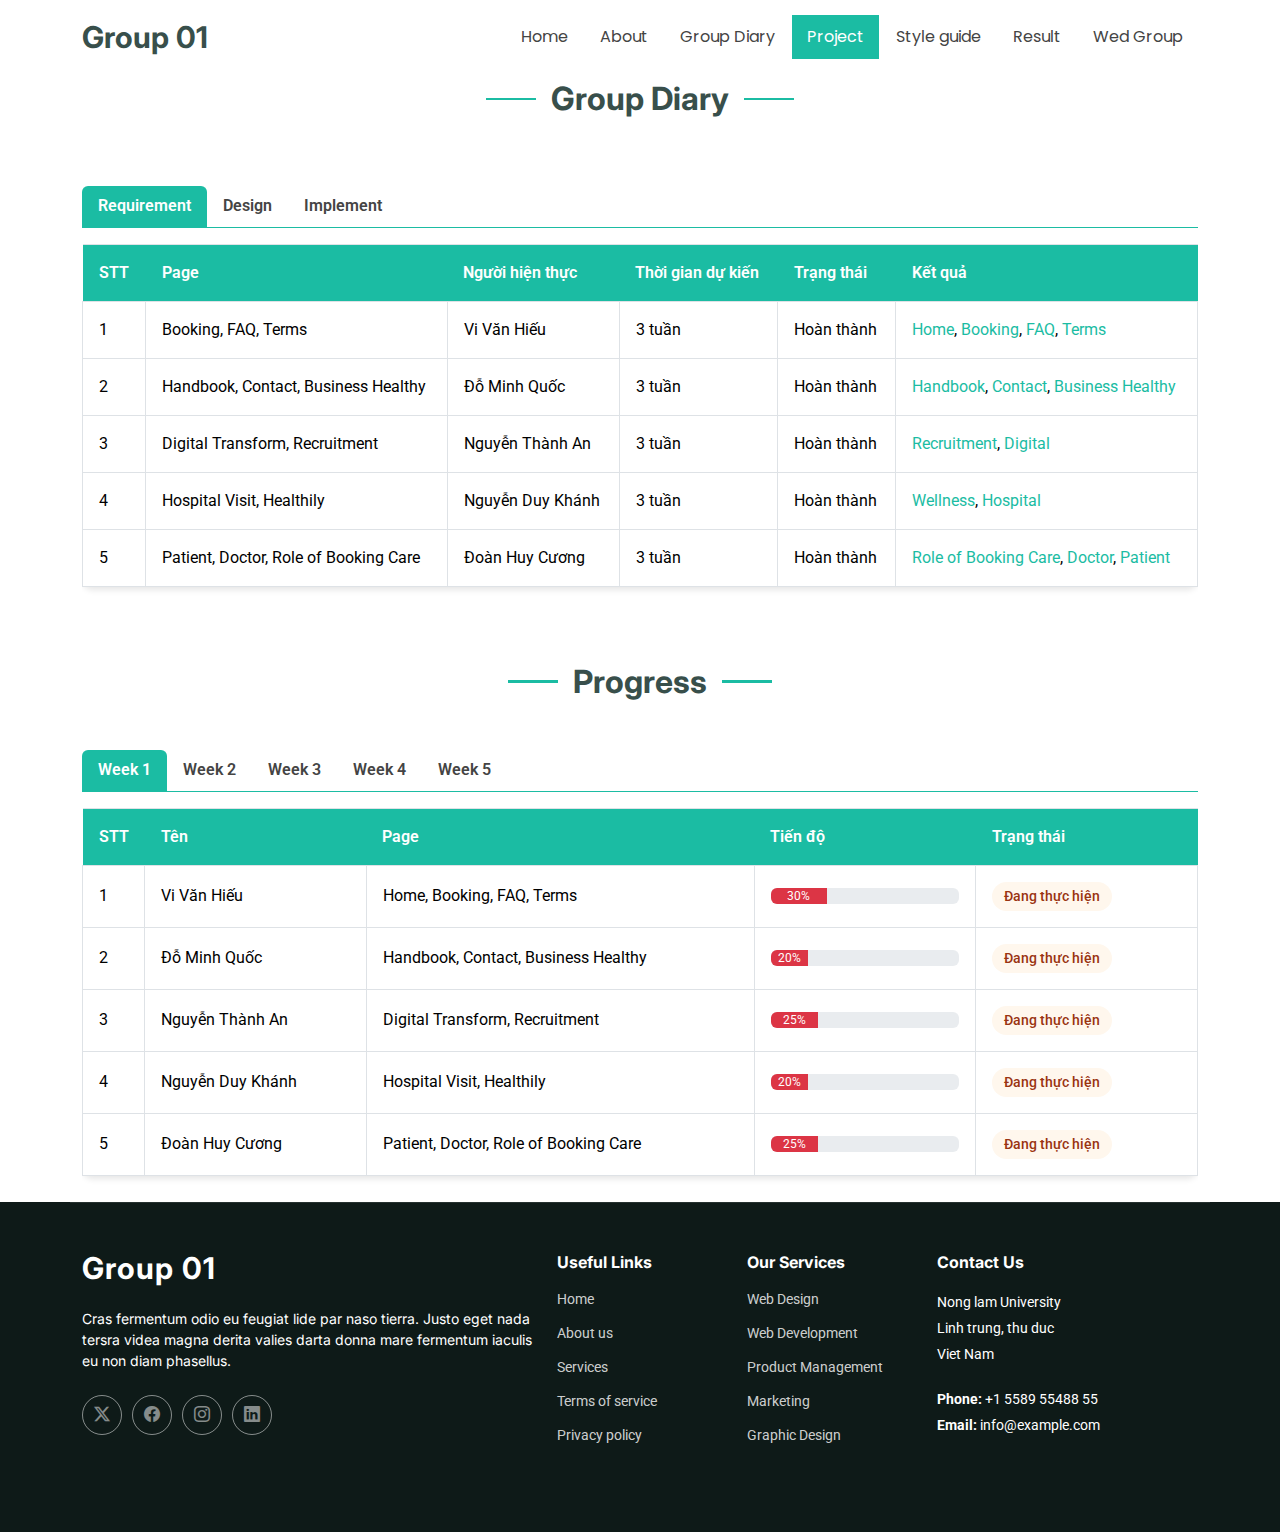
<file: project.html>
<!DOCTYPE html>
<html lang="en">

<head>
  <meta charset="utf-8">
  <meta content="width=device-width, initial-scale=1.0" name="viewport">
  <title>Group 01</title>
  <meta name="description" content="">
  <meta name="keywords" content="">

  <!-- Favicons -->
  <link href="assets/img/Group 01.png" rel="icon">
  <link href="assets/img/Group 01.png" rel="apple-touch-icon">

  <!-- Fonts -->
  <link href="https://fonts.googleapis.com" rel="preconnect">
  <link href="https://fonts.gstatic.com" rel="preconnect" crossorigin>
  <link
    href="https://fonts.googleapis.com/css2?family=Roboto:ital,wght@0,100;0,300;0,400;0,500;0,700;0,900;1,100;1,300;1,400;1,500;1,700;1,900&family=Poppins:ital,wght@0,100;0,200;0,300;0,400;0,500;0,600;0,700;0,800;0,900;1,100;1,200;1,300;1,400;1,500;1,600;1,700;1,800;1,900&family=Inter:wght@100;200;300;400;500;600;700;800;900&display=swap"
    rel="stylesheet">
  <link rel="stylesheet" href="https://cdn.jsdelivr.net/npm/bootstrap-icons@1.11.3/font/bootstrap-icons.min.css">
  <!-- Vendor CSS Files -->
  <link href="https://cdn.jsdelivr.net/npm/bootstrap@5.3.3/dist/css/bootstrap.min.css" rel="stylesheet"
    integrity="sha384-QWTKZyjpPEjISv5WaRU9OFeRpok6YctnYmDr5pNlyT2bRjXh0JMhjY6hW+ALEwIH" crossorigin="anonymous">


  <!-- Main CSS File -->
  <link href="assets/css/main.css" rel="stylesheet">



</head>

<body class="index-page">

  <header id="header" class="header d-flex align-items-center fixed-top">
    <div class="container-fluid container-xl position-relative d-flex align-items-center justify-content-between">

      <a href="home.html" class="logo d-flex align-items-center">
        <!-- Uncomment the line below if you also wish to use an image logo -->
        <!-- <img src="assets/img/logo.png" alt=""> -->
        <h1 class="sitename">Group 01</h1>
      </a>

      <nav id="navmenu" class="navmenu">
        <ul>
          <li><a href="./home.html">Home</a></li>
          <li><a href="./about.html">About</a></li>
          <li><a href="./groupDiary.html" >Group Diary</a></li>
          <li><a href="./project.html" class="active">Project</a></li>
          <li><a href="./styleguide.html">Style guide</a></li>
          <li><a href="./result.html">Result</a></li>
          <li><a href="https://vanhieurpk2022.github.io/hci2024group01/index.html">Wed Group</a></li>
        </ul>
        <i class="mobile-nav-toggle d-xl-none bi bi-list"></i>
      </nav>

    </div>
  </header>

  <main style="margin-top: 80px">
    <div class="container">
      <div class="section-title">
        <h2>Group Diary</h2>
      </div>

      <ul class="nav nav-tabs">
        <li class="nav-item">
          <a class="nav-link active" href="#">Requirement</a>
        </li>
        <li class="nav-item">
          <a class="nav-link" href="./design.html">Design</a>
        </li>
        <li class="nav-item">
          <a class="nav-link" href="./implement.html">Implement</a>
        </li>
      </ul>

      <div class="table-responsive mt-3">
        <table class="table table-bordered">
          <thead>
            <tr>
              <th>STT</th>
              <th>Page</th>
              <th>Người hiện thực</th>
              <th>Thời gian dự kiến</th>
              <th>Trạng thái</th>
              <th>Kết quả</th>
            </tr>
          </thead>
          <tbody>
            <tr>
              <td>1</td>
              <td>Booking, FAQ, Terms</td>
              <td>Vi Văn Hiếu</td>
              <td>3 tuần</td>
              <td>Hoàn thành</td>
              <td>
                <a href="https://vanhieurpk2022.github.io/hci2024group01/index.html">Home</a>,
                <a href="https://vanhieurpk2022.github.io/hci2024group01/booknow.html">Booking</a>,
                <a href="https://vanhieurpk2022.github.io/hci2024group01/fAQ.html">FAQ</a>,
                <a href="https://vanhieurpk2022.github.io/hci2024group01/terms.html">Terms</a>
              </td>
            </tr>
            <tr>
              <td>2</td>
              <td>Handbook, Contact, Business Healthy</td>
              <td>Đỗ Minh Quốc</td>
              <td>3 tuần</td>
              <td>Hoàn thành</td>
              <td>
                <a href="https://vanhieurpk2022.github.io/hci2024group01/handbook.html">Handbook</a>,
                <a href="https://vanhieurpk2022.github.io/hci2024group01/contact.html">Contact</a>,
                <a href="https://vanhieurpk2022.github.io/hci2024group01/business.html">Business Healthy</a>
              </td>
            </tr>
            <tr>
              <td>3</td>
              <td>Digital Transform, Recruitment</td>
              <td>Nguyễn Thành An</td>
              <td>3 tuần</td>
              <td>Hoàn thành</td>
              <td>
                <a href="https://vanhieurpk2022.github.io/hci2024group01/Recruitment.html">Recruitment</a>,
                <a href="https://vanhieurpk2022.github.io/hci2024group01/digital.html">Digital</a>
              </td>
            </tr>
            <tr>
              <td>4</td>
              <td>Hospital Visit, Healthily</td>
              <td>Nguyễn Duy Khánh</td>
              <td>3 tuần</td>
              <td>Hoàn thành</td>
              <td>
                <a href="https://vanhieurpk2022.github.io/hci2024group01/Healthily.html">Wellness</a>,
                <a href="https://vanhieurpk2022.github.io/hci2024group01/HospitalVisit.html">Hospital</a>
              </td>
            </tr>
            <tr>
              <td>5</td>
              <td>Patient, Doctor, Role of Booking Care</td>
              <td>Đoàn Huy Cương</td>
              <td>3 tuần</td>
              <td>Hoàn thành</td>
              <td>
                <a href="https://vanhieurpk2022.github.io/hci2024group01/roleOf.html">Role of Booking Care</a>,
                <a href="https://vanhieurpk2022.github.io/hci2024group01/doctor.html">Doctor</a>,
                <a href="https://vanhieurpk2022.github.io/hci2024group01/patient.html">Patient</a>
              </td>
            </tr>
          </tbody>
        </table>
      </div>
      <div class="section-titleSecond">
        <h2>Progress</h2>
      </div>
      <div class="mt-5">
        <ul class="nav nav-tabs" id="weekTabs" role="tablist">
          <li class="nav-item" role="presentation">
            <button class="nav-link active" data-bs-toggle="tab" data-bs-target="#week1" type="button">Week 1</button>
          </li>
          <li class="nav-item" role="presentation">
            <button class="nav-link" data-bs-toggle="tab" data-bs-target="#week2" type="button">Week 2</button>
          </li>
          <li class="nav-item" role="presentation">
            <button class="nav-link" data-bs-toggle="tab" data-bs-target="#week3" type="button">Week 3</button>
          </li>
          <li class="nav-item" role="presentation">
            <button class="nav-link" data-bs-toggle="tab" data-bs-target="#week4" type="button">Week 4</button>
          </li>
          <li class="nav-item" role="presentation">
            <button class="nav-link" data-bs-toggle="tab" data-bs-target="#week5" type="button">Week 5</button>
          </li>
        </ul>

        <div class="tab-content" id="weekTabContent">
          <!-- Week 1 -->
          <div class="tab-pane fade show active" id="week1">
            <div class="table-responsive mt-3">
              <table class="table table-bordered">
                <thead>
                  <tr>
                    <th style="width: 5%">STT</th>
                    <th style="width: 20%">Tên</th>
                    <th style="width: 35%">Page</th>
                    <th style="width: 20%">Tiến độ</th>
                    <th style="width: 20%">Trạng thái</th>
                  </tr>
                </thead>
                <tbody>
                  <tr>
                    <td>1</td>
                    <td>Vi Văn Hiếu</td>
                    <td>Home, Booking, FAQ, Terms</td>
                    <td>
                      <div class="progress">
                        <div class="progress-bar bg-danger" style="width: 30%">30%</div>
                      </div>
                    </td>
                    <td>
                      <span class="status-badge status-in-progress">Đang thực hiện</span>
                    </td>
                  </tr>
                  <tr>
                    <td>2</td>
                    <td>Đỗ Minh Quốc</td>
                    <td>Handbook, Contact, Business Healthy</td>
                    <td>
                      <div class="progress">
                        <div class="progress-bar bg-danger" style="width: 20%">20%</div>
                      </div>
                    </td>
                    <td>
                      <span class="status-badge status-in-progress">Đang thực hiện</span>
                    </td>
                  </tr>
                  <tr>
                    <td>3</td>
                    <td>Nguyễn Thành An</td>
                    <td>Digital Transform, Recruitment</td>
                    <td>
                      <div class="progress">
                        <div class="progress-bar bg-danger" style="width: 25%">25%</div>
                      </div>
                    </td>
                    <td>
                      <span class="status-badge status-in-progress">Đang thực hiện</span>
                    </td>
                  </tr>
                  <tr>
                    <td>4</td>
                    <td>Nguyễn Duy Khánh</td>
                    <td>Hospital Visit, Healthily</td>
                    <td>
                      <div class="progress">
                        <div class="progress-bar bg-danger" style="width: 20%">20%</div>
                      </div>
                    </td>
                    <td>
                      <span class="status-badge status-in-progress">Đang thực hiện</span>
                    </td>
                  </tr>
                  <tr>
                    <td>5</td>
                    <td>Đoàn Huy Cương</td>
                    <td>Patient, Doctor, Role of Booking Care</td>
                    <td>
                      <div class="progress">
                        <div class="progress-bar bg-danger" style="width: 25%">25%</div>
                      </div>
                    </td>
                    <td>
                      <span class="status-badge status-in-progress">Đang thực hiện</span>
                    </td>
                  </tr>
                </tbody>
              </table>
            </div>
          </div>

          <!-- Week 2-5 -->
          <div class="tab-pane fade" id="week2">
            <!-- Similar table structure for Week 2 -->
            <div class="table-responsive mt-3">
              <table class="table table-bordered">
                <thead>
                  <tr>
                    <th style="width: 5%">STT</th>
                    <th style="width: 20%">Tên</th>
                    <th style="width: 35%">Page</th>
                    <th style="width: 20%">Tiến độ</th>
                    <th style="width: 20%">Trạng thái</th>
                  </tr>
                </thead>
                <tbody>
                  <tr>
                    <td>1</td>
                    <td>Vi Văn Hiếu</td>
                    <td>Home, Booking, FAQ, Terms</td>
                    <td>
                      <div class="progress">
                        <div class="progress-bar bg-warning" style="width: 45%">45%</div>
                      </div>
                    </td>
                    <td>
                      <span class="status-badge status-in-progress">Đang thực hiện</span>
                    </td>
                  </tr>
                  <tr>
                    <td>2</td>
                    <td>Đỗ Minh Quốc</td>
                    <td>Handbook, Contact, Business Healthy</td>
                    <td>
                      <div class="progress">
                        <div class="progress-bar bg-warning" style="width: 40%">40%</div>
                      </div>
                    </td>
                    <td>
                      <span class="status-badge status-in-progress">Đang thực hiện</span>
                    </td>
                  </tr>
                  <tr>
                    <td>3</td>
                    <td>Nguyễn Thành An</td>
                    <td>Digital Transform, Recruitment</td>
                    <td>
                      <div class="progress">
                        <div class="progress-bar bg-warning" style="width: 45%">45%</div>
                      </div>
                    </td>
                    <td>
                      <span class="status-badge status-in-progress">Đang thực hiện</span>
                    </td>
                  </tr>
                  <tr>
                    <td>4</td>
                    <td>Nguyễn Duy Khánh</td>
                    <td>Hospital Visit, Healthily</td>
                    <td>
                      <div class="progress">
                        <div class="progress-bar bg-warning" style="width: 40%">40%</div>
                      </div>
                    </td>
                    <td>
                      <span class="status-badge status-in-progress">Đang thực hiện</span>
                    </td>
                  </tr>
                  <tr>
                    <td>5</td>
                    <td>Đoàn Huy Cương</td>
                    <td>Patient, Doctor, Role of Booking Care</td>
                    <td>
                      <div class="progress">
                        <div class="progress-bar bg-warning" style="width: 35%">35%</div>
                      </div>
                    </td>
                    <td>
                      <span class="status-badge status-in-progress">Đang thực hiện</span>
                    </td>
                  </tr>
                </tbody>
              </table>
            </div>
          </div>
          <div class="tab-pane fade" id="week3">
            <!-- Similar table structure for Week 3 -->
            <div class="table-responsive mt-3">
              <table class="table table-bordered">
                <thead>
                  <tr>
                    <th style="width: 5%">STT</th>
                    <th style="width: 20%">Tên</th>
                    <th style="width: 35%">Page</th>
                    <th style="width: 20%">Tiến độ</th>
                    <th style="width: 20%">Trạng thái</th>
                  </tr>
                </thead>
                <tbody>
                  <tr>
                    <td>1</td>
                    <td>Vi Văn Hiếu</td>
                    <td>Home, Booking, FAQ, Terms</td>
                    <td>
                      <div class="progress">
                        <div class="progress-bar bg-info" style="width: 65%">65%</div>
                      </div>
                    </td>
                    <td>
                      <span class="status-badge status-in-progress">Đang thực hiện</span>
                    </td>
                  </tr>
                  <tr>
                    <td>2</td>
                    <td>Đỗ Minh Quốc</td>
                    <td>Handbook, Contact, Business Healthy</td>
                    <td>
                      <div class="progress">
                        <div class="progress-bar bg-warning" style="width: 60%">60%</div>
                      </div>
                    </td>
                    <td>
                      <span class="status-badge status-in-progress">Đang thực hiện</span>
                    </td>
                  </tr>
                  <tr>
                    <td>3</td>
                    <td>Nguyễn Thành An</td>
                    <td>Digital Transform, Recruitment</td>
                    <td>
                      <div class="progress">
                        <div class="progress-bar bg-warning" style="width: 50%">50%</div>
                      </div>
                    </td>
                    <td>
                      <span class="status-badge status-in-progress">Đang thực hiện</span>
                    </td>
                  </tr>
                  <tr>
                    <td>4</td>
                    <td>Nguyễn Duy Khánh</td>
                    <td>Hospital Visit, Healthily</td>
                    <td>
                      <div class="progress">
                        <div class="progress-bar bg-warning" style="width: 60%">60%</div>
                      </div>
                    </td>
                    <td>
                      <span class="status-badge status-in-progress">Đang thực hiện</span>
                    </td>
                  </tr>
                  <tr>
                    <td>5</td>
                    <td>Đoàn Huy Cương</td>
                    <td>Patient, Doctor, Role of Booking Care</td>
                    <td>
                      <div class="progress">
                        <div class="progress-bar bg-warning" style="width: 55%">55%</div>
                      </div>
                    </td>
                    <td>
                      <span class="status-badge status-in-progress">Đang thực hiện</span>
                    </td>
                  </tr>
                </tbody>
              </table>
            </div>
          </div>
          <div class="tab-pane fade" id="week4">
            <!-- Similar table structure for Week 4 -->
            <div class="table-responsive mt-3">
              <table class="table table-bordered">
                <thead>
                  <tr>
                    <th style="width: 5%">STT</th>
                    <th style="width: 20%">Tên</th>
                    <th style="width: 35%">Page</th>
                    <th style="width: 20%">Tiến độ</th>
                    <th style="width: 20%">Trạng thái</th>
                  </tr>
                </thead>
                <tbody>
                  <tr>
                    <td>1</td>
                    <td>Vi Văn Hiếu</td>
                    <td>Home, Booking, FAQ, Terms</td>
                    <td>
                      <div class="progress">
                        <div class="progress-bar bg-primary" style="width: 90%">90%</div>
                      </div>
                    </td>
                    <td>
                      <span class="status-badge status-in-progress">Đang thực hiện</span>
                    </td>
                  </tr>
                  <tr>
                    <td>2</td>
                    <td>Đỗ Minh Quốc</td>
                    <td>Handbook, Contact, Business Healthy</td>
                    <td>
                      <div class="progress">
                        <div class="progress-bar bg-info" style="width: 85%">85%</div>
                      </div>
                    </td>
                    <td>
                      <span class="status-badge status-in-progress">Đang thực hiện</span>
                    </td>
                  </tr>
                  <tr>
                    <td>3</td>
                    <td>Nguyễn Thành An</td>
                    <td>Digital Transform, Recruitment</td>
                    <td>
                      <div class="progress">
                        <div class="progress-bar bg-info" style="width: 75%">75%</div>
                      </div>
                    </td>
                    <td>
                      <span class="status-badge status-in-progress">Đang thực hiện</span>
                    </td>
                  </tr>
                  <tr>
                    <td>4</td>
                    <td>Nguyễn Duy Khánh</td>
                    <td>Hospital Visit, Healthily</td>
                    <td>
                      <div class="progress">
                        <div class="progress-bar bg-info" style="width: 80%">80%</div>
                      </div>
                    </td>
                    <td>
                      <span class="status-badge status-in-progress">Đang thực hiện</span>
                    </td>
                  </tr>
                  <tr>
                    <td>5</td>
                    <td>Đoàn Huy Cương</td>
                    <td>Patient, Doctor, Role of Booking Care</td>
                    <td>
                      <div class="progress">
                        <div class="progress-bar bg-info" style="width: 70%">70%</div>
                      </div>
                    </td>
                    <td>
                      <span class="status-badge status-in-progress">Đang thực hiện</span>
                    </td>
                  </tr>
                </tbody>
              </table>
            </div>
          </div>
          <div class="tab-pane fade" id="week5">
            <!-- Similar table structure for Week 5 -->
            <div class="table-responsive mt-3">
              <table class="table table-bordered">
                <thead>
                  <tr>
                    <th style="width: 5%">STT</th>
                    <th style="width: 20%">Tên</th>
                    <th style="width: 35%">Page</th>
                    <th style="width: 20%">Tiến độ</th>
                    <th style="width: 20%">Trạng thái</th>
                  </tr>
                </thead>
                <tbody>
                  <tr>
                    <td>1</td>
                    <td>Vi Văn Hiếu</td>
                    <td>Home, Booking, FAQ, Terms</td>
                    <td>
                      <div class="progress">
                        <div class="progress-bar bg-success" style="width: 100%">100%</div>
                      </div>
                    </td>
                    <td>
                      <span class="status-badge status-completed">Hoàn thành</span>
                    </td>
                  </tr>
                  <tr>
                    <td>2</td>
                    <td>Đỗ Minh Quốc</td>
                    <td>Handbook, Contact, Business Healthy</td>
                    <td>
                      <div class="progress">
                        <div class="progress-bar bg-success" style="width: 100%">100%</div>
                      </div>
                    </td>
                    <td>
                      <span class="status-badge status-completed">Hoàn thành</span>
                    </td>
                  </tr>
                  <tr>
                    <td>3</td>
                    <td>Nguyễn Thành An</td>
                    <td>Digital Transform, Recruitment</td>
                    <td>
                      <div class="progress">
                        <div class="progress-bar bg-success" style="width: 100%">100%</div>
                      </div>
                    </td>
                    <td>
                      <span class="status-badge status-completed">Hoàn thành</span>
                    </td>
                  </tr>
                  <tr>
                    <td>4</td>
                    <td>Nguyễn Duy Khánh</td>
                    <td>Hospital Visit, Healthily</td>
                    <td>
                      <div class="progress">
                        <div class="progress-bar bg-success" style="width: 100%">100%</div>
                      </div>
                    </td>
                    <td>
                      <span class="status-badge status-completed">Hoàn thành</span>
                    </td>
                  </tr>
                  <tr>
                    <td>5</td>
                    <td>Đoàn Huy Cương</td>
                    <td>Patient, Doctor, Role of Booking Care</td>
                    <td>
                      <div class="progress">
                        <div class="progress-bar bg-success" style="width: 100%">100%</div>
                      </div>
                    </td>
                    <td>
                      <span class="status-badge status-completed">Hoàn thành</span>
                    </td>
                  </tr>
                </tbody>
              </table>
            </div>
          </div>
        </div>
      </div>
    </div>
  </main>

  <footer id="footer" class="footer dark-background" style="margin-top: 10px;">

    <div class="container footer-top">
      <div class="row gy-4">
        <div class="col-lg-5 col-md-12 footer-about">
          <a href="index.html" class="logo d-flex align-items-center">
            <span class="sitename">Group 01</span>
          </a>
          <p>Cras fermentum odio eu feugiat lide par naso tierra. Justo eget nada tersra videa magna derita valies darta
            donna mare fermentum iaculis eu non diam phasellus.</p>
          <div class="social-links d-flex mt-4">
            <a href=""><i class="bi bi-twitter-x"></i></a>
            <a href=""><i class="bi bi-facebook"></i></a>
            <a href=""><i class="bi bi-instagram"></i></a>
            <a href=""><i class="bi bi-linkedin"></i></a>
          </div>
        </div>

        <div class="col-lg-2 col-6 footer-links">
          <h4>Useful Links</h4>
          <ul>
            <li><a href="#">Home</a></li>
            <li><a href="#">About us</a></li>
            <li><a href="#">Services</a></li>
            <li><a href="#">Terms of service</a></li>
            <li><a href="#">Privacy policy</a></li>
          </ul>
        </div>

        <div class="col-lg-2 col-6 footer-links">
          <h4>Our Services</h4>
          <ul>
            <li><a href="#">Web Design</a></li>
            <li><a href="#">Web Development</a></li>
            <li><a href="#">Product Management</a></li>
            <li><a href="#">Marketing</a></li>
            <li><a href="#">Graphic Design</a></li>
          </ul>
        </div>

        <div class="col-lg-3 col-md-12 footer-contact text-center text-md-start">
          <h4>Contact Us</h4>
          <p>Nong lam University</p>
          <p>Linh trung, thu duc</p>
          <p>Viet Nam</p>
          <p class="mt-4"><strong>Phone:</strong> <span>+1 5589 55488 55</span></p>
          <p><strong>Email:</strong> <span>info@example.com</span></p>
        </div>

      </div>
    </div>



  </footer>

  <!-- Scroll Top -->
  <a href="#" id="scroll-top" class="scroll-top d-flex align-items-center justify-content-center"><i
      class="bi bi-arrow-up-short"></i></a>

  <!-- Preloader -->
  <div id="preloader"></div>

  <!-- Vendor JS Files -->
  <script src="https://cdn.jsdelivr.net/npm/bootstrap@5.3.3/dist/js/bootstrap.bundle.min.js"
    integrity="sha384-YvpcrYf0tY3lHB60NNkmXc5s9fDVZLESaAA55NDzOxhy9GkcIdslK1eN7N6jIeHz"
    crossorigin="anonymous"></script>


  <!-- Main JS File -->
  <script src="assets/js/main.js"></script>

</body>

</html>
</file>
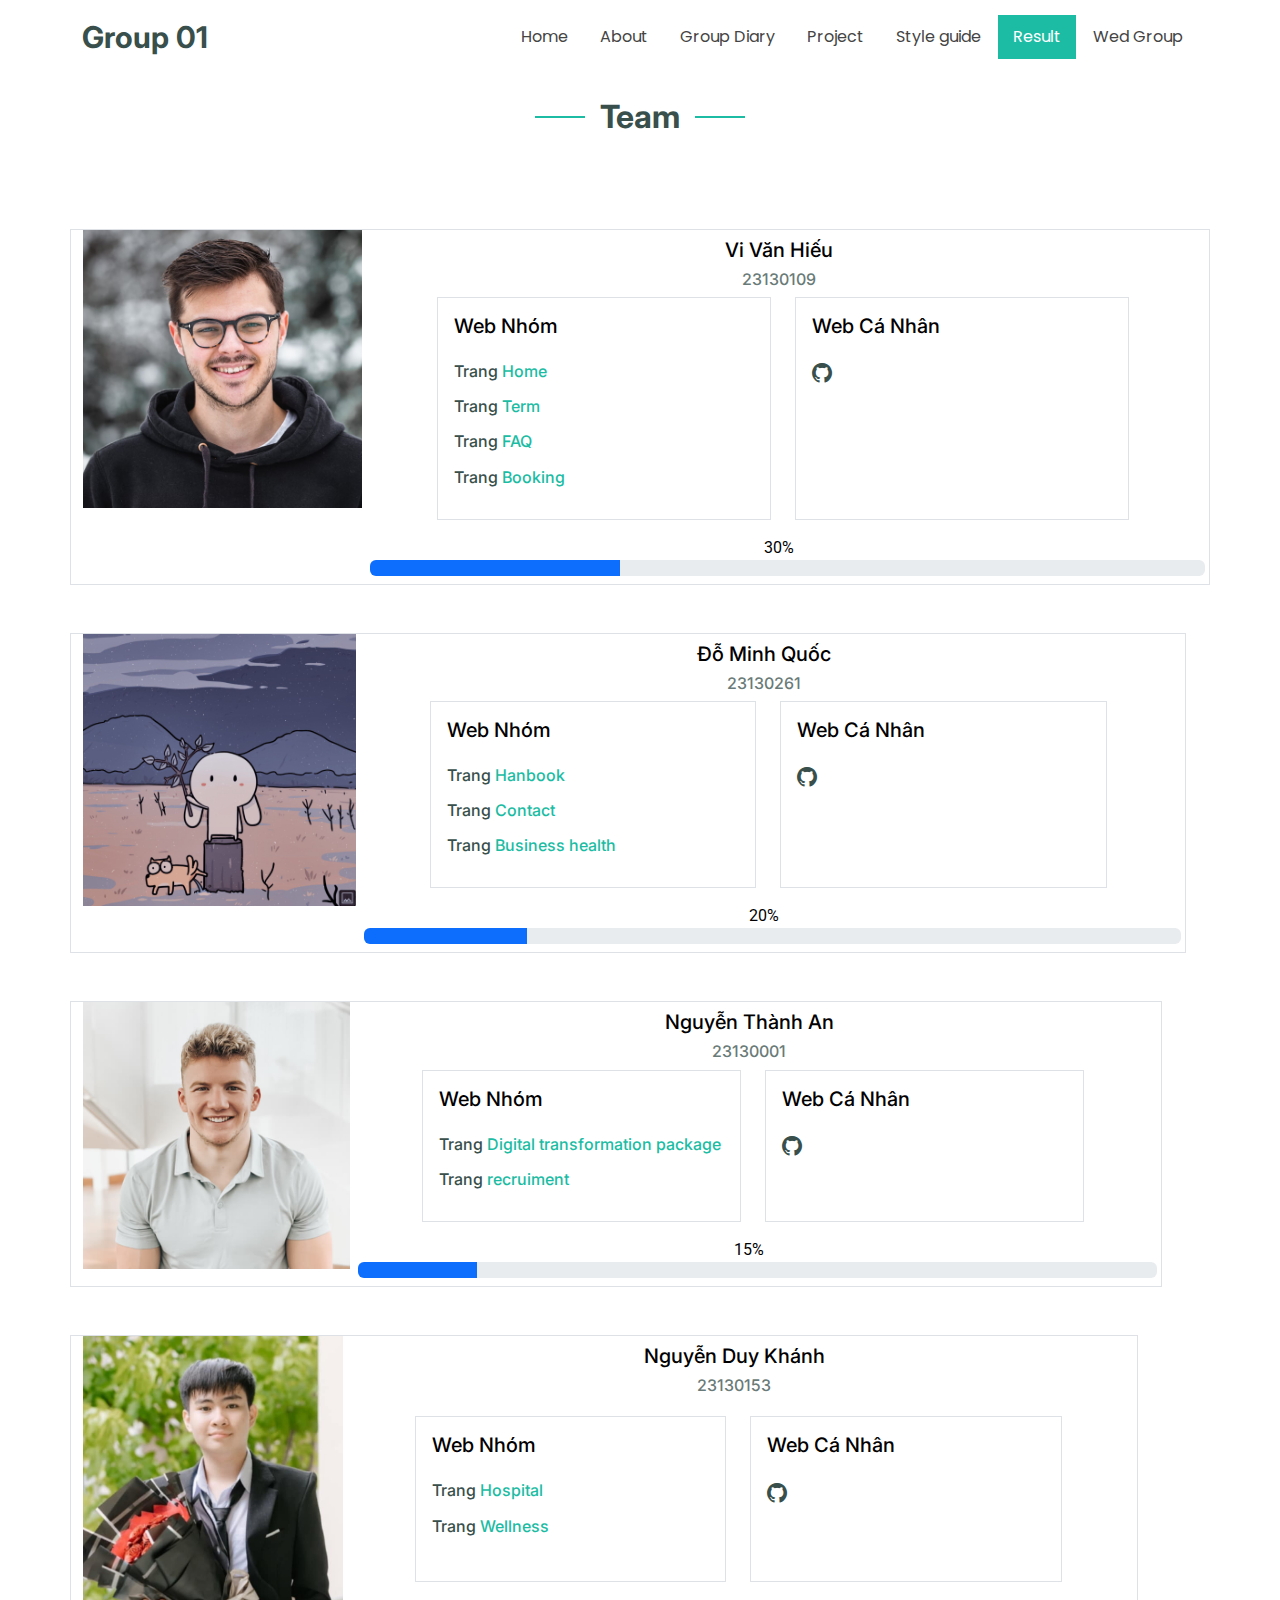
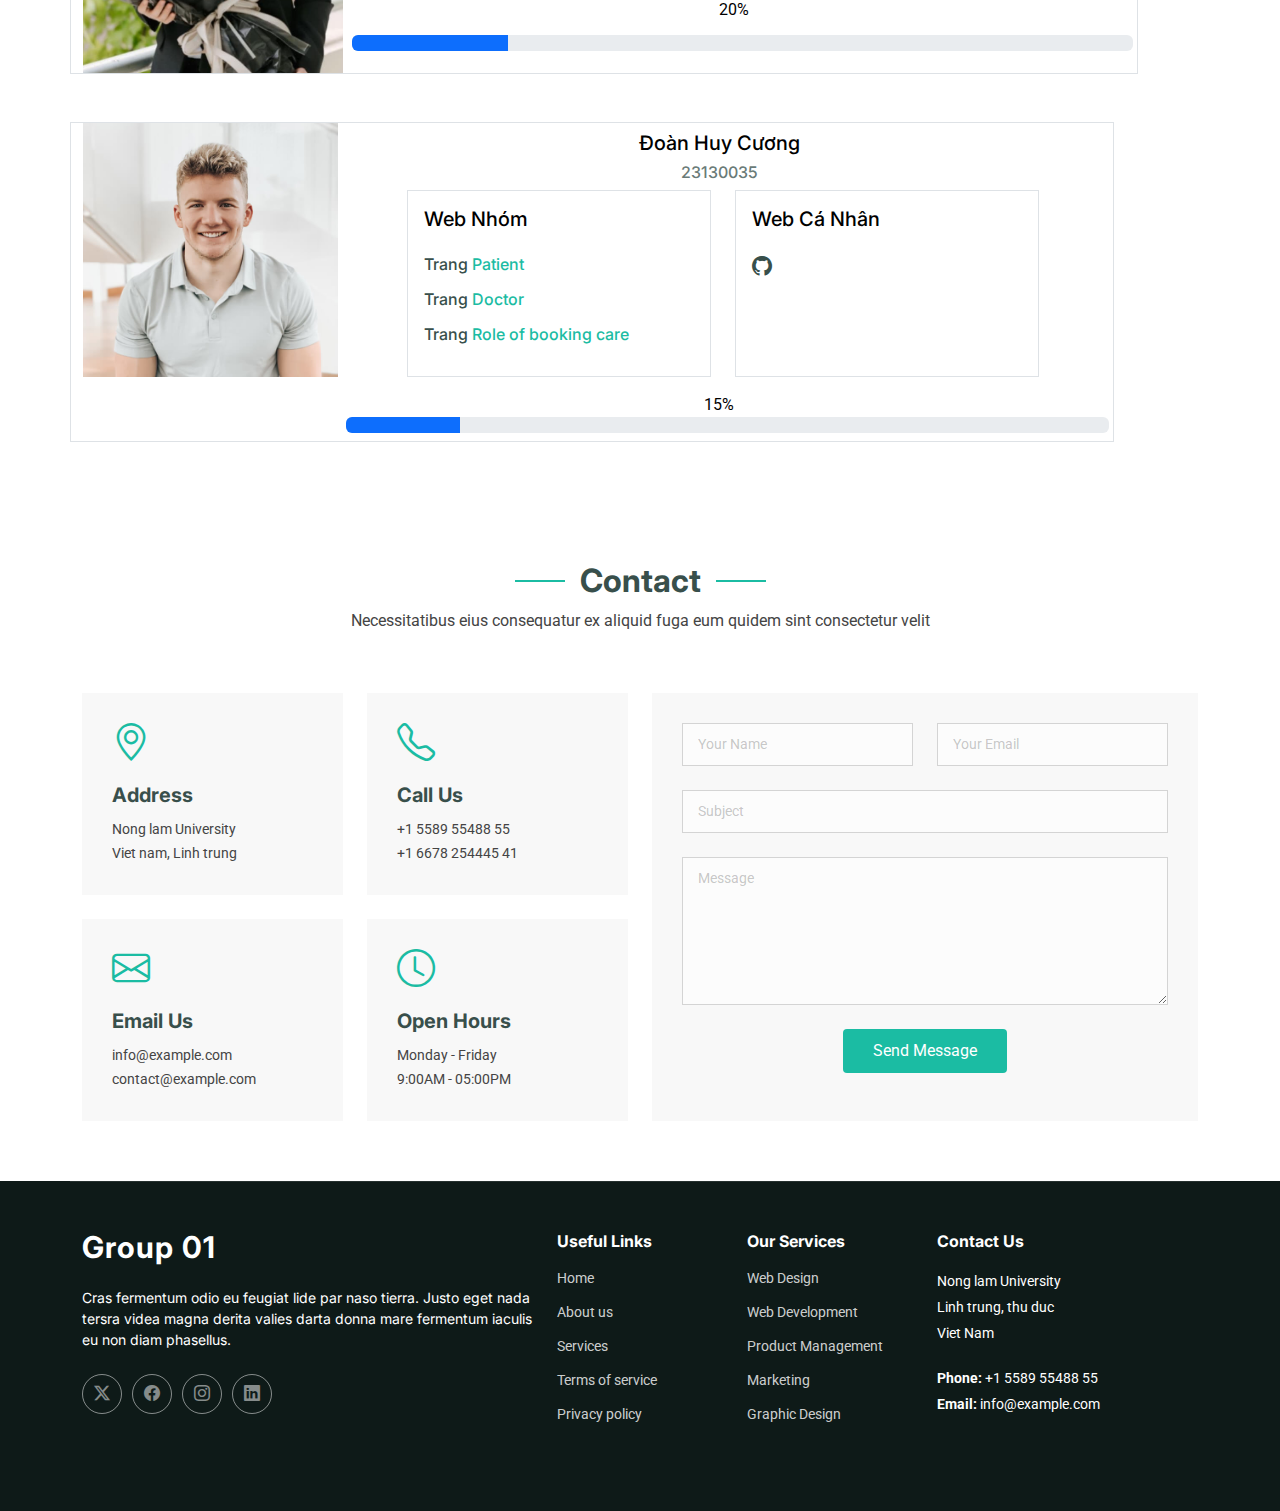
<file: result.html>
<!DOCTYPE html>
<html lang="en">

<head>
  <meta charset="utf-8">
  <meta content="width=device-width, initial-scale=1.0" name="viewport">
  <title>Group 01</title>
  <meta name="description" content="">
  <meta name="keywords" content="">

  <!-- Favicons -->
  <link href="assets/img/Group 01.png" rel="icon">
  <link href="assets/img/Group 01.png" rel="apple-touch-icon">

  <!-- Fonts -->
  <link href="https://fonts.googleapis.com" rel="preconnect">
  <link href="https://fonts.gstatic.com" rel="preconnect" crossorigin>
  <link href="https://fonts.googleapis.com/css2?family=Roboto:ital,wght@0,100;0,300;0,400;0,500;0,700;0,900;1,100;1,300;1,400;1,500;1,700;1,900&family=Poppins:ital,wght@0,100;0,200;0,300;0,400;0,500;0,600;0,700;0,800;0,900;1,100;1,200;1,300;1,400;1,500;1,600;1,700;1,800;1,900&family=Inter:wght@100;200;300;400;500;600;700;800;900&display=swap" rel="stylesheet">
  <link rel="stylesheet" href="https://cdn.jsdelivr.net/npm/bootstrap-icons@1.11.3/font/bootstrap-icons.min.css">
  <!-- Vendor CSS Files -->
  <link href="https://cdn.jsdelivr.net/npm/bootstrap@5.3.3/dist/css/bootstrap.min.css" rel="stylesheet" integrity="sha384-QWTKZyjpPEjISv5WaRU9OFeRpok6YctnYmDr5pNlyT2bRjXh0JMhjY6hW+ALEwIH" crossorigin="anonymous">


  <!-- Main CSS File -->
  <link href="assets/css/main.css" rel="stylesheet">

  <!-- =======================================================
  * Template Name: Shuffle
  * Template URL: https://bootstrapmade.com/bootstrap-3-one-page-template-free-shuffle/
  * Updated: Aug 07 2024 with Bootstrap v5.3.3
  * Author: BootstrapMade.com
  * License: https://bootstrapmade.com/license/
  ======================================================== -->
</head>

<body class="index-page">

  <header id="header" class="header d-flex align-items-center fixed-top">
    <div class="container-fluid container-xl position-relative d-flex align-items-center justify-content-between">

      <a href="home.html" class="logo d-flex align-items-center">
        <!-- Uncomment the line below if you also wish to use an image logo -->
        <!-- <img src="assets/img/logo.png" alt=""> -->
        <h1 class="sitename">Group 01</h1>
      </a>

      <nav id="navmenu" class="navmenu">
        <ul>
          <li><a href="./home.html" >Home</a></li>
          <li><a href="./about.html" >About</a></li>
          <li><a href="./groupDiary.html" >Group Diary</a></li>
          <li><a href="./project.html" >Project</a></li>
          <li><a href="./styleguide.html">Style guide</a></li>
          <li><a href="./result.html" class="active">Result</a></li>
          <li><a href="https://vanhieurpk2022.github.io/hci2024group01/index.html">Wed Group</a></li>
        </ul>
     
        <i class="mobile-nav-toggle d-xl-none bi bi-list"></i>
      </nav>

    </div>
  </header>

  <main class="main">

        <!-- Stats Section -->
   
    <!-- Team Section -->
    <section id="team" class="team section" style="margin-top: 3%;">

      <!-- Section Title -->
      <div class="container section-title" data-aos="fade-up">
        <h2>Team</h2>
        <p>Necessitatibus eius consequatur ex aliquid fuga eum quidem sint consectetur velit</p>
      </div><!-- End Section Title -->

      <div class="container">

        <div class="row gy-4 d-flex flex-column">

            <!-- leader  -->
          <div class="d-flex flex-row border">
              <div class="col-lg-3 col-md-6" data-aos="fade-up" data-aos-delay="100">
                <div class="member">
                  <img src="assets/img/team/team-1.jpg" class="img-fluid" alt="">
                  <div class="member-info  ">
                    <div class="member-info-content">
                      <h4>Vi Văn Hiếu</h4>
                      <span>Leader</span>
                      <div class="social">
                       <a href="https://vanhieurpk2022.github.io/project_personal_23130109/" target="_blank"> <i class="bi bi-github"></i></a>
                      <a href="mailto:23130109@st.hcmuaf.edu.vn">  <i class="bi bi-envelope"></i></a>
                      </div>
                    </div>
                  </div>
                  <!-- start content -->
                 
                </div>
              </div><!-- End Team Member -->
               <div class="row w-100 d-flex justify-content-center">
                <div class="d-flex flex-column align-items-center">
                    <h5 class="mt-2" style="color: black;">Vi Văn Hiếu </h5>
                    <h6 class="opacity-75">23130109</h6>
                </div>
        <!-- Web nhóm -->
        <div class="col-md-5 ms-2">
            <div class="border p-3 h-100">
                <h5 class="text-black mb-4 ">Web Nhóm</h5>
                <div class="features-list">
                    <h6 class="mb-3">Trang <a href="https://vanhieurpk2022.github.io/hci2024group01/index.html" target="_blank">Home</a></h6>
                    <h6 class="mb-3">Trang <a href="https://vanhieurpk2022.github.io/hci2024group01/terms.html" target="_blank">Term</a></h6>
                    <h6 class="mb-3">Trang <a href="https://vanhieurpk2022.github.io/hci2024group01/fAQ.html" target="_blank">FAQ</a></h6>
                    <h6 class="mb-3">Trang <a href="https://vanhieurpk2022.github.io/hci2024group01/booknow.html" target="_blank">Booking </a></h6>
                
                </div>
            </div>
            
        </div>

        <!-- Web cá nhân -->
        <div class="col-md-5">
            <div class="border p-3 h-100">
                <h5 class="text-black mb-4">Web Cá Nhân</h5>
                <div class="features-list">
                    <a href="https://vanhieurpk2022.github.io/project_personal_23130109/" target="_blank"><h5> <i class="bi bi-github"></i> </h5></a>
                    
                </div>
            </div>
        </div>
        <span style="color: black;" class="text-center mt-3">30%</span>
        <div class=" ms-3 mb-2">
                    <div class="progress" role="progressbar" aria-label="Basic example" aria-valuenow="25" aria-valuemin="0" aria-valuemax="100">
                        <div class="progress-bar" style="width: 30%; color: black;" ></div>
                      </div>
        </div>
    </div>
          </div>
            <!--  Member 01 -->
          <div class="row gy-4 d-flex flex-column">

            <div class="d-flex flex-row border">
                <div class="col-lg-3 col-md-6" data-aos="fade-up" data-aos-delay="100">
                  <div class="member">
                    <img src="assets/img/team/avtQ.jpg" class="img-fluid" alt="">
                    <div class="member-info  ">
                      <div class="member-info-content">
                        <h4>Đỗ Minh Quốc</h4>
                        <span>Member</span>
                        <div class="social">
                            <a href="https://mdquoc.github.io/MY_HCI/" target="_blank"><i class="bi bi-github"></i></a>
                            <a href="maito:23130261@st.hcmuaf.edu.vn">    <i class="bi bi-envelope"></i></a>
                        </div>
                      </div>
                    </div>
                    <!-- start content -->
                   
                  </div>
                </div><!-- End Team Member -->
                 <div class="row w-100 d-flex justify-content-center">
                  <div class="d-flex flex-column align-items-center">
                      <h5 class="mt-2" style="color: black;">Đỗ Minh Quốc </h5>
                      <h6 class="opacity-75">23130261</h6>
                  </div>
          <!-- Web nhóm -->
          <div class="col-md-5 ms-2">
              <div class="border p-3 h-100">
                  <h5 class="text-black mb-4 ">Web Nhóm</h5>
                  <div class="features-list">
                      <h6 class="mb-3">Trang <a href="https://vanhieurpk2022.github.io/hci2024group01/handbook.html" target="_blank">Hanbook</a></h6>
                      <h6 class="mb-3">Trang <a href="https://vanhieurpk2022.github.io/hci2024group01/contact.html" target="_blank">Contact</a></h6>
                      <h6 class="mb-3">Trang <a href="https://vanhieurpk2022.github.io/hci2024group01/business.html" target="_blank">Business health</a></h6>
                  
                  </div>
              </div>
              
          </div>
  
          <!-- Web cá nhân -->
          <div class="col-md-5">
              <div class="border p-3 h-100">
                  <h5 class="text-black mb-4">Web Cá Nhân</h5>
                  <div class="features-list">
                    <a href="https://mdquoc.github.io/MY_HCI/" target="_blank"><h5> <i class="bi bi-github"></i> </h5></a>

                      
                  </div>
              </div>
          </div>
          <span style="color: black;" class="text-center mt-3">20%</span>
          <div class=" ms-3 mb-2">
                      <div class="progress" role="progressbar" aria-label="Basic example" aria-valuenow="25" aria-valuemin="0" aria-valuemax="100">
                          <div class="progress-bar" style="width: 20%; color: black;" ></div>
                        </div>
          </div>
      </div>
            </div><!-- End Team Member -->
            <!-- Member 02 -->
            <div class="row gy-4 d-flex flex-column">

                <div class="d-flex flex-row border">
                    <div class="col-lg-3 col-md-6" data-aos="fade-up" data-aos-delay="100">
                      <div class="member">
                        <img src="assets/img/team/team-3.jpg" class="img-fluid" alt="">
                        <div class="member-info  ">
                          <div class="member-info-content">
                            <h4>Nguyễn Thành An</h4>
                            <span>Member</span>
                            <div class="social">
                             <a href="https://thanhan1710.github.io/myweb/" target="_blank"> <i class="bi bi-github"></i></a>
                            <a href="mailto:23130001@st.hcmuaf.edu.vn">  <i class="bi bi-envelope"></i></a>
                            </div>
                          </div>
                        </div>
                        <!-- start content -->
                        
                      </div>
                    </div><!-- End Team Member -->
                     <div class="row w-100 d-flex justify-content-center">
                      <div class="d-flex flex-column align-items-center">
                          <h5 class="mt-2" style="color: black;">Nguyễn Thành An </h5>
                          <h6 class="opacity-75">23130001</h6>
                      </div>
              <!-- Web nhóm -->
              <div class="col-md-5 ms-2">
                  <div class="border p-3 h-100">
                      <h5 class="text-black mb-4 ">Web Nhóm</h5>
                      <div class="features-list">
                          <h6 class="mb-3">Trang <a href="https://vanhieurpk2022.github.io/hci2024group01/digital.html" target="_blank">Digital transformation package</a></h6>
                          <h6 class="mb-3">Trang <a href="https://vanhieurpk2022.github.io/hci2024group01/Recruitment.html" target="_blank">recruiment</a></h6>
                      
                      </div>
                  </div>
                  
              </div>
      
              <!-- Web cá nhân -->
              <div class="col-md-5">
                  <div class="border p-3 h-100">
                      <h5 class="text-black mb-4">Web Cá Nhân</h5>
                      <div class="features-list">
                          <a href="https://thanhan1710.github.io/web/" target="_blank"><h5> <i class="bi bi-github"></i> </h5></a>
                          
                      </div>
                  </div>
              </div>
              <span style="color: black;" class="text-center mt-3">15%</span>
              <div class=" ms-3 mb-2">
                          <div class="progress" role="progressbar" aria-label="Basic example" aria-valuenow="25" aria-valuemin="0" aria-valuemax="100">
                              <div class="progress-bar" style="width: 15%; color: black;" ></div>
                            </div>
              </div>
          </div>
                </div><!-- End Team Member -->
          
          
                <div class="row gy-4 d-flex flex-column">

                    <div class="d-flex flex-row border">
                        <div class="col-lg-3 col-md-6" data-aos="fade-up" data-aos-delay="100">
                          <div class="member">
                            <img src="./assets/img/team/FQZew1m.png" class="img-fluid" alt="">
                            <div class="member-info  ">
                              <div class="member-info-content">
                                <h4>Nguyễn Duy Khánh</h4>
                                <span>Member</span>
                                <div class="social">
                                 <a href="https://khanh28102005.github.io/khanh.github.com/" target="_blank"> <i class="bi bi-github"></i></a>
                                <a href="mailto:23130153@st.hcmuaf.edu.vn">  <i class="bi bi-envelope"></i></a>
                                </div>
                              </div>
                            </div>
                            <!-- start content -->
                           
                          </div>
                        </div><!-- End Team Member -->
                         <div class="row w-100 d-flex justify-content-center">
                          <div class="d-flex flex-column align-items-center">
                              <h5 class="mt-2" style="color: black;">Nguyễn Duy Khánh </h5>
                              <h6 class="opacity-75">23130153</h6>
                          </div>
                  <!-- Web nhóm -->
                  <div class="col-md-5 ms-2">
                      <div class="border p-3 h-100">
                          <h5 class="text-black mb-4 ">Web Nhóm</h5>
                          <div class="features-list">
                              <h6 class="mb-3">Trang <a href="https://vanhieurpk2022.github.io/hci2024group01/HospitalVisit.html" target="_blank">Hospital</a></h6>
                              <h6 class="mb-3">Trang <a href="https://vanhieurpk2022.github.io/hci2024group01/Healthily.html" target="_blank">Wellness</a></h6>
                          
                          
                          </div>
                      </div>
                      
                  </div>
          
                  <!-- Web cá nhân -->
                  <div class="col-md-5">
                      <div class="border p-3 h-100">
                          <h5 class="text-black mb-4">Web Cá Nhân</h5>
                          <div class="features-list">
                              <a href="https://khanh28102005.github.io/khanh.github.com/" target="_blank"><h5> <i class="bi bi-github"></i> </h5></a>
                              
                          </div>
                      </div>
                  </div>
                  <span style="color: black;" class="text-center mt-3">20%</span>
                  <div class=" ms-3 mb-2">
                              <div class="progress" role="progressbar" aria-label="Basic example" aria-valuenow="25" aria-valuemin="0" aria-valuemax="100">
                                  <div class="progress-bar" style="width: 20%; color: black;" ></div>
                                </div>
                  </div>
              </div>
                    </div><!-- End Team Member -->


                    <div class="row gy-4 d-flex flex-column">

                        <div class="d-flex flex-row border">
                            <div class="col-lg-3 col-md-6" data-aos="fade-up" data-aos-delay="100">
                              <div class="member">
                                <img src="assets/img/team/team-3.jpg" class="img-fluid" alt="">
                                <div class="member-info  ">
                                  <div class="member-info-content">
                                    <h4>Đoàn Huy Cương</h4>
                                    <span>Member</span>
                                    <div class="social">
                                        <a href="https://doanhuycuong1.github.io/HCI_DoanHuyCuong_23130035/" target="_blank"><i class="bi bi-github"></i></a>
                                        <a href="maito:23130035@st.hcmuaf.edu.vn">    <i class="bi bi-envelope"></i></a>
                                    </div>
                                  </div>
                                </div>
                                <!-- start content -->
                               
                              </div>
                            </div><!-- End Team Member -->
                             <div class="row w-100 d-flex justify-content-center">
                              <div class="d-flex flex-column align-items-center">
                                  <h5 class="mt-2" style="color: black;">Đoàn Huy Cương </h5>
                                  <h6 class="opacity-75">23130035</h6>
                              </div>
                      <!-- Web nhóm -->
                      <div class="col-md-5 ms-2">
                          <div class="border p-3 h-100">
                              <h5 class="text-black mb-4 ">Web Nhóm</h5>
                              <div class="features-list">
                                  <h6 class="mb-3">Trang <a href="https://vanhieurpk2022.github.io/hci2024group01/patient.html" target="_blank">Patient</a></h6>
                                  <h6 class="mb-3">Trang <a href="https://vanhieurpk2022.github.io/hci2024group01/doctor.html" target="_blank">Doctor</a></h6>
                                  <h6 class="mb-3">Trang <a href="https://vanhieurpk2022.github.io/hci2024group01/roleOf.html" target="_blank">Role of booking care</a></h6>
                              
                              </div>
                          </div>
                          
                      </div>
              
                      <!-- Web cá nhân -->
                      <div class="col-md-5">
                          <div class="border p-3 h-100">
                              <h5 class="text-black mb-4">Web Cá Nhân</h5>
                              <div class="features-list">
                                  <a href="https://doanhuycuong1.github.io/HCI_DoanHuyCuong_23130035/" target="_blank"><h5> <i class="bi bi-github"></i> </h5></a>
                                  
                              </div>
                          </div>
                      </div>
                      <span style="color: black;" class="text-center mt-3">15%</span>
                      <div class=" ms-3 mb-2">
                                  <div class="progress" role="progressbar" aria-label="Basic example" aria-valuenow="25" aria-valuemin="0" aria-valuemax="100">
                                      <div class="progress-bar" style="width: 15%; color: black;" ></div>
                                    </div>
                      </div>
                  </div>
                        </div>
                    
        </div>

      </div>

    </section><!-- /Team Section -->

    
    <!-- Contact Section -->
    <section id="contact" class="contact section">

      <!-- Section Title -->
      <div class="container section-title" data-aos="fade-up">
        <h2>Contact</h2>
        <p>Necessitatibus eius consequatur ex aliquid fuga eum quidem sint consectetur velit</p>
      </div><!-- End Section Title -->

      <div class="container" data-aos="fade-up" data-aos-delay="100">

        <div class="row gy-4">

          <div class="col-lg-6">

            <div class="row gy-4">
              <div class="col-md-6">
                <div class="info-item" data-aos="fade" data-aos-delay="200">
                  <i class="bi bi-geo-alt"></i>
                  <h3>Address</h3>
                  <p>Nong lam University</p>
                  <p>Viet nam, Linh trung</p>
                </div>
              </div><!-- End Info Item -->

              <div class="col-md-6">
                <div class="info-item" data-aos="fade" data-aos-delay="300">
                  <i class="bi bi-telephone"></i>
                  <h3>Call Us</h3>
                  <p>+1 5589 55488 55</p>
                  <p>+1 6678 254445 41</p>
                </div>
              </div><!-- End Info Item -->

              <div class="col-md-6">
                <div class="info-item" data-aos="fade" data-aos-delay="400">
                  <i class="bi bi-envelope"></i>
                  <h3>Email Us</h3>
                  <p>info@example.com</p>
                  <p>contact@example.com</p>
                </div>
              </div><!-- End Info Item -->

              <div class="col-md-6">
                <div class="info-item" data-aos="fade" data-aos-delay="500">
                  <i class="bi bi-clock"></i>
                  <h3>Open Hours</h3>
                  <p>Monday - Friday</p>
                  <p>9:00AM - 05:00PM</p>
                </div>
              </div><!-- End Info Item -->

            </div>

          </div>

          <div class="col-lg-6">
            <form action="forms/contact.php" method="post" class="php-email-form" data-aos="fade-up" data-aos-delay="200">
              <div class="row gy-4">

                <div class="col-md-6">
                  <input type="text" name="name" class="form-control" placeholder="Your Name" required="">
                </div>

                <div class="col-md-6 ">
                  <input type="email" class="form-control" name="email" placeholder="Your Email" required="">
                </div>

                <div class="col-12">
                  <input type="text" class="form-control" name="subject" placeholder="Subject" required="">
                </div>

                <div class="col-12">
                  <textarea class="form-control" name="message" rows="6" placeholder="Message" required=""></textarea>
                </div>

                <div class="col-12 text-center">
                  <div class="loading">Loading</div>
                  <div class="error-message"></div>
                  <div class="sent-message">Your message has been sent. Thank you!</div>

                  <button type="submit">Send Message</button>
                </div>

              </div>
            </form>
          </div><!-- End Contact Form -->

        </div>

      </div>

    </section><!-- /Contact Section -->

  </main>

  <footer id="footer" class="footer dark-background">

    <div class="container footer-top">
      <div class="row gy-4">
        <div class="col-lg-5 col-md-12 footer-about">
          <a href="index.html" class="logo d-flex align-items-center">
            <span class="sitename">Group 01</span>
          </a>
          <p>Cras fermentum odio eu feugiat lide par naso tierra. Justo eget nada tersra videa magna derita valies darta donna mare fermentum iaculis eu non diam phasellus.</p>
          <div class="social-links d-flex mt-4">
            <a href=""><i class="bi bi-twitter-x"></i></a>
            <a href=""><i class="bi bi-facebook"></i></a>
            <a href=""><i class="bi bi-instagram"></i></a>
            <a href=""><i class="bi bi-linkedin"></i></a>
          </div>
        </div>

        <div class="col-lg-2 col-6 footer-links">
          <h4>Useful Links</h4>
          <ul>
            <li><a href="#">Home</a></li>
            <li><a href="#">About us</a></li>
            <li><a href="#">Services</a></li>
            <li><a href="#">Terms of service</a></li>
            <li><a href="#">Privacy policy</a></li>
          </ul>
        </div>

        <div class="col-lg-2 col-6 footer-links">
          <h4>Our Services</h4>
          <ul>
            <li><a href="#">Web Design</a></li>
            <li><a href="#">Web Development</a></li>
            <li><a href="#">Product Management</a></li>
            <li><a href="#">Marketing</a></li>
            <li><a href="#">Graphic Design</a></li>
          </ul>
        </div>

        <div class="col-lg-3 col-md-12 footer-contact text-center text-md-start">
          <h4>Contact Us</h4>
          <p>Nong lam University</p>
          <p>Linh trung, thu duc</p>
          <p>Viet Nam</p>
          <p class="mt-4"><strong>Phone:</strong> <span>+1 5589 55488 55</span></p>
          <p><strong>Email:</strong> <span>info@example.com</span></p>
        </div>

      </div>
    </div>

   

  </footer>

  <!-- Scroll Top -->
  <a href="#" id="scroll-top" class="scroll-top d-flex align-items-center justify-content-center"><i class="bi bi-arrow-up-short"></i></a>

  <!-- Preloader -->
  <div id="preloader"></div>

  <!-- Vendor JS Files -->
  <script src="https://cdn.jsdelivr.net/npm/bootstrap@5.3.3/dist/js/bootstrap.bundle.min.js" integrity="sha384-YvpcrYf0tY3lHB60NNkmXc5s9fDVZLESaAA55NDzOxhy9GkcIdslK1eN7N6jIeHz" crossorigin="anonymous"></script>

  <!-- Main JS File -->
  <script src="assets/js/main.js"></script>

</body>

</html>
</file>
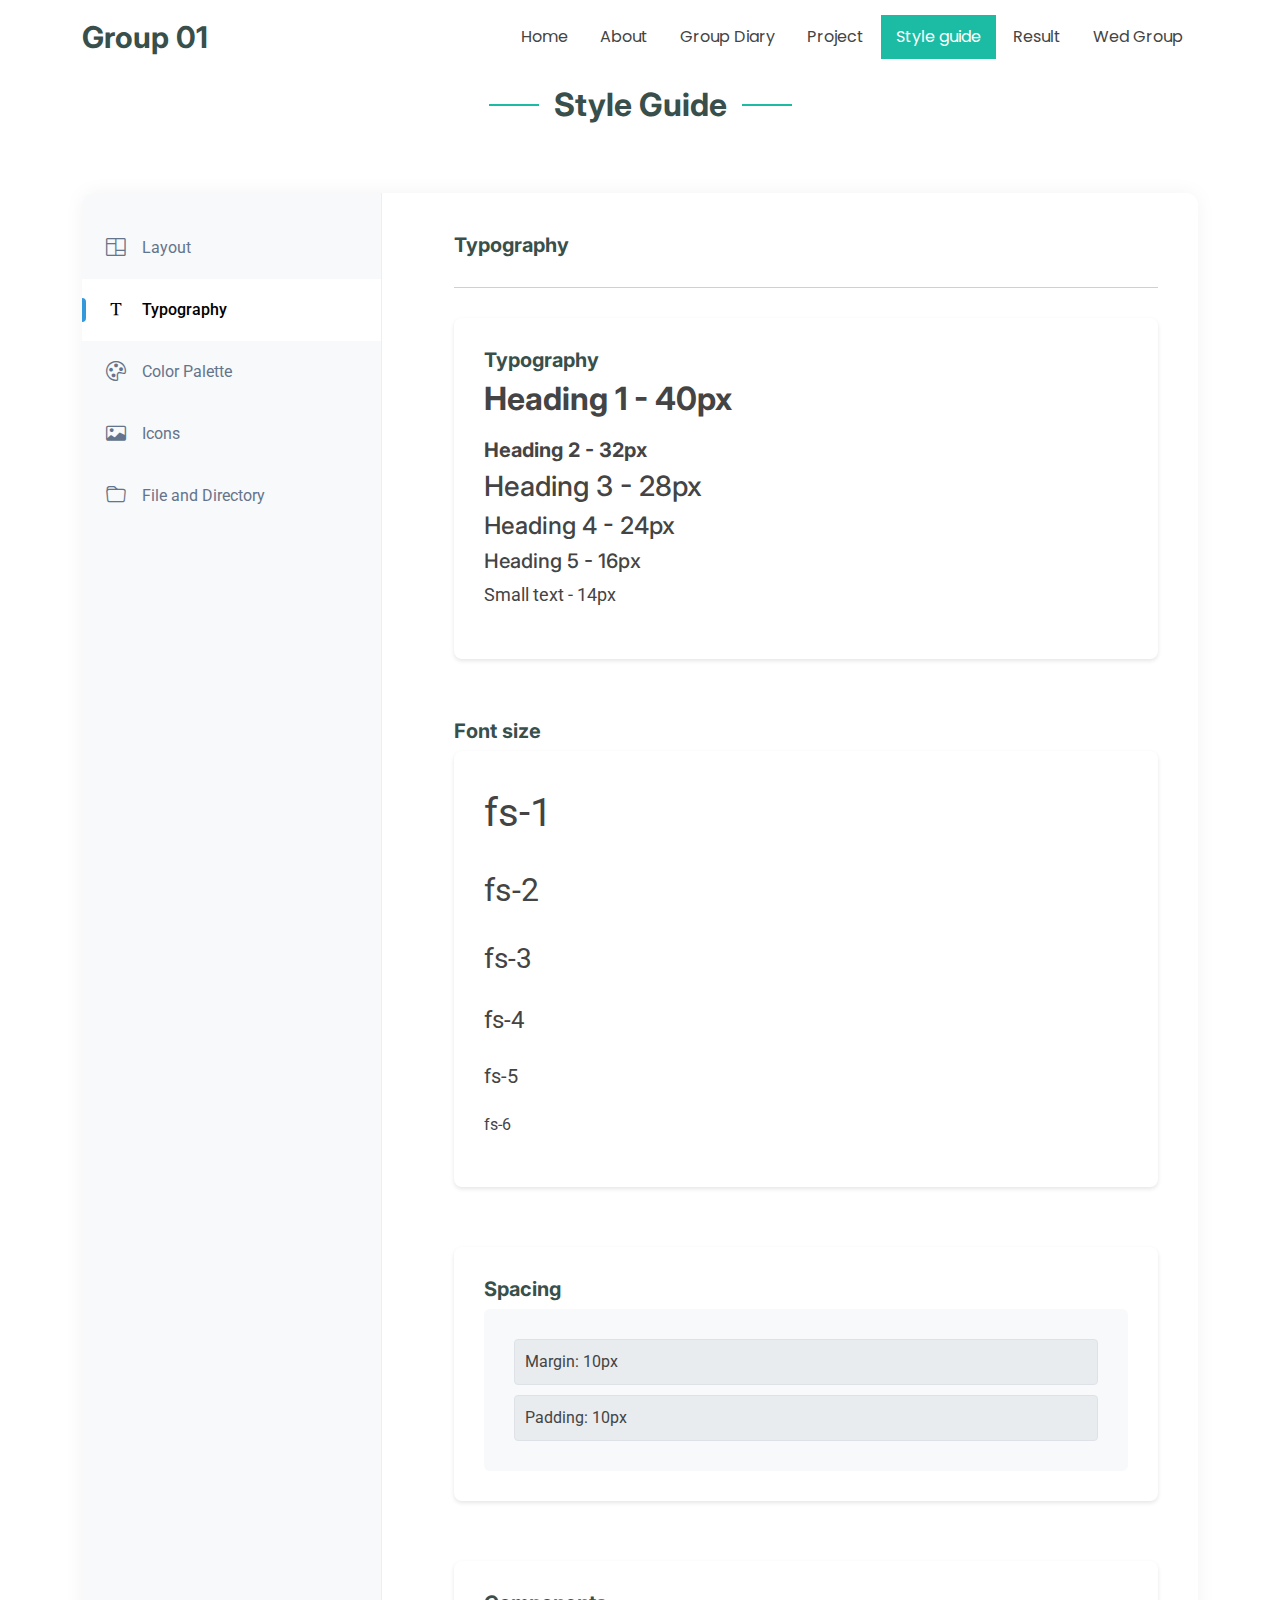
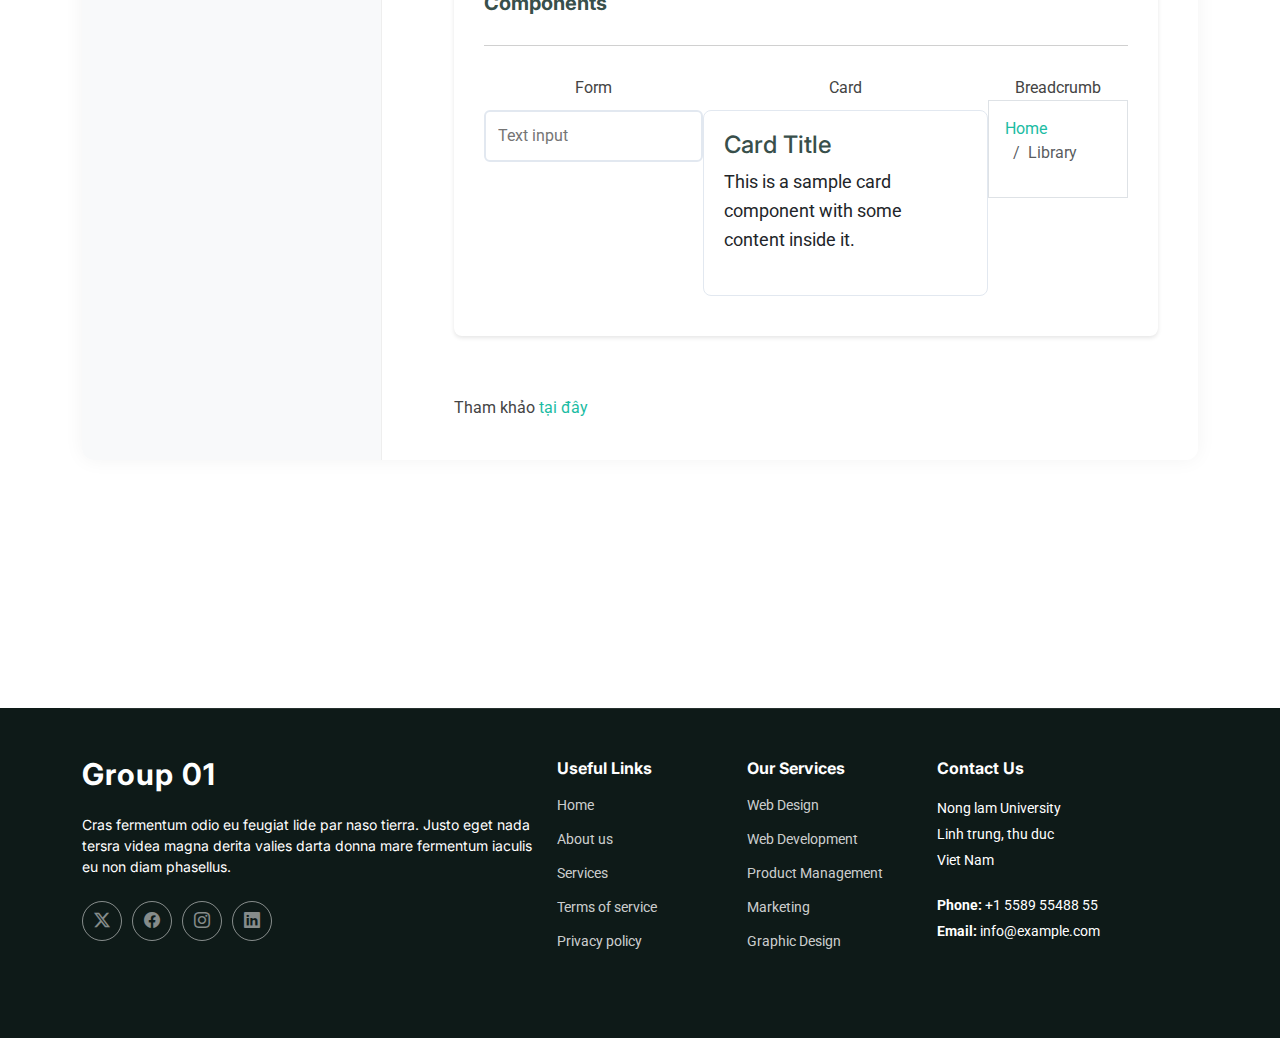
<file: typography.html>
<!DOCTYPE html>
<html lang="en">

<head>
  <meta charset="utf-8">
  <meta content="width=device-width, initial-scale=1.0" name="viewport">
  <title>Group 01</title>
  <meta name="description" content="">
  <meta name="keywords" content="">

  <!-- Favicons -->
  <link href="assets/img/Group 01.png" rel="icon">
  <link href="assets/img/Group 01.png" rel="apple-touch-icon">

  <!-- Fonts -->
  <link href="https://fonts.googleapis.com" rel="preconnect">
  <link href="https://fonts.gstatic.com" rel="preconnect" crossorigin>
  <link
    href="https://fonts.googleapis.com/css2?family=Roboto:ital,wght@0,100;0,300;0,400;0,500;0,700;0,900;1,100;1,300;1,400;1,500;1,700;1,900&family=Poppins:ital,wght@0,100;0,200;0,300;0,400;0,500;0,600;0,700;0,800;0,900;1,100;1,200;1,300;1,400;1,500;1,600;1,700;1,800;1,900&family=Inter:wght@100;200;300;400;500;600;700;800;900&display=swap"
    rel="stylesheet">
  <link rel="stylesheet" href="https://cdn.jsdelivr.net/npm/bootstrap-icons@1.11.3/font/bootstrap-icons.min.css">
  <!-- Vendor CSS Files -->
  <link href="https://cdn.jsdelivr.net/npm/bootstrap@5.3.3/dist/css/bootstrap.min.css" rel="stylesheet"
    integrity="sha384-QWTKZyjpPEjISv5WaRU9OFeRpok6YctnYmDr5pNlyT2bRjXh0JMhjY6hW+ALEwIH" crossorigin="anonymous">

  <!-- Main CSS File -->
  <link href="assets/css/main.css" rel="stylesheet">
  <link href="assets/css/style.css" rel="stylesheet">
  <link href="assets/css/typography.css" rel="stylesheet">

  <!-- =======================================================
  * Template Name: Shuffle
  * Template URL: https://bootstrapmade.com/bootstrap-3-one-page-template-free-shuffle/
  * Updated: Aug 07 2024 with Bootstrap v5.3.3
  * Author: BootstrapMade.com
  * License: https://bootstrapmade.com/license/
  ======================================================== -->
</head>

<body class="index-page">

  <header id="header" class="header d-flex align-items-center fixed-top">
    <div class="container-fluid container-xl position-relative d-flex align-items-center justify-content-between">

      <a href="home.html" class="logo d-flex align-items-center">
        <!-- Uncomment the line below if you also wish to use an image logo -->
        <!-- <img src="assets/img/logo.png" alt=""> -->
        <h1 class="sitename">Group 01</h1>
      </a>

      <nav id="navmenu" class="navmenu">
        <ul>
          <li><a href="./home.html">Home</a></li>
          <li><a href="./about.html">About</a></li>
          <li><a href="./groupDiary.html" >Group Diary</a></li>
          <li><a href="./project.html">Project</a></li>
          <li><a href="./styleguide.html" class="active">Style guide</a></li>
          <li><a href="./result.html">Result</a></li>
          <li><a href="https://vanhieurpk2022.github.io/hci2024group01/index.html">Wed Group</a></li>
        </ul>
        <i class="mobile-nav-toggle d-xl-none bi bi-list"></i>
      </nav>

    </div>
  </header>

  <main class="main">


    <div class="container py-5 " style="margin-top: 3%;">
      <div class="container section-title " data-aos="fade-up">
        <h2>Style Guide</h2>
      </div>
      <div class="content-wrapper">
        <div class="sidebar">
          <nav class="nav flex-column">
            <a href="./styleguide.html" class="nav-link ">
              <i class="bi bi-columns"></i>
              Layout
            </a>
            <a href="./typography.html" class="nav-link active">
              <i class="bi bi-fonts"></i>
              Typography
            </a>
            <a href="./colorpalette.html" class="nav-link">
              <i class="bi bi-palette"></i>
              Color Palette
            </a>
            <a href="./icons.html" class="nav-link">
              <i class="bi bi-card-image"></i>
              Icons
            </a>
            <a href="./filedirectory.html" class="nav-link">
              <i class="bi bi-folder"></i>
              File and Directory
            </a>
          </nav>
        </div>

        <div class="content">
          <h2>Typography</h2>
          <hr>

          <!-- Typography Section -->
          <section>
              <h2 >Typography</h2>
              <h1 class="h1">Heading 1 - 40px</h1>
              <h2 class="h2">Heading 2 - 32px</h2>
              <h3 class="h3">Heading 3 - 28px</h3>
              <h4 class="h4">Heading 4 - 24px</h4>
              <h5 class="h5">Heading 5 - 16px</h5>
              <p class="small">Small text - 14px</p>
          </section>
          <h2>Font size</h2>
          <section>
            <p class="fs-1">fs-1</p>
            <p class="fs-2">fs-2</p>
            <p class="fs-3">fs-3</p>
            <p class="fs-4">fs-4</p>
            <p class="fs-5">fs-5</p>
            <p class="fs-6">fs-6</p>
          </section>
      
          <!-- Spacing Section -->
          <section>
              <h2>Spacing</h2>
              <div class="spacing-demo">
                  <div class="spacing-box border">
                      Margin: 10px
                  </div>
                  <div class="spacing-box border">
                      Padding: 10px
                  </div>
              </div>
          </section>
      
          <!-- Components Section -->
          <section>
              <h2>Components</h2>
      <hr>
             <div class="d-flex flex-row justify-content-evenly">
              <div class="d-flex flex-column align-items-center">
                <div>Form</div>
                <div><input type="text" class="input" placeholder="Text input"></div>
              </div>

              <div class="d-flex flex-column align-items-center">
                <div>Card</div>
                <div class="card">
                  <h4>Card Title</h4>
                  <p>This is a sample card component with some content inside it.</p>
              </div>
            </div>
              <div class="d-flex flex-column align-items-center">
                <div>Breadcrumb</div>
                <div class="border p-3">
                  <nav aria-label="breadcrumb">
                    <ol class="breadcrumb">
                      <li class="breadcrumb-item"><a href="#">Home</a></li>
                      <li class="breadcrumb-item active" aria-current="page">Library</li>
                    </ol>
                  </nav>
                </div>
             </div>
          </section>
          <div class="ms-"> Tham khảo<a href="https://cdn.jsdelivr.net/npm/bootstrap@5.3.3/dist/css/bootstrap.css"> tại đây</a></div>
          </div>

        <!-- start container tabs -->

        <!-- ends Container nav_tabs -->
  </main>

  <footer id="footer" class="footer dark-background" style="margin-top: 200px;">

    <div class="container footer-top">
      <div class="row gy-4">
        <div class="col-lg-5 col-md-12 footer-about">
          <a href="index.html" class="logo d-flex align-items-center">
            <span class="sitename">Group 01</span>
          </a>
          <p>Cras fermentum odio eu feugiat lide par naso tierra. Justo eget nada tersra videa magna derita valies darta
            donna mare fermentum iaculis eu non diam phasellus.</p>
          <div class="social-links d-flex mt-4">
            <a href=""><i class="bi bi-twitter-x"></i></a>
            <a href=""><i class="bi bi-facebook"></i></a>
            <a href=""><i class="bi bi-instagram"></i></a>
            <a href=""><i class="bi bi-linkedin"></i></a>
          </div>
        </div>

        <div class="col-lg-2 col-6 footer-links">
          <h4>Useful Links</h4>
          <ul>
            <li><a href="#">Home</a></li>
            <li><a href="#">About us</a></li>
            <li><a href="#">Services</a></li>
            <li><a href="#">Terms of service</a></li>
            <li><a href="#">Privacy policy</a></li>
          </ul>
        </div>

        <div class="col-lg-2 col-6 footer-links">
          <h4>Our Services</h4>
          <ul>
            <li><a href="#">Web Design</a></li>
            <li><a href="#">Web Development</a></li>
            <li><a href="#">Product Management</a></li>
            <li><a href="#">Marketing</a></li>
            <li><a href="#">Graphic Design</a></li>
          </ul>
        </div>

        <div class="col-lg-3 col-md-12 footer-contact text-center text-md-start">
          <h4>Contact Us</h4>
          <p>Nong lam University</p>
          <p>Linh trung, thu duc</p>
          <p>Viet Nam</p>
          <p class="mt-4"><strong>Phone:</strong> <span>+1 5589 55488 55</span></p>
          <p><strong>Email:</strong> <span>info@example.com</span></p>
        </div>

      </div>
    </div>



  </footer>

  <!-- Scroll Top -->
  <a href="#" id="scroll-top" class="scroll-top d-flex align-items-center justify-content-center"><i
      class="bi bi-arrow-up-short"></i></a>

  <!-- Preloader -->
  <div id="preloader"></div>

  <!-- Vendor JS Files -->
  <script src="https://cdn.jsdelivr.net/npm/bootstrap@5.3.3/dist/js/bootstrap.bundle.min.js"
    integrity="sha384-YvpcrYf0tY3lHB60NNkmXc5s9fDVZLESaAA55NDzOxhy9GkcIdslK1eN7N6jIeHz"
    crossorigin="anonymous"></script>

  <!-- Main JS File -->
  <script src="assets/js/main.js"></script>

</body>

</html>
</file>
<file: assets/css/main.css>
/* Fonts */
:root {
  --default-font: "Roboto",  system-ui, -apple-system, "Segoe UI", Roboto, "Helvetica Neue", Arial, "Noto Sans", "Liberation Sans", sans-serif, "Apple Color Emoji", "Segoe UI Emoji", "Segoe UI Symbol", "Noto Color Emoji";
  --heading-font: "Inter",  sans-serif;
  --nav-font: "Poppins",  sans-serif;
}

/* Global Colors - The following color variables are used throughout the website. Updating them here will change the color scheme of the entire website */
:root { 
  --background-color: #ffffff; /* Background color for the entire website, including individual sections */
  --default-color: #444444; /* Default color used for the majority of the text content across the entire website */
  --heading-color: #384f4b; /* Color for headings, subheadings and title throughout the website */
  --accent-color: #1bbca3; /* Accent color that represents your brand on the website. It's used for buttons, links, and other elements that need to stand out */
  --surface-color: #ffffff; /* The surface color is used as a background of boxed elements within sections, such as cards, icon boxes, or other elements that require a visual separation from the global background. */
  --contrast-color: #ffffff; /* Contrast color for text, ensuring readability against backgrounds of accent, heading, or default colors. */
}

/* Nav Menu Colors - The following color variables are used specifically for the navigation menu. They are separate from the global colors to allow for more customization options */
:root {
  --nav-color: #444444;  /* The default color of the main navmenu links */
  --nav-hover-color: #1bbca3; /* Applied to main navmenu links when they are hovered over or active */
  --nav-mobile-background-color: #ffffff; /* Used as the background color for mobile navigation menu */
  --nav-dropdown-background-color: #ffffff; /* Used as the background color for dropdown items that appear when hovering over primary navigation items */
  --nav-dropdown-color: #444444; /* Used for navigation links of the dropdown items in the navigation menu. */
  --nav-dropdown-hover-color: #1bbca3; /* Similar to --nav-hover-color, this color is applied to dropdown navigation links when they are hovered over. */
}

/* Color Presets - These classes override global colors when applied to any section or element, providing reuse of the sam color scheme. */

.light-background {
  --background-color: #f2f5f4;
  --surface-color: #ffffff;
}

.dark-background {
  --background-color: #0e1a18;
  --default-color: #ffffff;
  --heading-color: #ffffff;
  --surface-color: #203b37;
  --contrast-color: #ffffff;
}

/* Smooth scroll */
:root {
  scroll-behavior: smooth;
}

/*--------------------------------------------------------------
# General Styling & Shared Classes
--------------------------------------------------------------*/
body {
  color: var(--default-color);
  background-color: var(--background-color);
  font-family: var(--default-font);
}

a {
  color: var(--accent-color);
  text-decoration: none;
  transition: 0.3s;
}

a:hover {
  color: color-mix(in srgb, var(--accent-color), transparent 25%);
  text-decoration: none;
}

h1,
h2,
h3,
h4,
h5,
h6 {
  color: var(--heading-color);
  font-family: var(--heading-font);
}

/* PHP Email Form Messages
------------------------------*/
.php-email-form .error-message {
  display: none;
  background: #df1529;
  color: #ffffff;
  text-align: left;
  padding: 15px;
  margin-bottom: 24px;
  font-weight: 600;
}

.php-email-form .sent-message {
  display: none;
  color: #ffffff;
  background: #059652;
  text-align: center;
  padding: 15px;
  margin-bottom: 24px;
  font-weight: 600;
}

.php-email-form .loading {
  display: none;
  background: var(--surface-color);
  text-align: center;
  padding: 15px;
  margin-bottom: 24px;
}

.php-email-form .loading:before {
  content: "";
  display: inline-block;
  border-radius: 50%;
  width: 24px;
  height: 24px;
  margin: 0 10px -6px 0;
  border: 3px solid var(--accent-color);
  border-top-color: var(--surface-color);
  animation: php-email-form-loading 1s linear infinite;
}

@keyframes php-email-form-loading {
  0% {
    transform: rotate(0deg);
  }

  100% {
    transform: rotate(360deg);
  }
}

/*--------------------------------------------------------------
# Global Header
--------------------------------------------------------------*/
.header {
  color: var(--default-color);
  background-color: var(--background-color);
  padding: 15px 0;
  transition: all 0.5s;
  z-index: 997;
}

.header .logo {
  line-height: 1;
}

.header .logo img {
  max-height: 32px;
  margin-right: 8px;
}

.header .logo h1 {
  font-size: 30px;
  margin: 0;
  font-weight: 700;
  color: var(--heading-color);
}

.scrolled .header {
  box-shadow: 0px 0 18px rgba(0, 0, 0, 0.1);
}

/*--------------------------------------------------------------
# Navigation Menu
--------------------------------------------------------------*/
/* Desktop Navigation */
@media (min-width: 1200px) {
  .navmenu {
    padding: 0;
  }

  .navmenu ul {
    margin: 0;
    padding: 0;
    display: flex;
    list-style: none;
    align-items: center;
  }

  .navmenu li {
    position: relative;
  }

  .navmenu a,
  .navmenu a:focus {
    color: var(--nav-color);
    padding: 10px 15px;
    margin-left: 2px;
    font-size: 16px;
    font-family: var(--nav-font);
    font-weight: 400;
    display: flex;
    align-items: center;
    justify-content: space-between;
    white-space: nowrap;
    transition: 0.3s;
  }

  .navmenu a i,
  .navmenu a:focus i {
    font-size: 12px;
    line-height: 0;
    margin-left: 5px;
    transition: 0.3s;
  }

  .navmenu li:hover>a,
  .navmenu .active,
  .navmenu .active:focus {
    color: var(--contrast-color);
    background-color: var(--nav-hover-color);
  }

  .navmenu .dropdown ul {
    margin: 0;
    padding: 0;
    background: var(--nav-dropdown-background-color);
    display: block;
    position: absolute;
    visibility: hidden;
    left: 2px;
    top: 130%;
    opacity: 0;
    transition: 0.3s;
    z-index: 99;
    box-shadow: 0px 0px 30px rgba(0, 0, 0, 0.1);
  }

  .navmenu .dropdown ul li {
    min-width: 200px;
  }

  .navmenu .dropdown ul a {
    padding: 10px 20px;
    margin: 0;
    font-size: 15px;
    text-transform: none;
    color: var(--nav-dropdown-color);
  }

  .navmenu .dropdown ul a i {
    font-size: 12px;
  }

  .navmenu .dropdown ul a:hover,
  .navmenu .dropdown ul .active:hover,
  .navmenu .dropdown ul li:hover>a {
    color: var(--contrast-color);
    background-color: var(--nav-hover-color);
  }

  .navmenu .dropdown:hover>ul {
    opacity: 1;
    top: 100%;
    visibility: visible;
  }

  .navmenu .dropdown .dropdown ul {
    top: 0;
    left: -90%;
    visibility: hidden;
  }

  .navmenu .dropdown .dropdown:hover>ul {
    opacity: 1;
    top: 0;
    left: -100%;
    visibility: visible;
  }
}

/* Mobile Navigation */
@media (max-width: 1199px) {
  .mobile-nav-toggle {
    color: var(--nav-color);
    font-size: 28px;
    line-height: 0;
    margin-right: 10px;
    cursor: pointer;
    transition: color 0.3s;
  }

  .navmenu {
    padding: 0;
    z-index: 9997;
  }

  .navmenu ul {
    display: none;
    list-style: none;
    position: absolute;
    inset: 60px 20px 20px 20px;
    padding: 10px 0;
    margin: 0;
    border-radius: 6px;
    background-color: var(--nav-mobile-background-color);
    overflow-y: auto;
    transition: 0.3s;
    z-index: 9998;
    box-shadow: 0px 0px 30px rgba(0, 0, 0, 0.1);
  }

  .navmenu a,
  .navmenu a:focus {
    color: var(--nav-dropdown-color);
    padding: 10px 20px;
    font-family: var(--nav-font);
    font-size: 17px;
    font-weight: 500;
    display: flex;
    align-items: center;
    justify-content: space-between;
    white-space: nowrap;
    transition: 0.3s;
  }

  .navmenu a i,
  .navmenu a:focus i {
    font-size: 12px;
    line-height: 0;
    margin-left: 5px;
    width: 30px;
    height: 30px;
    display: flex;
    align-items: center;
    justify-content: center;
    border-radius: 50%;
    transition: 0.3s;
    background-color: color-mix(in srgb, var(--accent-color), transparent 90%);
  }

  .navmenu a i:hover,
  .navmenu a:focus i:hover {
    background-color: var(--accent-color);
    color: var(--contrast-color);
  }

  .navmenu a:hover,
  .navmenu .active,
  .navmenu .active:focus {
    color: var(--nav-dropdown-hover-color);
  }

  .navmenu .active i,
  .navmenu .active:focus i {
    background-color: var(--accent-color);
    color: var(--contrast-color);
    transform: rotate(180deg);
  }

  .navmenu .dropdown ul {
    position: static;
    display: none;
    z-index: 99;
    padding: 10px 0;
    margin: 10px 20px;
    background-color: var(--nav-dropdown-background-color);
    border: 1px solid color-mix(in srgb, var(--default-color), transparent 90%);
    box-shadow: none;
    transition: all 0.5s ease-in-out;
  }

  .navmenu .dropdown ul ul {
    background-color: rgba(33, 37, 41, 0.1);
  }

  .navmenu .dropdown>.dropdown-active {
    display: block;
    background-color: rgba(33, 37, 41, 0.03);
  }

  .mobile-nav-active {
    overflow: hidden;
  }

  .mobile-nav-active .mobile-nav-toggle {
    color: #fff;
    position: absolute;
    font-size: 32px;
    top: 15px;
    right: 15px;
    margin-right: 0;
    z-index: 9999;
  }

  .mobile-nav-active .navmenu {
    position: fixed;
    overflow: hidden;
    inset: 0;
    background: rgba(33, 37, 41, 0.8);
    transition: 0.3s;
  }

  .mobile-nav-active .navmenu>ul {
    display: block;
  }
}

/*--------------------------------------------------------------
# Global Footer
--------------------------------------------------------------*/
.footer {
  color: var(--default-color);
  background-color: var(--background-color);
  font-size: 14px;
  padding-bottom: 50px;
  position: relative;
}

.footer .footer-top {
  padding-top: 50px;
  border-top: 1px solid color-mix(in srgb, var(--default-color), transparent 90%);
}

.footer .footer-about .logo {
  line-height: 1;
  margin-bottom: 25px;
}

.footer .footer-about .logo img {
  max-height: 40px;
  margin-right: 6px;
}

.footer .footer-about .logo span {
  color: var(--heading-color);
  font-size: 30px;
  font-weight: 700;
  letter-spacing: 1px;
  font-family: var(--heading-font);
}

.footer .footer-about p {
  font-size: 14px;
  font-family: var(--heading-font);
}

.footer .social-links a {
  display: flex;
  align-items: center;
  justify-content: center;
  width: 40px;
  height: 40px;
  border-radius: 50%;
  border: 1px solid color-mix(in srgb, var(--default-color), transparent 50%);
  font-size: 16px;
  color: color-mix(in srgb, var(--default-color), transparent 50%);
  margin-right: 10px;
  transition: 0.3s;
}

.footer .social-links a:hover {
  color: var(--accent-color);
  border-color: var(--accent-color);
}

.footer h4 {
  font-size: 16px;
  font-weight: bold;
  position: relative;
  padding-bottom: 12px;
}

.footer .footer-links {
  margin-bottom: 30px;
}

.footer .footer-links ul {
  list-style: none;
  padding: 0;
  margin: 0;
}

.footer .footer-links ul i {
  padding-right: 2px;
  font-size: 12px;
  line-height: 0;
}

.footer .footer-links ul li {
  padding: 10px 0;
  display: flex;
  align-items: center;
}

.footer .footer-links ul li:first-child {
  padding-top: 0;
}

.footer .footer-links ul a {
  color: color-mix(in srgb, var(--default-color), transparent 20%);
  display: inline-block;
  line-height: 1;
}

.footer .footer-links ul a:hover {
  color: var(--accent-color);
}

.footer .footer-contact p {
  margin-bottom: 5px;
}

.footer .copyright {
  padding-top: 25px;
  padding-bottom: 25px;
  background-color: color-mix(in srgb, var(--default-color), transparent 95%);
}

.footer .copyright p {
  margin-bottom: 0;
}

.footer .credits {
  margin-top: 6px;
  font-size: 13px;
}

/*--------------------------------------------------------------
# Preloader
--------------------------------------------------------------*/
#preloader {
  position: fixed;
  inset: 0;
  z-index: 999999;
  overflow: hidden;
  background: var(--background-color);
  transition: all 0.6s ease-out;
}

#preloader:before {
  content: "";
  position: fixed;
  top: calc(50% - 30px);
  left: calc(50% - 30px);
  border: 6px solid #ffffff;
  border-color: var(--accent-color) transparent var(--accent-color) transparent;
  border-radius: 50%;
  width: 60px;
  height: 60px;
  animation: animate-preloader 1.5s linear infinite;
}

@keyframes animate-preloader {
  0% {
    transform: rotate(0deg);
  }

  100% {
    transform: rotate(360deg);
  }
}

/*--------------------------------------------------------------
# Scroll Top Button
--------------------------------------------------------------*/
.scroll-top {
  position: fixed;
  visibility: hidden;
  opacity: 0;
  right: 15px;
  bottom: 15px;
  z-index: 99999;
  background-color: var(--accent-color);
  width: 40px;
  height: 40px;
  border-radius: 4px;
  transition: all 0.4s;
}

.scroll-top i {
  font-size: 24px;
  color: var(--contrast-color);
  line-height: 0;
}

.scroll-top:hover {
  background-color: color-mix(in srgb, var(--accent-color), transparent 20%);
  color: var(--contrast-color);
}

.scroll-top.active {
  visibility: visible;
  opacity: 1;
}

/*--------------------------------------------------------------
# Disable aos animation delay on mobile devices
--------------------------------------------------------------*/
@media screen and (max-width: 768px) {
  [data-aos-delay] {
    transition-delay: 0 !important;
  }
}

/*--------------------------------------------------------------
# Global Page Titles & Breadcrumbs
--------------------------------------------------------------*/
.page-title {
  color: var(--default-color);
  background-color: var(--background-color);
  position: relative;
}

.page-title .heading {
  padding: 120px 0 60px 0;
  border-top: 1px solid color-mix(in srgb, var(--default-color), transparent 90%);
}

.page-title .heading h1 {
  font-size: 38px;
  font-weight: 700;
}

.page-title nav {
  background-color: color-mix(in srgb, var(--default-color), transparent 96%);
  padding: 20px 0;
}

.page-title nav ol {
  display: flex;
  flex-wrap: wrap;
  list-style: none;
  padding: 0;
  margin: 0;
  font-size: 16px;
  font-weight: 400;
}

.page-title nav ol li+li {
  padding-left: 10px;
}

.page-title nav ol li+li::before {
  content: "/";
  display: inline-block;
  padding-right: 10px;
  color: color-mix(in srgb, var(--default-color), transparent 70%);
}

/*--------------------------------------------------------------
# Global Sections
--------------------------------------------------------------*/
section,
.section {
  color: var(--default-color);
  background-color: var(--background-color);
  padding: 60px 0;
  scroll-margin-top: 74px;
  overflow: clip;
}

@media (max-width: 1199px) {

  section,
  .section {
    scroll-margin-top: 66px;
  }
}

/*--------------------------------------------------------------
# Global Section Titles
--------------------------------------------------------------*/
.section-title {
  text-align: center;
  padding-bottom: 60px;
  position: relative;
}

.section-title h2 {
  font-size: 32px;
  font-weight: 700;
  position: relative;
}

.section-title h2:before,
.section-title h2:after {
  content: "";
  width: 50px;
  height: 2px;
  background: var(--accent-color);
  display: inline-block;
}

.section-title h2:before {
  margin: 0 15px 10px 0;
}

.section-title h2:after {
  margin: 0 0 10px 15px;
}

.section-title p {
  margin-bottom: 0;
}
/*   titelSecond */
.section-titleSecond {
  text-align: center;
  padding-top: 60px;
  position: relative;
}

.section-titleSecond h2 {
  font-size: 32px;
  font-weight: 700;
  position: relative;
}

.section-titleSecond h2:before,
.section-titleSecond h2:after {
  content: "";
  width: 50px;
  height: 3px;
  background: var(--accent-color);
  display: inline-block;
}

.section-titleSecond h2:before {
  margin: 0 15px 10px 0;
}

.section-titleSecond h2:after {
  margin: 0 0 10px 15px;
}

.section-titleSecond p {
  margin-bottom: 0;
}

/*--------------------------------------------------------------
# Hero Section
--------------------------------------------------------------*/
.hero {
  padding: 0;
}

.hero .carousel {
  width: 100%;
  min-height: 100vh;
  padding: 0;
  margin: 0;
  background-color: var(--background-color);
  position: relative;
}

.hero img {
  position: absolute;
  inset: 0;
  display: block;
  width: 100%;
  height: 100%;
  object-fit: cover;
  z-index: 1;
}

.hero .carousel-item {
  position: absolute;
  inset: 0;
  background-size: cover;
  background-position: center;
  background-repeat: no-repeat;
  overflow: hidden;
}

.hero .carousel-item:before {
  content: "";
  background: color-mix(in srgb, var(--background-color), transparent 30%);
  position: absolute;
  inset: 0;
  z-index: 2;
}

.hero .carousel-item::before {
  content: "";
  background-color: color-mix(in srgb, var(--background-color), transparent 30%);
  position: absolute;
  inset: 0;
}

.hero .carousel-container {
  position: absolute;
  inset: 120px 64px 64px 64px;
  display: flex;
  justify-content: center;
  align-items: center;
  flex-direction: column;
  z-index: 3;
}

.hero h2 {
  margin-bottom: 30px;
  font-size: 48px;
  font-weight: 700;
  animation: fadeInDown 1s both;
}

@media (max-width: 768px) {
  .hero h2 {
    font-size: 30px;
  }
}

.hero p {
  animation: fadeInDown 1s both 0.2s;
}

@media (min-width: 1024px) {

  .hero h2,
  .hero p {
    max-width: 60%;
  }
}

.hero .btn-get-started {
  color: var(--contrast-color);
  background: var(--accent-color);
  font-family: var(--heading-font);
  font-weight: 500;
  font-size: 15px;
  letter-spacing: 1px;
  display: inline-block;
  padding: 8px 32px;
  border-radius: 50px;
  transition: 0.5s;
  margin: 10px;
  animation: fadeInUp 1s both 0.4s;
}

.hero .btn-get-started:hover {
  background: color-mix(in srgb, var(--accent-color), transparent 20%);
}

.hero .carousel-control-prev,
.hero .carousel-control-next {
  width: 10%;
  transition: 0.3s;
  opacity: 0.5;
}

.hero .carousel-control-prev:focus,
.hero .carousel-control-next:focus {
  opacity: 0.5;
}

.hero .carousel-control-prev:hover,
.hero .carousel-control-next:hover {
  opacity: 0.9;
}

@media (min-width: 1024px) {

  .hero .carousel-control-prev,
  .hero .carousel-control-next {
    width: 5%;
  }
}

.hero .carousel-control-next-icon,
.hero .carousel-control-prev-icon {
  background: none;
  font-size: 32px;
  line-height: 1;
}

.hero .carousel-indicators {
  list-style: none;
}

.hero .carousel-indicators li {
  cursor: pointer;
}

@keyframes fadeInUp {
  from {
    opacity: 0;
    transform: translate3d(0, 100%, 0);
  }

  to {
    opacity: 1;
    transform: translate3d(0, 0, 0);
  }
}

@keyframes fadeInDown {
  from {
    opacity: 0;
    transform: translate3d(0, -100%, 0);
  }

  to {
    opacity: 1;
    transform: translate3d(0, 0, 0);
  }
}

/*--------------------------------------------------------------
# About Section
--------------------------------------------------------------*/
.about .content h3 {
  font-size: 2rem;
  font-weight: 700;
}

.about .content ul {
  list-style: none;
  padding: 0;
}

.about .content ul li {
  padding-bottom: 10px;
}

.about .content ul i {
  font-size: 1.25rem;
  margin-right: 4px;
  color: var(--accent-color);
}

.about .content p:last-child {
  margin-bottom: 0;
}

.about .content .read-more {
  background: var(--accent-color);
  color: var(--contrast-color);
  font-family: var(--heading-font);
  font-weight: 500;
  font-size: 16px;
  letter-spacing: 1px;
  padding: 12px 24px;
  border-radius: 5px;
  transition: 0.3s;
  display: inline-flex;
  align-items: center;
  justify-content: center;
}

.about .content .read-more i {
  font-size: 18px;
  margin-left: 5px;
  line-height: 0;
  transition: 0.3s;
}

.about .content .read-more:hover {
  background: color-mix(in srgb, var(--accent-color), black 20%);
  padding-right: 19px;
}

.about .content .read-more:hover i {
  margin-left: 10px;
}

/*--------------------------------------------------------------
# Stats Section
--------------------------------------------------------------*/
.stats .stats-item {
  padding: 30px;
  width: 100%;
}

.stats .stats-item i {
  color: var(--accent-color);
  display: block;
  font-size: 44px;
  float: left;
  line-height: 0;
}

.stats .stats-item .purecounter {
  color: var(--heading-color);
  font-size: 48px;
  line-height: 40px;
  display: block;
  font-weight: 700;
  margin-left: 60px;
}

.stats .stats-item p {
  color: color-mix(in srgb, var(--default-color), transparent 40%);
  padding: 15px 0 0 0;
  margin: 0 0 0 60px;
  font-family: var(--heading-font);
  font-size: 14px;
}

/*--------------------------------------------------------------
# Services Section
--------------------------------------------------------------*/
.services .service-item {
  background-color: var(--surface-color);
  box-shadow: 0px 0 25px 0 rgba(0, 0, 0, 0.1);
  padding: 50px 30px;
  transition: all 0.3s ease-in-out;
  height: 100%;
  position: relative;
  z-index: 1;
}

.services .service-item:before {
  content: "";
  position: absolute;
  background: var(--accent-color);
  inset: 100% 0 0 0;
  transition: all 0.3s;
  z-index: -1;
}

.services .service-item .icon {
  margin-bottom: 10px;
}

.services .service-item .icon i {
  color: var(--accent-color);
  font-size: 36px;
  transition: ease-in-out 0.3s;
}

.services .service-item h4 {
  font-weight: 700;
  margin-bottom: 15px;
  font-size: 20px;
}

.services .service-item h4 a {
  color: var(--heading-color);
  transition: ease-in-out 0.3s;
}

.services .service-item p {
  line-height: 24px;
  font-size: 14px;
  margin-bottom: 0;
  transition: ease-in-out 0.3s;
}

.services .service-item:hover h4 a,
.services .service-item:hover .icon i,
.services .service-item:hover p {
  color: var(--contrast-color);
}

.services .service-item:hover:before {
  background: var(--accent-color);
  inset: 0;
  border-radius: 0px;
}

/*--------------------------------------------------------------
# Call To Action Section
--------------------------------------------------------------*/
.call-to-action {
  padding: 80px 0;
  position: relative;
  clip-path: inset(0);
}

.call-to-action img {
  position: fixed;
  top: 0;
  left: 0;
  display: block;
  width: 100%;
  height: 100%;
  object-fit: cover;
  z-index: 1;
}

.call-to-action:before {
  content: "";
  background: color-mix(in srgb, var(--background-color), transparent 50%);
  position: absolute;
  inset: 0;
  z-index: 2;
}

.call-to-action .container {
  position: relative;
  z-index: 3;
}

.call-to-action h3 {
  font-size: 28px;
  font-weight: 700;
  color: var(--default-color);
}

.call-to-action p {
  color: var(--default-color);
}

.call-to-action .cta-btn {
  font-family: var(--heading-font);
  font-weight: 500;
  font-size: 16px;
  letter-spacing: 1px;
  display: inline-block;
  padding: 12px 40px;
  border-radius: 50px;
  transition: 0.5s;
  margin: 10px;
  border: 2px solid var(--accent-color);
  color: var(--contrast-color);
}

.call-to-action .cta-btn:hover {
  background: var(--accent-color);
  border: 2px solid var(--accent-color);
}

/*--------------------------------------------------------------
# More Services Section
--------------------------------------------------------------*/
.more-services .card {
  background-color: var(--surface-color);
  color: var(--default-color);
  padding: 30px;
  box-shadow: 0px 0 10px rgba(0, 0, 0, 0.1);
  text-align: center;
  transition: 0.3s;
  height: 100%;
  border: 0;
}

.more-services .card img {
  padding: 0;
  transition: 0.5s;
  transform: scale(1.1);
}

.more-services .card h3 {
  font-size: 24px;
  font-weight: 700;
  margin-top: 30px;
  margin-bottom: 18px;
}

.more-services .card:hover {
  box-shadow: 0px 0 30px rgba(0, 0, 0, 0.1);
}

.more-services .card:hover img {
  transform: scale(1);
}

/*--------------------------------------------------------------
# Portfolio Section
--------------------------------------------------------------*/
.portfolio .portfolio-filters {
  padding: 0;
  margin: 0 auto 20px auto;
  list-style: none;
  text-align: center;
}

.portfolio .portfolio-filters li {
  cursor: pointer;
  display: inline-block;
  padding: 0;
  font-size: 18px;
  font-weight: 500;
  margin: 0 10px;
  line-height: 1;
  margin-bottom: 5px;
  transition: all 0.3s ease-in-out;
}

.portfolio .portfolio-filters li:hover,
.portfolio .portfolio-filters li.filter-active {
  color: var(--accent-color);
}

.portfolio .portfolio-filters li:first-child {
  margin-left: 0;
}

.portfolio .portfolio-filters li:last-child {
  margin-right: 0;
}

@media (max-width: 575px) {
  .portfolio .portfolio-filters li {
    font-size: 14px;
    margin: 0 5px;
  }
}

.portfolio .portfolio-content {
  position: relative;
  overflow: hidden;
}

.portfolio .portfolio-content img {
  transition: 0.3s;
}

.portfolio .portfolio-content .portfolio-info {
  opacity: 0;
  position: absolute;
  inset: 0;
  z-index: 3;
  transition: all ease-in-out 0.3s;
  background: rgba(0, 0, 0, 0.6);
  padding: 15px;
}

.portfolio .portfolio-content .portfolio-info h4 {
  font-size: 14px;
  padding: 5px 10px;
  font-weight: 400;
  color: #ffffff;
  display: inline-block;
  background-color: var(--accent-color);
}

.portfolio .portfolio-content .portfolio-info p {
  position: absolute;
  bottom: 10px;
  text-align: center;
  display: inline-block;
  left: 0;
  right: 0;
  font-size: 16px;
  font-weight: 600;
  color: rgba(255, 255, 255, 0.8);
}

.portfolio .portfolio-content .portfolio-info .preview-link,
.portfolio .portfolio-content .portfolio-info .details-link {
  position: absolute;
  left: calc(50% - 40px);
  font-size: 26px;
  top: calc(50% - 14px);
  color: #fff;
  transition: 0.3s;
  line-height: 1.2;
}

.portfolio .portfolio-content .portfolio-info .preview-link:hover,
.portfolio .portfolio-content .portfolio-info .details-link:hover {
  color: var(--accent-color);
}

.portfolio .portfolio-content .portfolio-info .details-link {
  left: 50%;
  font-size: 34px;
  line-height: 0;
}

.portfolio .portfolio-content:hover .portfolio-info {
  opacity: 1;
}

.portfolio .portfolio-content:hover img {
  transform: scale(1.1);
}

/*--------------------------------------------------------------
# Team Section
--------------------------------------------------------------*/
.team {
  --default-color: #ffffff;
}

.team .member {
  text-align: center;
  position: relative;
  height: 100%;
}

.team .member .member-info {
  opacity: 0;
  display: flex;
  justify-content: center;
  align-items: center;
  position: absolute;
  inset: 0;
  transition: 0.2s;
}

.team .member .member-info-content {
  margin-top: -50px;
  transition: margin 0.2s;
}

.team .member:hover .member-info {
  background: rgba(0, 0, 0, 0.6);
  opacity: 1;
  transition: 0.4s;
}

.team .member:hover .member-info-content {
  margin-top: 0;
  transition: margin 0.4s;
}

.team .member h4 {
  color: var(--contrast-color);
  font-weight: 700;
  margin-bottom: 2px;
  font-size: 18px;
}

.team .member span {
  font-style: italic;
  display: block;
  font-size: 13px;
}

.team .member .social {
  margin-top: 15px;
}

.team .member .social a {
  transition: 0.3s;
  color: var(--default-color);
}

.team .member .social a:hover {
  color: var(--accent-color);
}

.team .member .social i {
  font-size: 18px;
  margin: 0 2px;
}

/*--------------------------------------------------------------
# Faq Section
--------------------------------------------------------------*/
.faq .content h3 {
  font-weight: 400;
  font-size: 34px;
}

.faq .content p {
  font-size: 15px;
  color: color-mix(in srgb, var(--default-color), transparent 30%);
}

.faq .faq-container .faq-item {
  background-color: var(--surface-color);
  position: relative;
  padding: 20px;
  margin-bottom: 20px;
  box-shadow: 0px 5px 25px 0px rgba(0, 0, 0, 0.1);
  overflow: hidden;
}

.faq .faq-container .faq-item:last-child {
  margin-bottom: 0;
}

.faq .faq-container .faq-item h3 {
  font-weight: 600;
  font-size: 18px;
  line-height: 24px;
  margin: 0 30px 0 0;
  transition: 0.3s;
  cursor: pointer;
  display: flex;
  align-items: flex-start;
}

.faq .faq-container .faq-item h3 .num {
  color: var(--accent-color);
  padding-right: 5px;
}

.faq .faq-container .faq-item h3:hover {
  color: var(--accent-color);
}

.faq .faq-container .faq-item .faq-content {
  display: grid;
  grid-template-rows: 0fr;
  transition: 0.3s ease-in-out;
  visibility: hidden;
  opacity: 0;
}

.faq .faq-container .faq-item .faq-content p {
  margin-bottom: 0;
  overflow: hidden;
}

.faq .faq-container .faq-item .faq-toggle {
  position: absolute;
  top: 20px;
  right: 20px;
  font-size: 16px;
  line-height: 0;
  transition: 0.3s;
  cursor: pointer;
}

.faq .faq-container .faq-item .faq-toggle:hover {
  color: var(--accent-color);
}

.faq .faq-container .faq-active h3 {
  color: var(--accent-color);
}

.faq .faq-container .faq-active .faq-content {
  grid-template-rows: 1fr;
  visibility: visible;
  opacity: 1;
  padding-top: 10px;
}

.faq .faq-container .faq-active .faq-toggle {
  transform: rotate(90deg);
  color: var(--accent-color);
}

/*--------------------------------------------------------------
# Contact Section
--------------------------------------------------------------*/
.contact .info-item {
  background: color-mix(in srgb, var(--default-color), transparent 96%);
  padding: 30px;
}

.contact .info-item i {
  font-size: 38px;
  line-height: 0;
  color: var(--accent-color);
}

.contact .info-item h3 {
  font-size: 20px;
  font-weight: 700;
  margin: 20px 0 10px 0;
}

.contact .info-item p {
  padding: 0;
  line-height: 24px;
  font-size: 14px;
  margin-bottom: 0;
}

.contact .php-email-form {
  background: color-mix(in srgb, var(--default-color), transparent 96%);
  padding: 30px;
  height: 100%;
}

.contact .php-email-form input[type=text],
.contact .php-email-form input[type=email],
.contact .php-email-form textarea {
  font-size: 14px;
  padding: 10px 15px;
  box-shadow: none;
  border-radius: 0;
  color: var(--default-color);
  background-color: color-mix(in srgb, var(--background-color), transparent 50%);
  border-color: color-mix(in srgb, var(--default-color), transparent 80%);
}

.contact .php-email-form input[type=text]:focus,
.contact .php-email-form input[type=email]:focus,
.contact .php-email-form textarea:focus {
  border-color: var(--accent-color);
}

.contact .php-email-form input[type=text]::placeholder,
.contact .php-email-form input[type=email]::placeholder,
.contact .php-email-form textarea::placeholder {
  color: color-mix(in srgb, var(--default-color), transparent 70%);
}

.contact .php-email-form button[type=submit] {
  background: var(--accent-color);
  color: var(--contrast-color);
  border: 0;
  padding: 10px 30px;
  transition: 0.4s;
  border-radius: 4px;
}

.contact .php-email-form button[type=submit]:hover {
  background: color-mix(in srgb, var(--accent-color), transparent 20%);
}

/*--------------------------------------------------------------
# Portfolio Details Section
--------------------------------------------------------------*/
.portfolio-details .portfolio-details-slider img {
  width: 100%;
}

.portfolio-details .portfolio-details-slider .swiper-pagination {
  margin-top: 20px;
  position: relative;
}

.portfolio-details .portfolio-details-slider .swiper-pagination .swiper-pagination-bullet {
  width: 12px;
  height: 12px;
  background-color: color-mix(in srgb, var(--default-color), transparent 85%);
  opacity: 1;
}

.portfolio-details .portfolio-details-slider .swiper-pagination .swiper-pagination-bullet-active {
  background-color: var(--accent-color);
}

.portfolio-details .portfolio-info {
  background-color: var(--surface-color);
  padding: 30px;
  box-shadow: 0px 0 30px rgba(0, 0, 0, 0.1);
}

.portfolio-details .portfolio-info h3 {
  font-size: 22px;
  font-weight: 700;
  margin-bottom: 20px;
  padding-bottom: 20px;
  border-bottom: 1px solid color-mix(in srgb, var(--default-color), transparent 85%);
}

.portfolio-details .portfolio-info ul {
  list-style: none;
  padding: 0;
  font-size: 15px;
}

.portfolio-details .portfolio-info ul li+li {
  margin-top: 10px;
}

.portfolio-details .portfolio-description {
  padding-top: 30px;
}

.portfolio-details .portfolio-description h2 {
  font-size: 26px;
  font-weight: 700;
  margin-bottom: 20px;
}

.portfolio-details .portfolio-description p {
  padding: 0;
  color: color-mix(in srgb, var(--default-color), transparent 30%);
}

/*--------------------------------------------------------------
# Service Details Section
--------------------------------------------------------------*/
.service-details .services-list {
  background-color: var(--surface-color);
  padding: 10px 30px;
  border: 1px solid color-mix(in srgb, var(--default-color), transparent 90%);
  margin-bottom: 20px;
}

.service-details .services-list a {
  display: block;
  line-height: 1;
  padding: 8px 0 8px 15px;
  border-left: 3px solid color-mix(in srgb, var(--default-color), transparent 70%);
  margin: 20px 0;
  color: color-mix(in srgb, var(--default-color), transparent 20%);
  transition: 0.3s;
}

.service-details .services-list a.active {
  color: var(--heading-color);
  font-weight: 700;
  border-color: var(--accent-color);
}

.service-details .services-list a:hover {
  border-color: var(--accent-color);
}

.service-details .services-img {
  margin-bottom: 20px;
}

.service-details h3 {
  font-size: 26px;
  font-weight: 700;
}

.service-details h4 {
  font-size: 20px;
  font-weight: 700;
}

.service-details p {
  font-size: 15px;
}

.service-details ul {
  list-style: none;
  padding: 0;
  font-size: 15px;
}

.service-details ul li {
  padding: 5px 0;
  display: flex;
  align-items: center;
}

.service-details ul i {
  font-size: 20px;
  margin-right: 8px;
  color: var(--accent-color);
}

/*--------------------------------------------------------------
# Starter Section Section
--------------------------------------------------------------*/
.starter-section {
  /* Add your styles here */
}
.table {
  background: white;
  border-radius: 10px;
  box-shadow: 0 4px 6px -1px rgba(0,0,0,0.1);
}

.table thead th {
  background-color: var(--accent-color);
  color: white;
  font-weight: 600;
  border: none;
}

.table td, .table th {
  padding: 1rem;
  vertical-align: middle;
}

.table a {
  color: var(--accent-color);
  text-decoration: none;
  transition: color 0.3s;
}

.table a:hover {
  color: var(--default-color);
}
.status-badge {
      padding: 4px 12px;
      border-radius: 20px;
      font-size: 0.875rem;
      font-weight: 500;
      display: inline-block;
      text-align: center;
    }
.status-completed {
  background: #dcfce7;
  color: #166534;
}

.status-in-progress {
  background: #fff7ed;
  color: #9a3412;
}

.status-pending {
  background: #fef2f2;
  color: #991b1b;
}

.nav-tabs {
  border-bottom: 1px solid var(--accent-color);
  margin-bottom: 1rem;
}

.nav-tabs .nav-link {
  color: var(--default-color);
  font-weight: 600;
border: none;

}

.nav-tabs .nav-link.active {
  border-bottom: 2px solid var(--accent-color);
  color: var(--background-color);
  background: var(--accent-color);

}

.image-container {
  display: flex;
  justify-content: center;
  align-items: center;
  margin-top: 2rem;
  padding: 1rem;
}

.image-container img {
  max-width: 100%;
  height: auto;
  border-radius: 0.5rem;
  box-shadow: 0 4px 6px -1px rgba(0, 0, 0, 0.1), 0 2px 4px -1px rgba(0, 0, 0, 0.06);
}
</file>
<file: assets/css/style.css>
.content-wrapper {
  display: grid;
  grid-template-columns: 300px 1fr;
  gap: 2rem;
  background: white;
  border-radius: 12px;
  box-shadow: 0 0 20px rgba(0,0,0,0.05);
  overflow: hidden;
}

.sidebar {
  background: #f8f9fa;
  padding: 1.5rem 0;
  border-right: 1px solid #eee;
}

.nav-link {
  display: flex;
  align-items: center;
  padding: 1rem 1.5rem;
  color: #64748b;
  text-decoration: none;
  transition: all 0.3s ease;
}

.nav-link i {
  font-size: 1.25rem;
  margin-right: 1rem;
  transition: transform 0.2s ease;
}

.nav-link:hover {
  background: #f1f5f9;
  color: #0f172a;
}

.nav-link:hover i {
  transform: scale(1.1);
}

.nav-link.active {
  background: #fff;
  color: #000;
  font-weight: 500;
  position: relative;
}

.nav-link.active::before {
  content: '';
  position: absolute;
  left: 0;
  top: 50%;
  transform: translateY(-50%);
  width: 4px;
  height: 24px;
  background: #3498db;
  border-radius: 0 4px 4px 0;
}



.layout-examples {
  display: flex;
  gap: 2rem;
  align-items: flex-start;
}

.layout-types {
  min-width: 200px;
}

.layout-types p {
  padding: 0.75rem;
  margin-bottom: 0.5rem;
  background: #f8f9fa;
  border-radius: 6px;
  color: #64748b;
  font-weight: 500;
}

.layout-image {
  max-width: 300px;
  border-radius: 8px;
  box-shadow: 0 4px 8px rgba(0,0,0,0.1);
}

/* Responsive Design */
@media (max-width: 1024px) {
  .content-wrapper {
    grid-template-columns: 250px 1fr;
  }
}

@media (max-width: 768px) {
  .content-wrapper {
    grid-template-columns: 1fr;
  }

  .sidebar {
    border-right: none;
    border-bottom: 1px solid #eee;
  }

  .layout-examples {
    flex-direction: column;
  }

  .layout-image {
    width: 100%;
    max-width: 100%;
    height: auto;
  }
}
.content {
  padding: 40px;
}

.content h1 {
  font-size: 32px;
  font-weight: bold;
  margin-bottom: 20px;
}

.content p {
  font-size: 18px;
  margin-bottom: 20px;
  line-height: 1.6;
}

.content hr {
  margin: 30px 0;
}

.content h2 {
  font-size: 20px;
  font-weight: bold;
}
</file>
<file: assets/css/typography.css>
/* Reset & Base Styles */




/* Sections */
section {
    margin-bottom: 60px;
    padding: 30px;
    background: #fff;
    border-radius: 8px;
    box-shadow: 0 2px 4px rgba(0,0,0,0.1);
}

/* Colors */
.color-grid {
    display: grid;
    grid-template-columns: repeat(auto-fit, minmax(200px, 1fr));
    gap: 20px;
    margin: 20px 0;
}

.color-item {
    padding: 20px;
    border-radius: 6px;
    color: white;
    height: 100px;
    display: flex;
    flex-direction: column;
    justify-content: flex-end;
}

/* Spacing */
.spacing-demo {
    background: #f8f9fa;
    padding: 20px;
    border-radius: 6px;
}

.spacing-box {
    background: #e9ecef;
    margin: 10px;
    padding: 10px;
    border-radius: 4px;
}

/* Components */
.button {
    padding: 12px 24px;
    border-radius: 6px;
    border: none;
    cursor: pointer;
    font-weight: 500;
    transition: all 0.3s ease;
    margin: 5px;
}

.button-primary {
    background: #2563eb;
    color: white;
}

.button-secondary {
    background: #64748b;
    color: white;
}

.button:hover {
    opacity: 0.9;
    transform: translateY(-1px);
}

.input {
    padding: 12px;
    border: 2px solid #e2e8f0;
    border-radius: 6px;
    width: 100%;
    max-width: 300px;
    margin: 10px 0;
}

.card {
    border: 1px solid #e2e8f0;
    border-radius: 8px;
    padding: 20px;
    margin: 10px 0;
    max-width: 300px;
}

/* Grid System */
.grid-demo {
    display: grid;
    grid-template-columns: repeat(auto-fit, minmax(200px, 1fr));
    gap: 20px;
    margin: 20px 0;
}

.grid-item {
    background: #e2e8f0;
    padding: 20px;
    border-radius: 6px;
    text-align: center;
}
</file>
